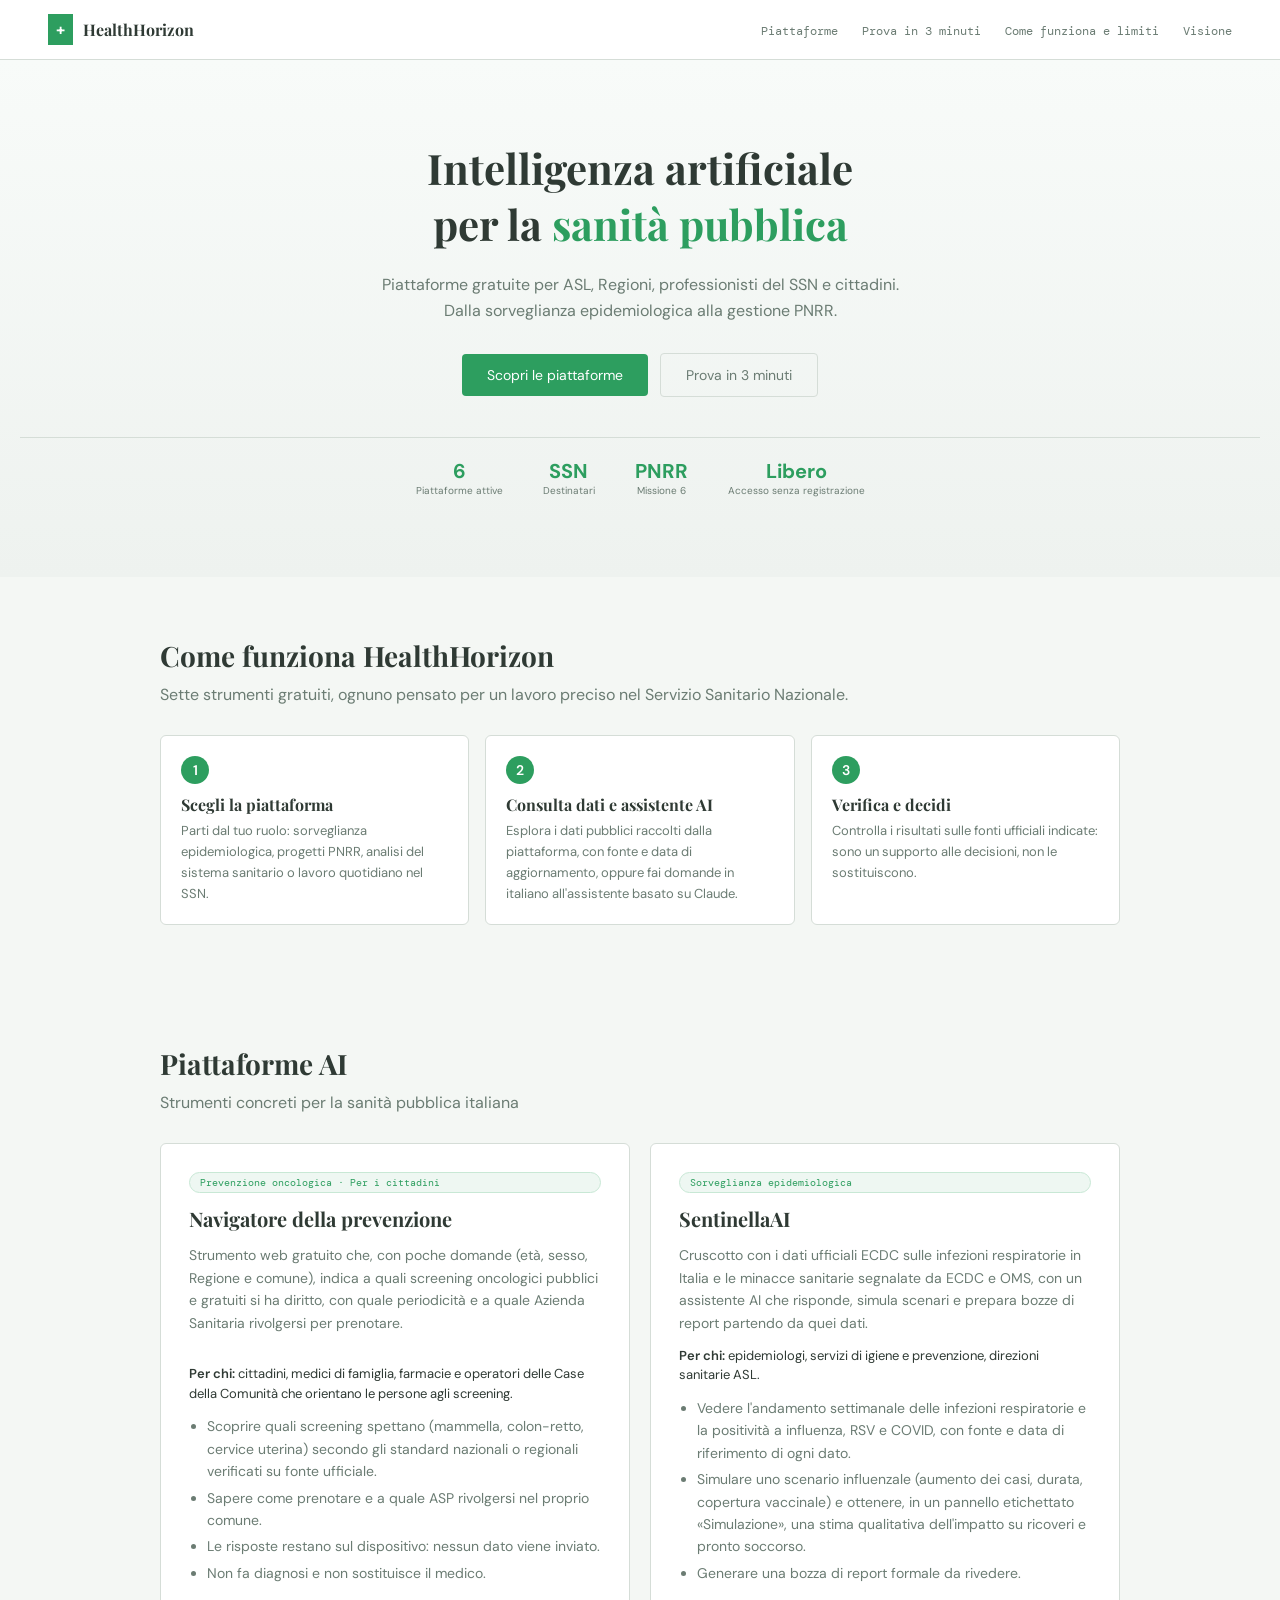
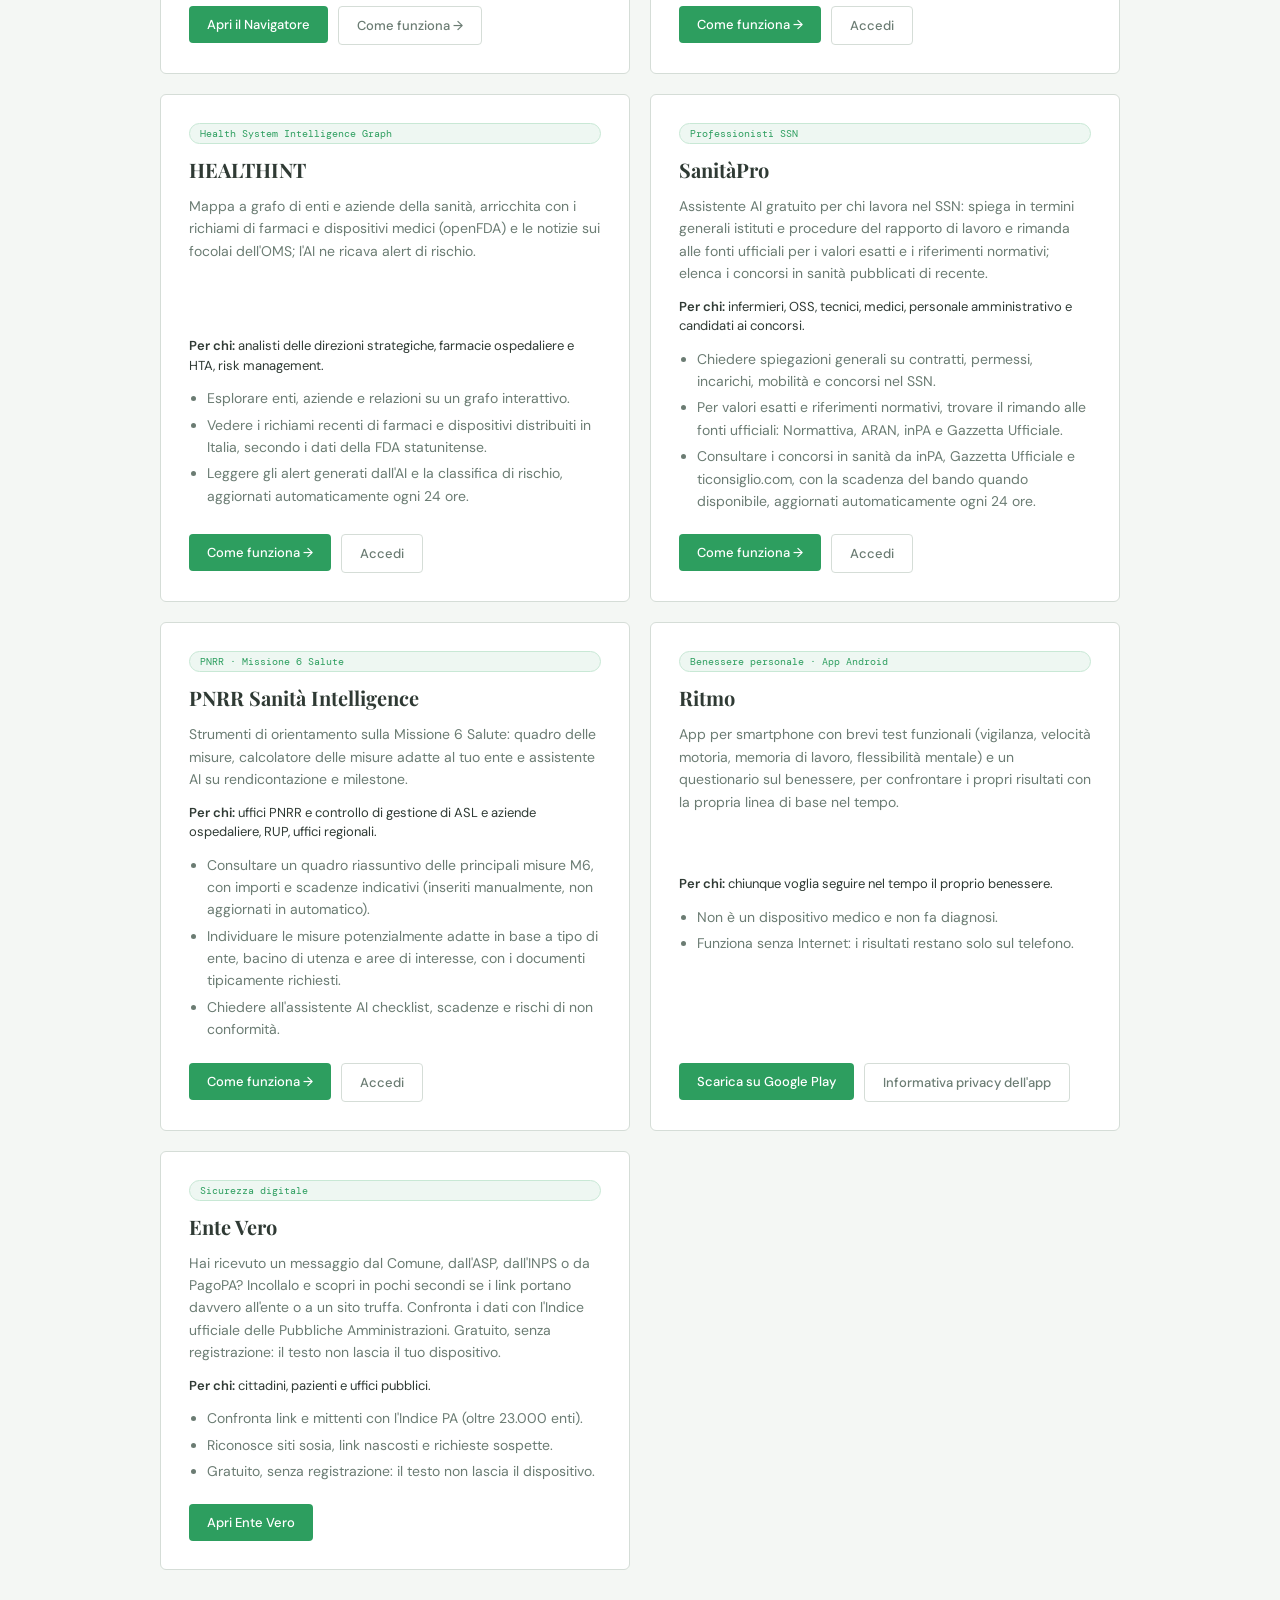
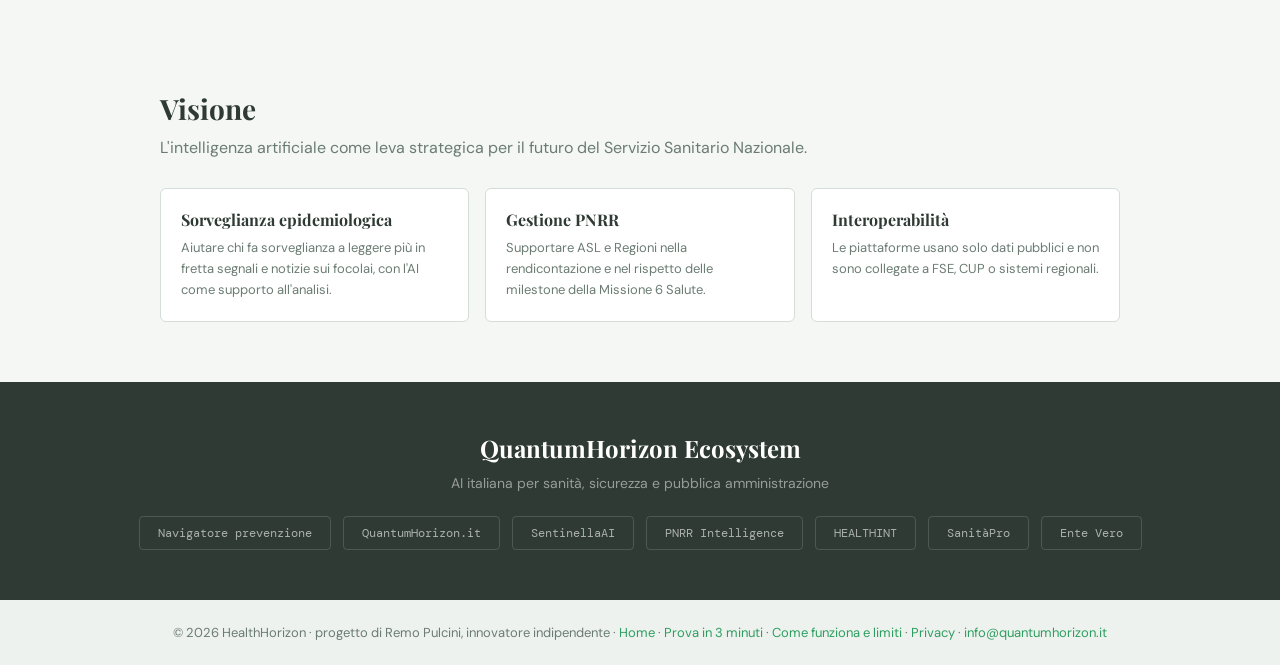
<file: index.html>
<!DOCTYPE html>
<html lang="it">
<head>
<meta charset="UTF-8">
<meta name="viewport" content="width=device-width, initial-scale=1.0">
<title>HealthHorizon — AI per la Sanità Digitale Italiana</title>

<link href="https://fonts.googleapis.com/css2?family=Playfair+Display:wght@400;700;900&family=DM+Sans:wght@300;400;500;600&family=DM+Mono:wght@400;500&display=swap" rel="stylesheet">

<style>
*{margin:0;padding:0;box-sizing:border-box;}

:root{
--paper:#f4f7f4;
--cream:#eef2ef;
--ink:#2f3a34;
--mid:#6b7c73;
--border:#d5ddd7;
--white:#ffffff;
--green:#1a6b3a;
--green2:#2d9e5f;
--teal:#0d7d6b;
}

body{
background:var(--paper);
color:var(--ink);
font-family:'DM Sans',sans-serif;
}

/* NAV */
nav{
background:#ffffff;
padding:0 3rem;
height:60px;
display:flex;
align-items:center;
justify-content:space-between;
border-bottom:1px solid var(--border);
position:sticky;
top:0;
z-index:100;
}

.nav-logo{display:flex;align-items:center;gap:10px;}
.nav-cross{
background:var(--green2);
color:#fff;
padding:5px 8px;
font-weight:700;
}

.nav-name{
font-family:'Playfair Display',serif;
font-weight:700;
}

.nav-links a{
margin-left:20px;
text-decoration:none;
font-family:'DM Mono',monospace;
font-size:12px;
color:var(--mid);
}
.nav-links a:hover{color:var(--ink);}

/* HERO */
.hero{
background:linear-gradient(180deg,#f8fbf9 0%,#eef2ef 100%);
padding:80px 20px;
text-align:center;
}

.hero h1{
font-family:'Playfair Display',serif;
font-size:42px;
margin-bottom:20px;
}

.hero h1 em{
color:var(--green2);
font-style:normal;
}

.hero-sub{
color:var(--mid);
max-width:700px;
margin:auto;
line-height:1.6;
margin-bottom:30px;
}

/* BUTTONS */
.btn{
display:inline-block;
padding:12px 25px;
border-radius:4px;
text-decoration:none;
font-size:14px;
font-family:'DM Sans',sans-serif;
transition:0.2s;
}

.btn-green{
background:var(--green2);
color:#fff;
}
.btn-green:hover{background:var(--green);}

.btn-ghost{
border:1px solid var(--border);
color:var(--mid);
}

.btn-ghost:hover{
color:var(--ink);
border-color:var(--mid);
}

/* STATS */
.hero-stats{
margin-top:40px;
display:flex;
justify-content:center;
gap:40px;
flex-wrap:wrap;
border-top:1px solid var(--border);
padding-top:20px;
}

.stat-n{
font-size:20px;
color:var(--green2);
font-weight:700;
}

.stat-l{
font-size:10px;
color:var(--mid);
}

/* SECTIONS */
.section{
padding:60px 20px;
max-width:1000px;
margin:auto;
}

.sec-title{
font-family:'Playfair Display',serif;
font-size:28px;
margin-bottom:10px;
}

.sec-sub{
color:var(--mid);
margin-bottom:30px;
}

/* CARDS */
.apps-grid{
display:grid;
grid-template-columns:1fr 1fr;
gap:20px;
}

@media(max-width:640px){
.apps-grid{grid-template-columns:1fr;}
.hero h1{font-size:28px;}
nav{padding:8px 1rem;height:auto;flex-wrap:wrap;gap:6px;}
.nav-links{width:100%;display:flex;flex-wrap:wrap;gap:6px 16px;padding-bottom:4px;}
.nav-links a{margin-left:0;white-space:nowrap;}
}

.card{
background:#fff;
border:1px solid var(--border);
padding:28px;
border-radius:6px;
transition:0.3s;
display:flex;
flex-direction:column;
gap:12px;
}

.card:hover{
transform:translateY(-3px);
box-shadow:0 5px 20px rgba(0,0,0,0.08);
}

.card h3{
font-family:'Playfair Display',serif;
font-size:20px;
color:var(--ink);
}

.card p{
color:var(--mid);
font-size:14px;
line-height:1.6;
flex:1;
}

.card-tag{
display:inline-block;
font-family:'DM Mono',monospace;
font-size:10px;
color:var(--green2);
background:#eef7f2;
border:1px solid #c8e8d5;
padding:3px 10px;
border-radius:20px;
}

.card-link{
display:inline-flex;
align-items:center;
gap:6px;
margin-top:6px;
padding:10px 18px;
background:var(--green2);
color:#fff;
border-radius:4px;
text-decoration:none;
font-size:13px;
font-weight:500;
transition:0.2s;
align-self:flex-start;
}
.card-link:hover{background:var(--green);}

.card-link-ghost{
display:inline-flex;
align-items:center;
gap:6px;
margin-top:6px;
padding:10px 18px;
background:transparent;
color:var(--mid);
border:1px solid var(--border);
border-radius:4px;
text-decoration:none;
font-size:13px;
font-weight:500;
transition:0.2s;
align-self:flex-start;
}
.card-link-ghost:hover{color:var(--ink);border-color:var(--mid);}

.coming-soon{
display:inline-block;
font-family:'DM Mono',monospace;
font-size:10px;
color:var(--mid);
background:var(--cream);
border:1px solid var(--border);
padding:3px 10px;
border-radius:20px;
}

.card-for{
font-size:13px;
color:var(--ink);
line-height:1.5;
}
.card-for strong{font-weight:600;}

.card ul{
margin:0 0 0 18px;
color:var(--mid);
font-size:14px;
line-height:1.6;
flex:1;
}
.card ul li{margin-bottom:4px;}

.card-actions{
display:flex;
flex-wrap:wrap;
gap:10px;
align-items:center;
}

/* COME FUNZIONA */
.steps{
display:grid;
grid-template-columns:repeat(3,1fr);
gap:16px;
counter-reset:step;
}
@media(max-width:640px){.steps{grid-template-columns:1fr;}}
.step{
background:#fff;
border:1px solid var(--border);
border-radius:6px;
padding:20px;
position:relative;
}
.step::before{
counter-increment:step;
content:counter(step);
display:inline-flex;
align-items:center;
justify-content:center;
width:28px;height:28px;
border-radius:50%;
background:var(--green2);
color:#fff;
font-weight:600;
font-size:14px;
margin-bottom:10px;
}
.step h4{
font-family:'Playfair Display',serif;
font-size:16px;
margin-bottom:6px;
color:var(--ink);
}
.step p{font-size:13px;color:var(--mid);line-height:1.6;}

/* VISIONE */
.visione-grid{
display:grid;
grid-template-columns:1fr 1fr 1fr;
gap:16px;
margin-top:30px;
}

@media(max-width:640px){.visione-grid{grid-template-columns:1fr;}}

.visione-item{
background:#fff;
border:1px solid var(--border);
border-radius:6px;
padding:20px;
}

.visione-item h4{
font-family:'Playfair Display',serif;
font-size:16px;
margin-bottom:8px;
color:var(--ink);
}

.visione-item p{
font-size:13px;
color:var(--mid);
line-height:1.6;
}

/* ECOSYSTEM */
.ecosystem{
background:var(--ink);
padding:50px 20px;
text-align:center;
}

.ecosystem h3{
font-family:'Playfair Display',serif;
font-size:24px;
color:#fff;
margin-bottom:10px;
}

.ecosystem p{
color:rgba(255,255,255,0.5);
font-size:14px;
margin-bottom:24px;
}

.ecosystem-links{
display:flex;
justify-content:center;
gap:12px;
flex-wrap:wrap;
}

.eco-link{
text-decoration:none;
font-family:'DM Mono',monospace;
font-size:12px;
color:rgba(255,255,255,0.6);
border:1px solid rgba(255,255,255,0.15);
padding:8px 18px;
border-radius:4px;
transition:0.2s;
}
.eco-link:hover{color:#fff;border-color:rgba(255,255,255,0.4);}

/* FOOTER */
footer{
background:#eef2ef;
padding:24px 20px;
text-align:center;
color:var(--mid);
font-size:13px;
}

footer a{color:var(--green2);text-decoration:none;}
footer a:hover{text-decoration:underline;}
</style>

</head>

<body>

<nav>
  <div class="nav-logo">
    <div class="nav-cross">+</div>
    <div class="nav-name">HealthHorizon</div>
  </div>
  <div class="nav-links">
    <a href="#apps">Piattaforme</a>
    <a href="prova.html">Prova in 3 minuti</a>
    <a href="come-funziona.html">Come funziona e limiti</a>
    <a href="#visione">Visione</a>
  </div>
</nav>

<!-- HERO -->
<div class="hero">
  <h1>Intelligenza artificiale<br>per la <em>sanità pubblica</em></h1>
  <p class="hero-sub">
    Piattaforme gratuite per ASL, Regioni, professionisti del SSN e cittadini.<br>
    Dalla sorveglianza epidemiologica alla gestione PNRR.
  </p>
  <a href="#apps" class="btn btn-green">Scopri le piattaforme</a>&nbsp;&nbsp;
  <a href="prova.html" class="btn btn-ghost">Prova in 3 minuti</a>

  <div class="hero-stats">
    <div><div class="stat-n">6</div><div class="stat-l">Piattaforme attive</div></div>
    <div><div class="stat-n">SSN</div><div class="stat-l">Destinatari</div></div>
    <div><div class="stat-n">PNRR</div><div class="stat-l">Missione 6</div></div>
    <div><div class="stat-n">Libero</div><div class="stat-l">Accesso senza registrazione</div></div>
  </div>
</div>

<!-- COME FUNZIONA -->
<section class="section" id="come-funziona">
  <h2 class="sec-title">Come funziona HealthHorizon</h2>
  <p class="sec-sub">Sette strumenti gratuiti, ognuno pensato per un lavoro preciso nel Servizio Sanitario Nazionale.</p>
  <div class="steps">
    <div class="step">
      <h4>Scegli la piattaforma</h4>
      <p>Parti dal tuo ruolo: sorveglianza epidemiologica, progetti PNRR, analisi del sistema sanitario o lavoro quotidiano nel SSN.</p>
    </div>
    <div class="step">
      <h4>Consulta dati e assistente AI</h4>
      <p>Esplora i dati pubblici raccolti dalla piattaforma, con fonte e data di aggiornamento, oppure fai domande in italiano all'assistente basato su Claude.</p>
    </div>
    <div class="step">
      <h4>Verifica e decidi</h4>
      <p>Controlla i risultati sulle fonti ufficiali indicate: sono un supporto alle decisioni, non le sostituiscono.</p>
    </div>
  </div>
</section>

<!-- APPS -->
<section class="section" id="apps">
  <h2 class="sec-title">Piattaforme AI</h2>
  <p class="sec-sub">Strumenti concreti per la sanità pubblica italiana</p>

  <div class="apps-grid">

    <div class="card">
      <span class="card-tag">Prevenzione oncologica · Per i cittadini</span>
      <h3>Navigatore della prevenzione</h3>
      <p>Strumento web gratuito che, con poche domande (età, sesso, Regione e comune), indica a quali screening oncologici pubblici e gratuiti si ha diritto, con quale periodicità e a quale Azienda Sanitaria rivolgersi per prenotare.</p>
      <div class="card-for"><strong>Per chi:</strong> cittadini, medici di famiglia, farmacie e operatori delle Case della Comunità che orientano le persone agli screening.</div>
      <ul>
        <li>Scoprire quali screening spettano (mammella, colon-retto, cervice uterina) secondo gli standard nazionali o regionali verificati su fonte ufficiale.</li>
        <li>Sapere come prenotare e a quale ASP rivolgersi nel proprio comune.</li>
        <li>Le risposte restano sul dispositivo: nessun dato viene inviato.</li>
        <li>Non fa diagnosi e non sostituisce il medico.</li>
      </ul>
      <div class="card-actions">
        <a href="https://tuttiscreening.it/" target="_blank" rel="noopener" class="card-link">Apri il Navigatore</a>
        <a href="https://tuttiscreening.it/come-funziona.html" target="_blank" rel="noopener" class="card-link-ghost">Come funziona →</a>
      </div>
    </div>

    <div class="card">
      <span class="card-tag">Sorveglianza epidemiologica</span>
      <h3>SentinellaAI</h3>
      <p>Cruscotto con i dati ufficiali ECDC sulle infezioni respiratorie in Italia e le minacce sanitarie segnalate da ECDC e OMS, con un assistente AI che risponde, simula scenari e prepara bozze di report partendo da quei dati.</p>
      <div class="card-for"><strong>Per chi:</strong> epidemiologi, servizi di igiene e prevenzione, direzioni sanitarie ASL.</div>
      <ul>
        <li>Vedere l'andamento settimanale delle infezioni respiratorie e la positività a influenza, RSV e COVID, con fonte e data di riferimento di ogni dato.</li>
        <li>Simulare uno scenario influenzale (aumento dei casi, durata, copertura vaccinale) e ottenere, in un pannello etichettato «Simulazione», una stima qualitativa dell'impatto su ricoveri e pronto soccorso.</li>
        <li>Generare una bozza di report formale da rivedere.</li>
      </ul>
      <div class="card-actions">
        <a href="sentinellaai.html" class="card-link">Come funziona →</a>
        <a href="https://sentinellaai.onrender.com" target="_blank" rel="noopener" class="card-link-ghost">Accedi</a>
      </div>
    </div>

    <div class="card">
      <span class="card-tag">Health System Intelligence Graph</span>
      <h3>HEALTHINT</h3>
      <p>Mappa a grafo di enti e aziende della sanità, arricchita con i richiami di farmaci e dispositivi medici (openFDA) e le notizie sui focolai dell'OMS; l'AI ne ricava alert di rischio.</p>
      <div class="card-for"><strong>Per chi:</strong> analisti delle direzioni strategiche, farmacie ospedaliere e HTA, risk management.</div>
      <ul>
        <li>Esplorare enti, aziende e relazioni su un grafo interattivo.</li>
        <li>Vedere i richiami recenti di farmaci e dispositivi distribuiti in Italia, secondo i dati della FDA statunitense.</li>
        <li>Leggere gli alert generati dall'AI e la classifica di rischio, aggiornati automaticamente ogni 24 ore.</li>
      </ul>
      <div class="card-actions">
        <a href="healthint.html" class="card-link">Come funziona →</a>
        <a href="https://healthint-frontend.onrender.com" target="_blank" rel="noopener" class="card-link-ghost">Accedi</a>
      </div>
    </div>

    <div class="card">
      <span class="card-tag">Professionisti SSN</span>
      <h3>SanitàPro</h3>
      <p>Assistente AI gratuito per chi lavora nel SSN: spiega in termini generali istituti e procedure del rapporto di lavoro e rimanda alle fonti ufficiali per i valori esatti e i riferimenti normativi; elenca i concorsi in sanità pubblicati di recente.</p>
      <div class="card-for"><strong>Per chi:</strong> infermieri, OSS, tecnici, medici, personale amministrativo e candidati ai concorsi.</div>
      <ul>
        <li>Chiedere spiegazioni generali su contratti, permessi, incarichi, mobilità e concorsi nel SSN.</li>
        <li>Per valori esatti e riferimenti normativi, trovare il rimando alle fonti ufficiali: Normattiva, ARAN, inPA e Gazzetta Ufficiale.</li>
        <li>Consultare i concorsi in sanità da inPA, Gazzetta Ufficiale e ticonsiglio.com, con la scadenza del bando quando disponibile, aggiornati automaticamente ogni 24 ore.</li>
      </ul>
      <div class="card-actions">
        <a href="sanitapro.html" class="card-link">Come funziona →</a>
        <a href="https://www.lavorossn.it" target="_blank" rel="noopener" class="card-link-ghost">Accedi</a>
      </div>
    </div>

    <div class="card">
      <span class="card-tag">PNRR · Missione 6 Salute</span>
      <h3>PNRR Sanità Intelligence</h3>
      <p>Strumenti di orientamento sulla Missione 6 Salute: quadro delle misure, calcolatore delle misure adatte al tuo ente e assistente AI su rendicontazione e milestone.</p>
      <div class="card-for"><strong>Per chi:</strong> uffici PNRR e controllo di gestione di ASL e aziende ospedaliere, RUP, uffici regionali.</div>
      <ul>
        <li>Consultare un quadro riassuntivo delle principali misure M6, con importi e scadenze indicativi (inseriti manualmente, non aggiornati in automatico).</li>
        <li>Individuare le misure potenzialmente adatte in base a tipo di ente, bacino di utenza e aree di interesse, con i documenti tipicamente richiesti.</li>
        <li>Chiedere all'assistente AI checklist, scadenze e rischi di non conformità.</li>
      </ul>
      <div class="card-actions">
        <a href="pnrr-intelligence.html" class="card-link">Come funziona →</a>
        <a href="pnrr.html" class="card-link-ghost">Accedi</a>
      </div>
    </div>

    <div class="card">
      <span class="card-tag">Benessere personale · App Android</span>
      <h3>Ritmo</h3>
      <p>App per smartphone con brevi test funzionali (vigilanza, velocità motoria, memoria di lavoro, flessibilità mentale) e un questionario sul benessere, per confrontare i propri risultati con la propria linea di base nel tempo.</p>
      <div class="card-for"><strong>Per chi:</strong> chiunque voglia seguire nel tempo il proprio benessere.</div>
      <ul>
        <li>Non è un dispositivo medico e non fa diagnosi.</li>
        <li>Funziona senza Internet: i risultati restano solo sul telefono.</li>
      </ul>
      <div class="card-actions">
        <a href="https://play.google.com/store/apps/details?id=com.quantumcyberlabs.ritmo" target="_blank" rel="noopener" class="card-link">Scarica su Google Play</a>
        <a href="ritmo/privacy/" class="card-link-ghost">Informativa privacy dell'app</a>
      </div>
    </div>

    <div class="card">
      <span class="card-tag">Sicurezza digitale</span>
      <h3>Ente Vero</h3>
      <p>Hai ricevuto un messaggio dal Comune, dall'ASP, dall'INPS o da PagoPA? Incollalo e scopri in pochi secondi se i link portano davvero all'ente o a un sito truffa. Confronta i dati con l'Indice ufficiale delle Pubbliche Amministrazioni. Gratuito, senza registrazione: il testo non lascia il tuo dispositivo.</p>
      <div class="card-for"><strong>Per chi:</strong> cittadini, pazienti e uffici pubblici.</div>
      <ul>
        <li>Confronta link e mittenti con l'Indice PA (oltre 23.000 enti).</li>
        <li>Riconosce siti sosia, link nascosti e richieste sospette.</li>
        <li>Gratuito, senza registrazione: il testo non lascia il dispositivo.</li>
      </ul>
      <div class="card-actions">
        <a href="/ente-vero/" class="card-link">Apri Ente Vero</a>
      </div>
    </div>

  </div>
</section>

<!-- VISIONE -->
<section class="section" id="visione">
  <h2 class="sec-title">Visione</h2>
  <p class="sec-sub">L'intelligenza artificiale come leva strategica per il futuro del Servizio Sanitario Nazionale.</p>

  <div class="visione-grid">
    <div class="visione-item">
      <h4>Sorveglianza epidemiologica</h4>
      <p>Aiutare chi fa sorveglianza a leggere più in fretta segnali e notizie sui focolai, con l'AI come supporto all'analisi.</p>
    </div>
    <div class="visione-item">
      <h4>Gestione PNRR</h4>
      <p>Supportare ASL e Regioni nella rendicontazione e nel rispetto delle milestone della Missione 6 Salute.</p>
    </div>
    <div class="visione-item">
      <h4>Interoperabilità</h4>
      <p>Le piattaforme usano solo dati pubblici e non sono collegate a FSE, CUP o sistemi regionali.</p>
    </div>
  </div>
</section>

<!-- ECOSYSTEM -->
<div class="ecosystem">
  <h3>QuantumHorizon Ecosystem</h3>
  <p>AI italiana per sanità, sicurezza e pubblica amministrazione</p>
  <div class="ecosystem-links">
    <a href="https://tuttiscreening.it/" target="_blank" rel="noopener" class="eco-link">Navigatore prevenzione</a>
    <a href="https://quantumhorizon.it" target="_blank" class="eco-link">QuantumHorizon.it</a>
    <a href="https://sentinellaai.onrender.com" target="_blank" class="eco-link">SentinellaAI</a>
    <a href="pnrr.html" class="eco-link">PNRR Intelligence</a>
    <a href="https://healthint-frontend.onrender.com" target="_blank" class="eco-link">HEALTHINT</a>
    <a href="https://www.lavorossn.it" target="_blank" class="eco-link">SanitàPro</a>
    <a href="/ente-vero/" class="eco-link">Ente Vero</a>
  </div>
</div>

<footer>
  © 2026 HealthHorizon · progetto di Remo Pulcini, innovatore indipendente ·
  <a href="index.html">Home</a> ·
  <a href="prova.html">Prova in 3 minuti</a> ·
  <a href="come-funziona.html">Come funziona e limiti</a> ·
  <a href="privacy.html">Privacy</a> ·
  <a href="mailto:info@quantumhorizon.it">info@quantumhorizon.it</a>
</footer>

</body>
</html>
</file>
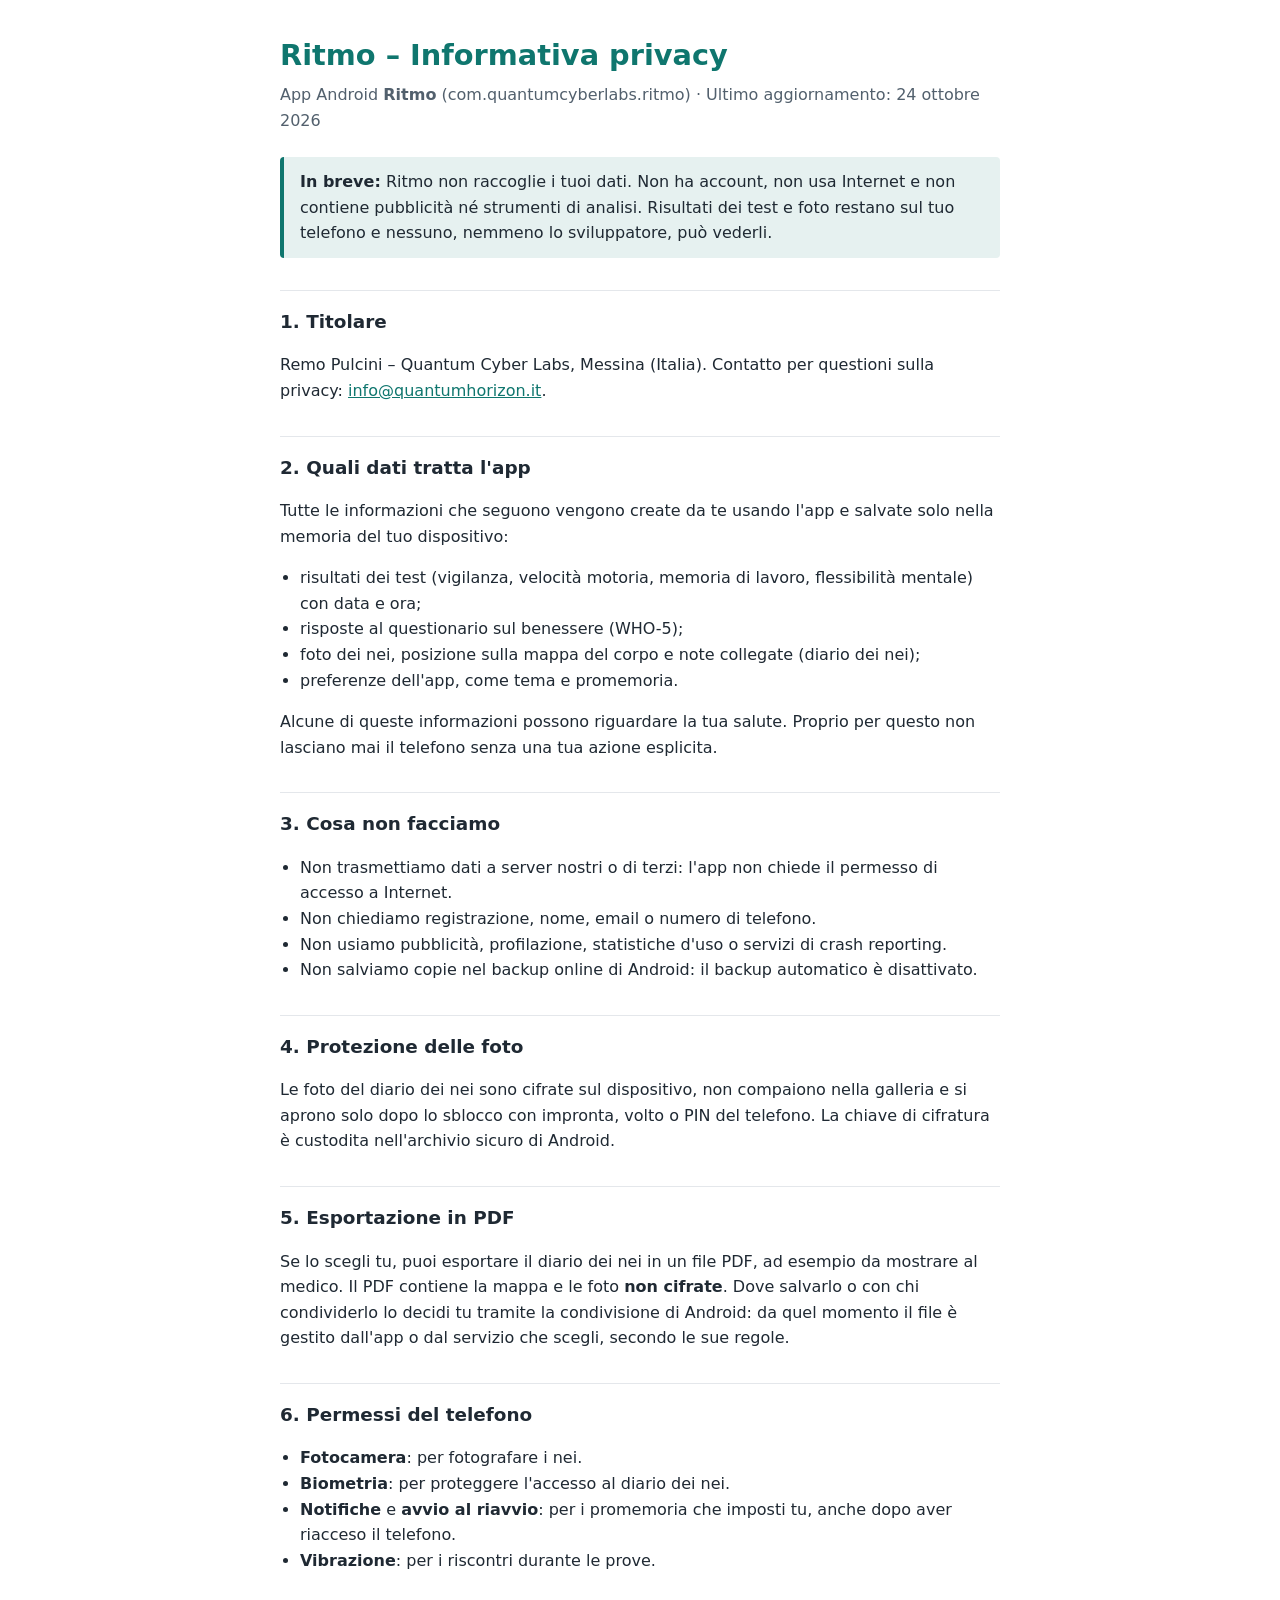
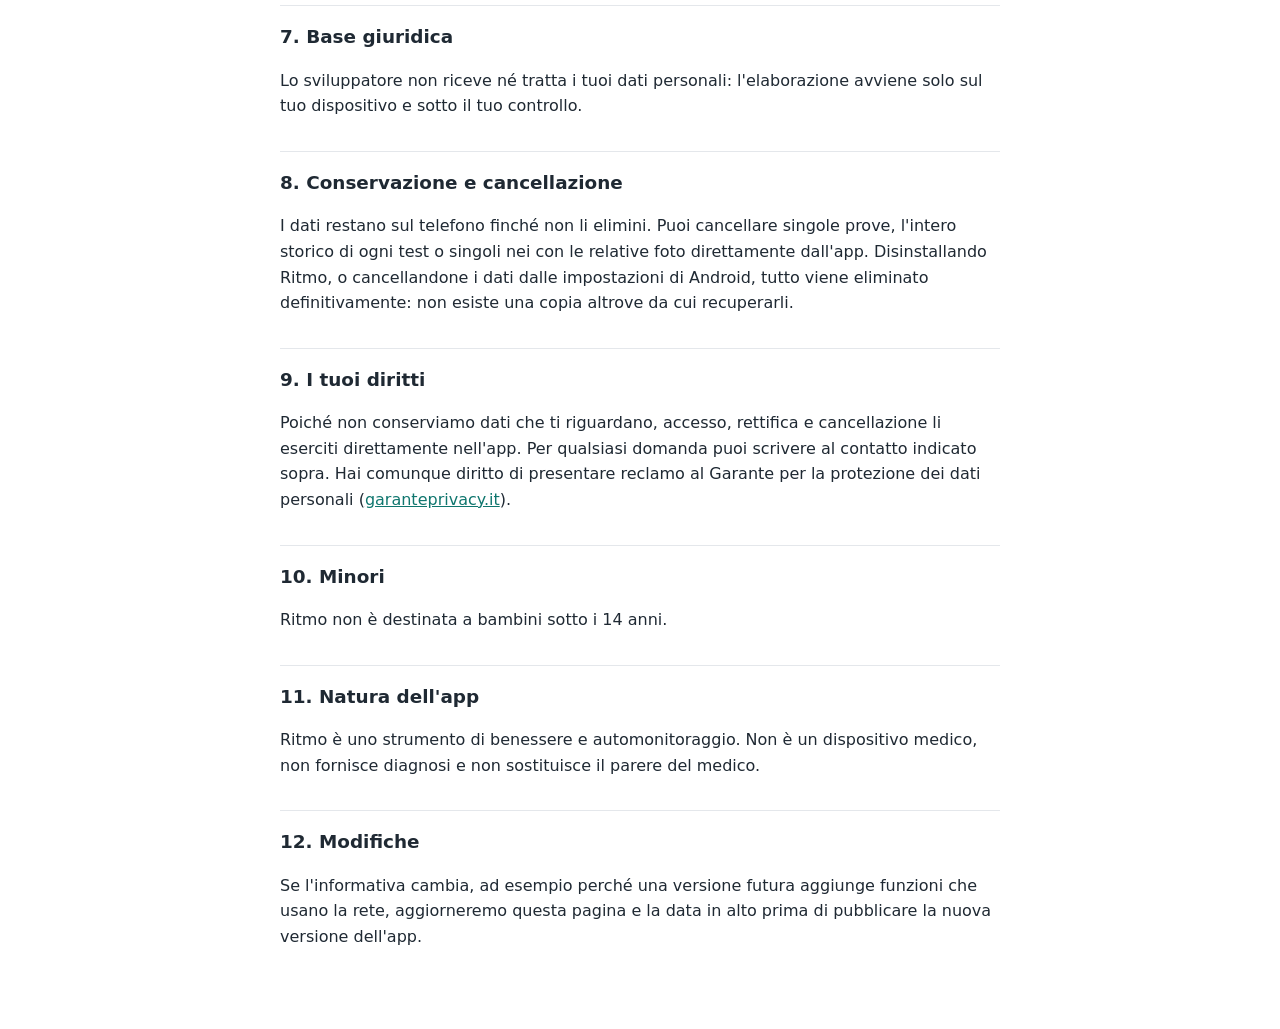
<file: ritmo/privacy/index.html>
<!doctype html>
<html lang="it">
<head>
<meta charset="utf-8">
<meta name="viewport" content="width=device-width, initial-scale=1">
<title>Ritmo – Informativa privacy</title>
<meta name="description" content="Informativa sulla privacy dell'app Ritmo: tutti i dati restano sul telefono.">
<style>
  :root { --bg:#ffffff; --fg:#1f2933; --muted:#52606d; --accent:#0F766E; --line:#e4e7eb; }
  @media (prefers-color-scheme: dark) {
    :root { --bg:#111827; --fg:#e5e7eb; --muted:#9ca3af; --accent:#5eead4; --line:#374151; }
  }
  body { margin:0; background:var(--bg); color:var(--fg);
         font:16px/1.6 system-ui, -apple-system, "Segoe UI", Roboto, sans-serif; }
  main { max-width:720px; margin:0 auto; padding:32px 16px 64px; }
  h1 { color:var(--accent); font-size:1.8rem; margin:0 0 4px; }
  h2 { font-size:1.15rem; margin:32px 0 8px; padding-top:16px; border-top:1px solid var(--line); }
  .meta { color:var(--muted); margin:0 0 24px; }
  .box { background:color-mix(in srgb, var(--accent) 10%, transparent);
         border-left:4px solid var(--accent); padding:12px 16px; border-radius:4px; }
  a { color:var(--accent); }
  ul { padding-left:20px; }
</style>
</head>
<body>
<main>
<h1>Ritmo – Informativa privacy</h1>
<p class="meta">App Android <strong>Ritmo</strong> (com.quantumcyberlabs.ritmo) · Ultimo aggiornamento: 24 ottobre 2026</p>

<p class="box"><strong>In breve:</strong> Ritmo non raccoglie i tuoi dati. Non ha account, non usa Internet e non contiene pubblicità né strumenti di analisi. Risultati dei test e foto restano sul tuo telefono e nessuno, nemmeno lo sviluppatore, può vederli.</p>

<h2>1. Titolare</h2>
<p>Remo Pulcini – Quantum Cyber Labs, Messina (Italia). Contatto per questioni sulla privacy: <a href="mailto:info@quantumhorizon.it">info@quantumhorizon.it</a>.</p>

<h2>2. Quali dati tratta l'app</h2>
<p>Tutte le informazioni che seguono vengono create da te usando l'app e salvate solo nella memoria del tuo dispositivo:</p>
<ul>
  <li>risultati dei test (vigilanza, velocità motoria, memoria di lavoro, flessibilità mentale) con data e ora;</li>
  <li>risposte al questionario sul benessere (WHO-5);</li>
  <li>foto dei nei, posizione sulla mappa del corpo e note collegate (diario dei nei);</li>
  <li>preferenze dell'app, come tema e promemoria.</li>
</ul>
<p>Alcune di queste informazioni possono riguardare la tua salute. Proprio per questo non lasciano mai il telefono senza una tua azione esplicita.</p>

<h2>3. Cosa non facciamo</h2>
<ul>
  <li>Non trasmettiamo dati a server nostri o di terzi: l'app non chiede il permesso di accesso a Internet.</li>
  <li>Non chiediamo registrazione, nome, email o numero di telefono.</li>
  <li>Non usiamo pubblicità, profilazione, statistiche d'uso o servizi di crash reporting.</li>
  <li>Non salviamo copie nel backup online di Android: il backup automatico è disattivato.</li>
</ul>

<h2>4. Protezione delle foto</h2>
<p>Le foto del diario dei nei sono cifrate sul dispositivo, non compaiono nella galleria e si aprono solo dopo lo sblocco con impronta, volto o PIN del telefono. La chiave di cifratura è custodita nell'archivio sicuro di Android.</p>

<h2>5. Esportazione in PDF</h2>
<p>Se lo scegli tu, puoi esportare il diario dei nei in un file PDF, ad esempio da mostrare al medico. Il PDF contiene la mappa e le foto <strong>non cifrate</strong>. Dove salvarlo o con chi condividerlo lo decidi tu tramite la condivisione di Android: da quel momento il file è gestito dall'app o dal servizio che scegli, secondo le sue regole.</p>

<h2>6. Permessi del telefono</h2>
<ul>
  <li><strong>Fotocamera</strong>: per fotografare i nei.</li>
  <li><strong>Biometria</strong>: per proteggere l'accesso al diario dei nei.</li>
  <li><strong>Notifiche</strong> e <strong>avvio al riavvio</strong>: per i promemoria che imposti tu, anche dopo aver riacceso il telefono.</li>
  <li><strong>Vibrazione</strong>: per i riscontri durante le prove.</li>
</ul>

<h2>7. Base giuridica</h2>
<p>Lo sviluppatore non riceve né tratta i tuoi dati personali: l'elaborazione avviene solo sul tuo dispositivo e sotto il tuo controllo.</p>

<h2>8. Conservazione e cancellazione</h2>
<p>I dati restano sul telefono finché non li elimini. Puoi cancellare singole prove, l'intero storico di ogni test o singoli nei con le relative foto direttamente dall'app. Disinstallando Ritmo, o cancellandone i dati dalle impostazioni di Android, tutto viene eliminato definitivamente: non esiste una copia altrove da cui recuperarli.</p>

<h2>9. I tuoi diritti</h2>
<p>Poiché non conserviamo dati che ti riguardano, accesso, rettifica e cancellazione li eserciti direttamente nell'app. Per qualsiasi domanda puoi scrivere al contatto indicato sopra. Hai comunque diritto di presentare reclamo al Garante per la protezione dei dati personali (<a href="https://www.garanteprivacy.it">garanteprivacy.it</a>).</p>

<h2>10. Minori</h2>
<p>Ritmo non è destinata a bambini sotto i 14 anni.</p>

<h2>11. Natura dell'app</h2>
<p>Ritmo è uno strumento di benessere e automonitoraggio. Non è un dispositivo medico, non fornisce diagnosi e non sostituisce il parere del medico.</p>

<h2>12. Modifiche</h2>
<p>Se l'informativa cambia, ad esempio perché una versione futura aggiunge funzioni che usano la rete, aggiorneremo questa pagina e la data in alto prima di pubblicare la nuova versione dell'app.</p>
</main>
</body>
</html>
</file>
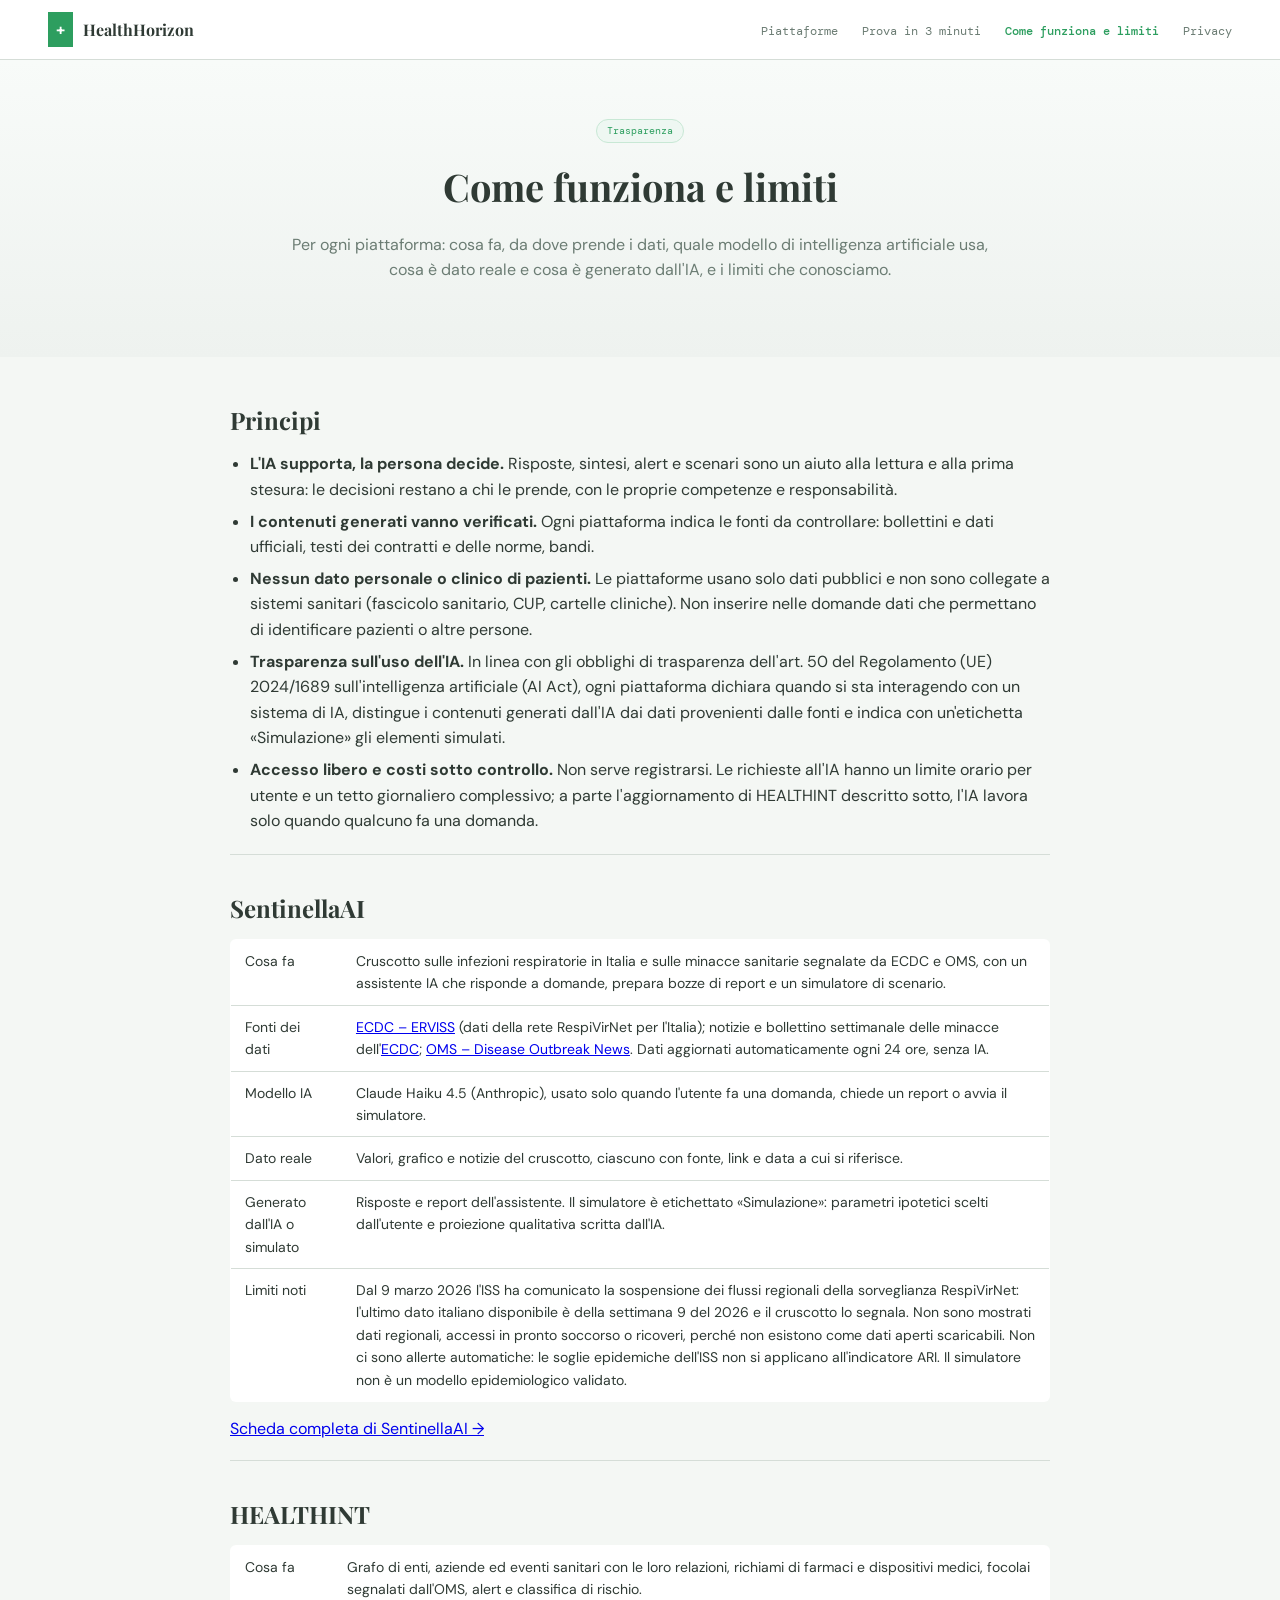
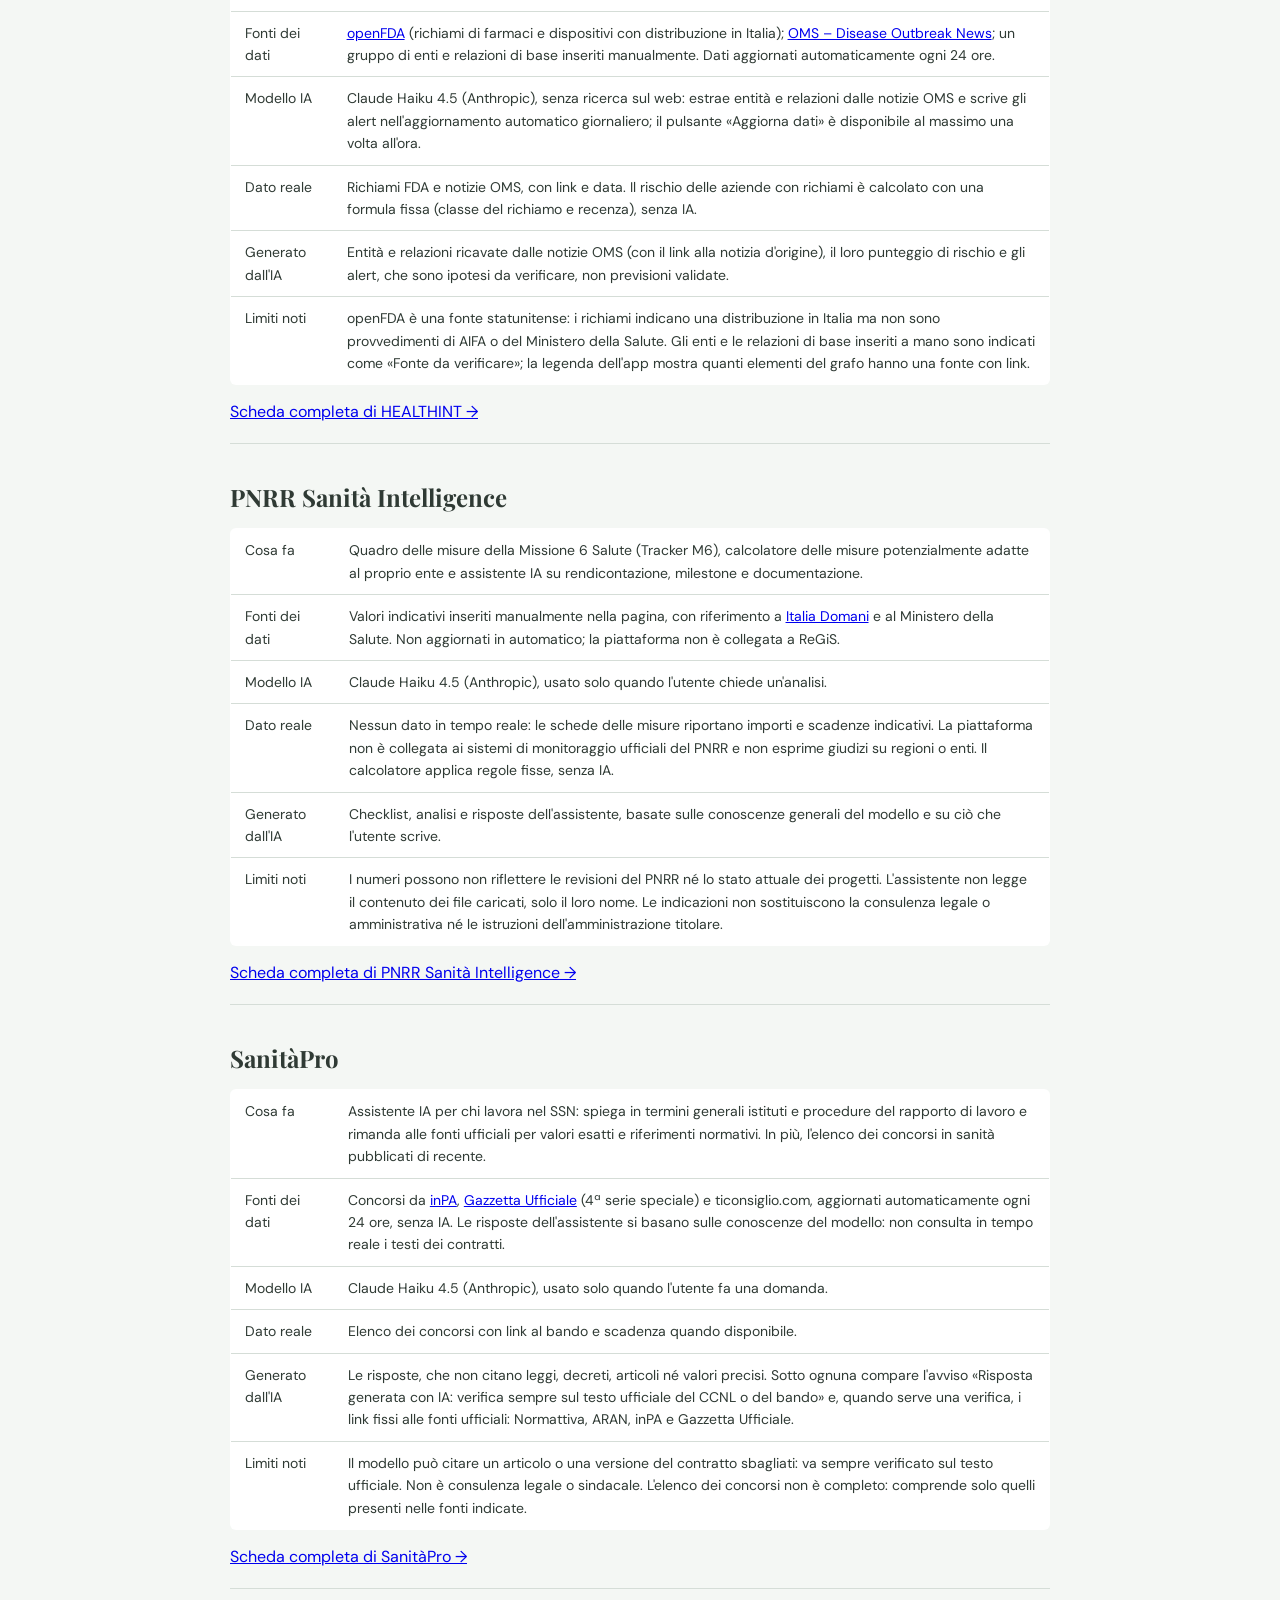
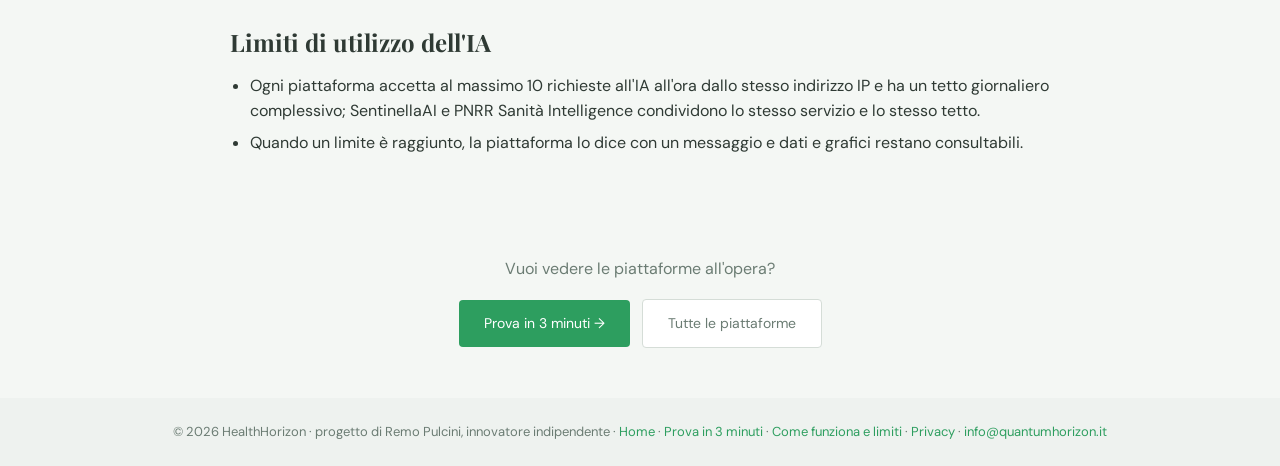
<file: come-funziona.html>
<!DOCTYPE html>
<html lang="it">
<head>
<meta charset="UTF-8">
<meta name="viewport" content="width=device-width, initial-scale=1.0">
<title>Come funziona e limiti | HealthHorizon</title>
<meta name="description" content="Come funzionano le piattaforme HealthHorizon: fonti dei dati, modelli di intelligenza artificiale, cosa è dato reale e cosa è generato dall'IA, limiti noti e principi di trasparenza.">
<link href="https://fonts.googleapis.com/css2?family=Playfair+Display:wght@400;700;900&family=DM+Sans:wght@300;400;500;600&family=DM+Mono:wght@400;500&display=swap" rel="stylesheet">
<link rel="stylesheet" href="piattaforme.css">
</head>
<body>
<nav>
  <a class="nav-logo" href="index.html">
    <div class="nav-cross">+</div>
    <div class="nav-name">HealthHorizon</div>
  </a>
  <div class="nav-links">
    <a href="index.html#apps">Piattaforme</a>
    <a href="prova.html">Prova in 3 minuti</a>
    <a href="come-funziona.html" aria-current="page">Come funziona e limiti</a>
    <a href="privacy.html">Privacy</a>
  </div>
</nav>

<header class="page-hero">
  <span class="tag">Trasparenza</span>
  <h1>Come funziona e limiti</h1>
  <p class="lead">Per ogni piattaforma: cosa fa, da dove prende i dati, quale modello di intelligenza artificiale usa, cosa è dato reale e cosa è generato dall'IA, e i limiti che conosciamo.</p>
</header>

<main>

<section class="block">
  <h2>Principi</h2>
  <ul>
    <li><strong>L'IA supporta, la persona decide.</strong> Risposte, sintesi, alert e scenari sono un aiuto alla lettura e alla prima stesura: le decisioni restano a chi le prende, con le proprie competenze e responsabilità.</li>
    <li><strong>I contenuti generati vanno verificati.</strong> Ogni piattaforma indica le fonti da controllare: bollettini e dati ufficiali, testi dei contratti e delle norme, bandi.</li>
    <li><strong>Nessun dato personale o clinico di pazienti.</strong> Le piattaforme usano solo dati pubblici e non sono collegate a sistemi sanitari (fascicolo sanitario, CUP, cartelle cliniche). Non inserire nelle domande dati che permettano di identificare pazienti o altre persone.</li>
    <li><strong>Trasparenza sull'uso dell'IA.</strong> In linea con gli obblighi di trasparenza dell'art. 50 del Regolamento (UE) 2024/1689 sull'intelligenza artificiale (AI Act), ogni piattaforma dichiara quando si sta interagendo con un sistema di IA, distingue i contenuti generati dall'IA dai dati provenienti dalle fonti e indica con un'etichetta «Simulazione» gli elementi simulati.</li>
    <li><strong>Accesso libero e costi sotto controllo.</strong> Non serve registrarsi. Le richieste all'IA hanno un limite orario per utente e un tetto giornaliero complessivo; a parte l'aggiornamento di HEALTHINT descritto sotto, l'IA lavora solo quando qualcuno fa una domanda.</li>
  </ul>
</section>

<section class="block" id="sentinellaai">
  <h2>SentinellaAI</h2>
  <table class="sources">
    <tbody>
      <tr><td>Cosa fa</td><td>Cruscotto sulle infezioni respiratorie in Italia e sulle minacce sanitarie segnalate da ECDC e OMS, con un assistente IA che risponde a domande, prepara bozze di report e un simulatore di scenario.</td></tr>
      <tr><td>Fonti dei dati</td><td><a href="https://github.com/EU-ECDC/Respiratory_viruses_weekly_data" target="_blank" rel="noopener">ECDC – ERVISS</a> (dati della rete RespiVirNet per l'Italia); notizie e bollettino settimanale delle minacce dell'<a href="https://www.ecdc.europa.eu" target="_blank" rel="noopener">ECDC</a>; <a href="https://www.who.int/emergencies/disease-outbreak-news" target="_blank" rel="noopener">OMS – Disease Outbreak News</a>. Dati aggiornati automaticamente ogni 24 ore, senza IA.</td></tr>
      <tr><td>Modello IA</td><td>Claude Haiku 4.5 (Anthropic), usato solo quando l'utente fa una domanda, chiede un report o avvia il simulatore.</td></tr>
      <tr><td>Dato reale</td><td>Valori, grafico e notizie del cruscotto, ciascuno con fonte, link e data a cui si riferisce.</td></tr>
      <tr><td>Generato dall'IA o simulato</td><td>Risposte e report dell'assistente. Il simulatore è etichettato «Simulazione»: parametri ipotetici scelti dall'utente e proiezione qualitativa scritta dall'IA.</td></tr>
      <tr><td>Limiti noti</td><td>Dal 9 marzo 2026 l'ISS ha comunicato la sospensione dei flussi regionali della sorveglianza RespiVirNet: l'ultimo dato italiano disponibile è della settimana 9 del 2026 e il cruscotto lo segnala. Non sono mostrati dati regionali, accessi in pronto soccorso o ricoveri, perché non esistono come dati aperti scaricabili. Non ci sono allerte automatiche: le soglie epidemiche dell'ISS non si applicano all'indicatore ARI. Il simulatore non è un modello epidemiologico validato.</td></tr>
    </tbody>
  </table>
  <p><a href="sentinellaai.html">Scheda completa di SentinellaAI →</a></p>
</section>

<section class="block" id="healthint">
  <h2>HEALTHINT</h2>
  <table class="sources">
    <tbody>
      <tr><td>Cosa fa</td><td>Grafo di enti, aziende ed eventi sanitari con le loro relazioni, richiami di farmaci e dispositivi medici, focolai segnalati dall'OMS, alert e classifica di rischio.</td></tr>
      <tr><td>Fonti dei dati</td><td><a href="https://open.fda.gov/apis/drug/enforcement/" target="_blank" rel="noopener">openFDA</a> (richiami di farmaci e dispositivi con distribuzione in Italia); <a href="https://www.who.int/emergencies/disease-outbreak-news" target="_blank" rel="noopener">OMS – Disease Outbreak News</a>; un gruppo di enti e relazioni di base inseriti manualmente. Dati aggiornati automaticamente ogni 24 ore.</td></tr>
      <tr><td>Modello IA</td><td>Claude Haiku 4.5 (Anthropic), senza ricerca sul web: estrae entità e relazioni dalle notizie OMS e scrive gli alert nell'aggiornamento automatico giornaliero; il pulsante «Aggiorna dati» è disponibile al massimo una volta all'ora.</td></tr>
      <tr><td>Dato reale</td><td>Richiami FDA e notizie OMS, con link e data. Il rischio delle aziende con richiami è calcolato con una formula fissa (classe del richiamo e recenza), senza IA.</td></tr>
      <tr><td>Generato dall'IA</td><td>Entità e relazioni ricavate dalle notizie OMS (con il link alla notizia d'origine), il loro punteggio di rischio e gli alert, che sono ipotesi da verificare, non previsioni validate.</td></tr>
      <tr><td>Limiti noti</td><td>openFDA è una fonte statunitense: i richiami indicano una distribuzione in Italia ma non sono provvedimenti di AIFA o del Ministero della Salute. Gli enti e le relazioni di base inseriti a mano sono indicati come «Fonte da verificare»; la legenda dell'app mostra quanti elementi del grafo hanno una fonte con link.</td></tr>
    </tbody>
  </table>
  <p><a href="healthint.html">Scheda completa di HEALTHINT →</a></p>
</section>

<section class="block" id="pnrr">
  <h2>PNRR Sanità Intelligence</h2>
  <table class="sources">
    <tbody>
      <tr><td>Cosa fa</td><td>Quadro delle misure della Missione 6 Salute (Tracker M6), calcolatore delle misure potenzialmente adatte al proprio ente e assistente IA su rendicontazione, milestone e documentazione.</td></tr>
      <tr><td>Fonti dei dati</td><td>Valori indicativi inseriti manualmente nella pagina, con riferimento a <a href="https://www.italiadomani.gov.it" target="_blank" rel="noopener">Italia Domani</a> e al Ministero della Salute. Non aggiornati in automatico; la piattaforma non è collegata a ReGiS.</td></tr>
      <tr><td>Modello IA</td><td>Claude Haiku 4.5 (Anthropic), usato solo quando l'utente chiede un'analisi.</td></tr>
      <tr><td>Dato reale</td><td>Nessun dato in tempo reale: le schede delle misure riportano importi e scadenze indicativi. La piattaforma non è collegata ai sistemi di monitoraggio ufficiali del PNRR e non esprime giudizi su regioni o enti. Il calcolatore applica regole fisse, senza IA.</td></tr>
      <tr><td>Generato dall'IA</td><td>Checklist, analisi e risposte dell'assistente, basate sulle conoscenze generali del modello e su ciò che l'utente scrive.</td></tr>
      <tr><td>Limiti noti</td><td>I numeri possono non riflettere le revisioni del PNRR né lo stato attuale dei progetti. L'assistente non legge il contenuto dei file caricati, solo il loro nome. Le indicazioni non sostituiscono la consulenza legale o amministrativa né le istruzioni dell'amministrazione titolare.</td></tr>
    </tbody>
  </table>
  <p><a href="pnrr-intelligence.html">Scheda completa di PNRR Sanità Intelligence →</a></p>
</section>

<section class="block" id="sanitapro">
  <h2>SanitàPro</h2>
  <table class="sources">
    <tbody>
      <tr><td>Cosa fa</td><td>Assistente IA per chi lavora nel SSN: spiega in termini generali istituti e procedure del rapporto di lavoro e rimanda alle fonti ufficiali per valori esatti e riferimenti normativi. In più, l'elenco dei concorsi in sanità pubblicati di recente.</td></tr>
      <tr><td>Fonti dei dati</td><td>Concorsi da <a href="https://www.inpa.gov.it" target="_blank" rel="noopener">inPA</a>, <a href="https://www.gazzettaufficiale.it" target="_blank" rel="noopener">Gazzetta Ufficiale</a> (4ª serie speciale) e ticonsiglio.com, aggiornati automaticamente ogni 24 ore, senza IA. Le risposte dell'assistente si basano sulle conoscenze del modello: non consulta in tempo reale i testi dei contratti.</td></tr>
      <tr><td>Modello IA</td><td>Claude Haiku 4.5 (Anthropic), usato solo quando l'utente fa una domanda.</td></tr>
      <tr><td>Dato reale</td><td>Elenco dei concorsi con link al bando e scadenza quando disponibile.</td></tr>
      <tr><td>Generato dall'IA</td><td>Le risposte, che non citano leggi, decreti, articoli né valori precisi. Sotto ognuna compare l'avviso «Risposta generata con IA: verifica sempre sul testo ufficiale del CCNL o del bando» e, quando serve una verifica, i link fissi alle fonti ufficiali: Normattiva, ARAN, inPA e Gazzetta Ufficiale.</td></tr>
      <tr><td>Limiti noti</td><td>Il modello può citare un articolo o una versione del contratto sbagliati: va sempre verificato sul testo ufficiale. Non è consulenza legale o sindacale. L'elenco dei concorsi non è completo: comprende solo quelli presenti nelle fonti indicate.</td></tr>
    </tbody>
  </table>
  <p><a href="sanitapro.html">Scheda completa di SanitàPro →</a></p>
</section>

<section class="block" id="limiti-uso">
  <h2>Limiti di utilizzo dell'IA</h2>
  <ul>
    <li>Ogni piattaforma accetta al massimo 10 richieste all'IA all'ora dallo stesso indirizzo IP e ha un tetto giornaliero complessivo; SentinellaAI e PNRR Sanità Intelligence condividono lo stesso servizio e lo stesso tetto.</li>
    <li>Quando un limite è raggiunto, la piattaforma lo dice con un messaggio e dati e grafici restano consultabili.</li>
  </ul>
</section>

</main>

<div class="cta">
  <p>Vuoi vedere le piattaforme all'opera?</p>
  <a href="prova.html" class="btn btn-green">Prova in 3 minuti →</a>
  &nbsp;
  <a href="index.html#apps" class="btn btn-ghost">Tutte le piattaforme</a>
</div>

<footer>
  © 2026 HealthHorizon · progetto di Remo Pulcini, innovatore indipendente ·
  <a href="index.html">Home</a> ·
  <a href="prova.html">Prova in 3 minuti</a> ·
  <a href="come-funziona.html">Come funziona e limiti</a> ·
  <a href="privacy.html">Privacy</a> ·
  <a href="mailto:info@quantumhorizon.it">info@quantumhorizon.it</a>
</footer>

</body>
</html>
</file>
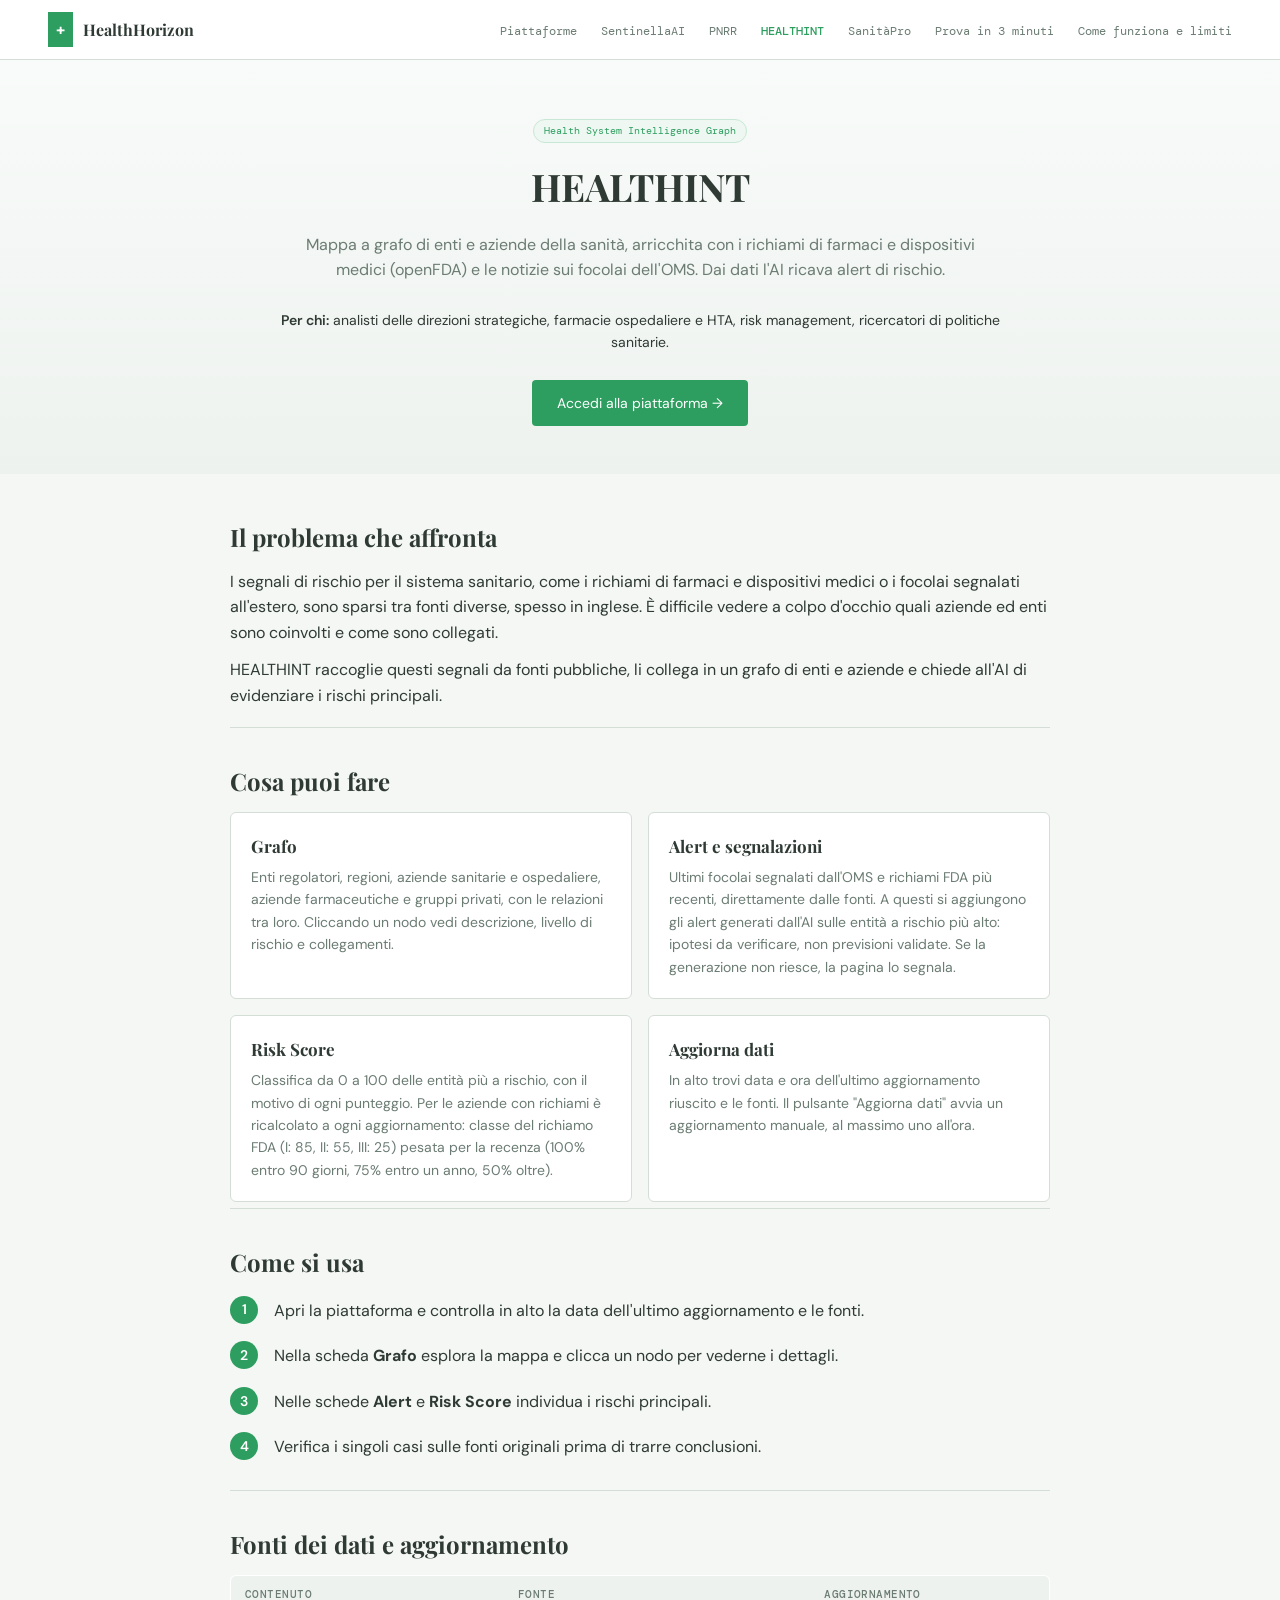
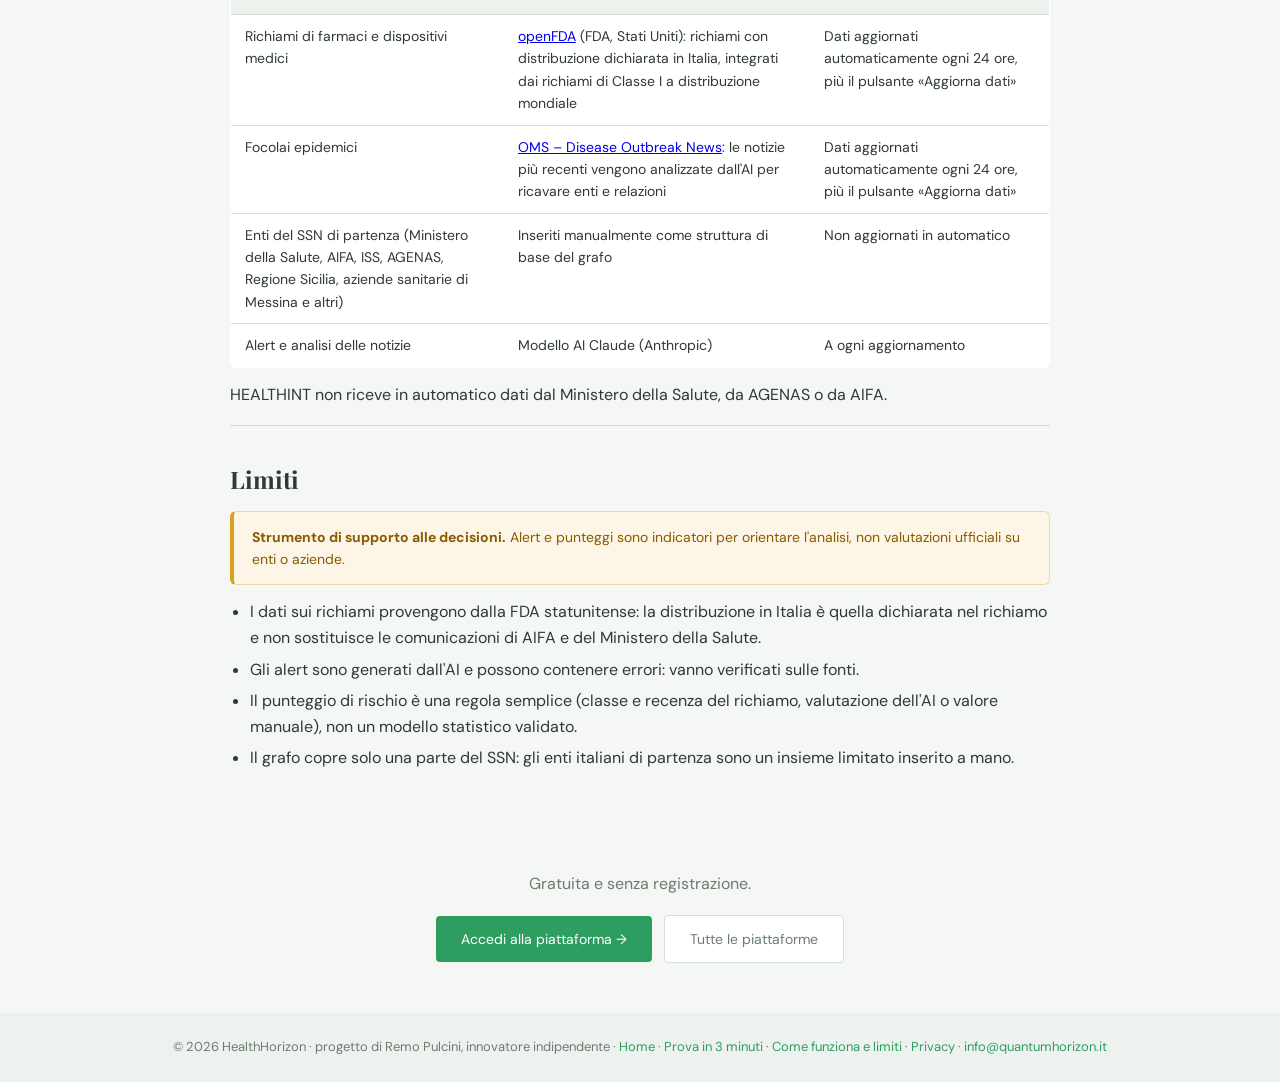
<file: healthint.html>
<!DOCTYPE html>
<html lang="it">
<head>
<meta charset="UTF-8">
<meta name="viewport" content="width=device-width, initial-scale=1.0">
<title>HEALTHINT — Come funziona | HealthHorizon</title>
<meta name="description" content="Mappa a grafo di enti e aziende della sanità, arricchita con i richiami di farmaci e dispositivi medici (openFDA) e le notizie sui focolai dell&#x27;OMS. Dai dati l&#x27;AI ricava alert di rischio.">

<link href="https://fonts.googleapis.com/css2?family=Playfair+Display:wght@400;700;900&family=DM+Sans:wght@300;400;500;600&family=DM+Mono:wght@400;500&display=swap" rel="stylesheet">
<link rel="stylesheet" href="piattaforme.css">
</head>

<body>

<nav>
  <a class="nav-logo" href="index.html">
    <div class="nav-cross">+</div>
    <div class="nav-name">HealthHorizon</div>
  </a>
  <div class="nav-links">
    <a href="index.html#apps">Piattaforme</a>
    <a href="sentinellaai.html">SentinellaAI</a>
    <a href="pnrr-intelligence.html">PNRR</a>
    <a href="healthint.html" aria-current="page">HEALTHINT</a>
    <a href="sanitapro.html">SanitàPro</a>
    <a href="prova.html">Prova in 3 minuti</a>
    <a href="come-funziona.html">Come funziona e limiti</a>
  </div>
</nav>

<header class="page-hero">
  <span class="tag">Health System Intelligence Graph</span>
  <h1>HEALTHINT</h1>
  <p class="lead">Mappa a grafo di enti e aziende della sanità, arricchita con i richiami di farmaci e dispositivi medici (openFDA) e le notizie sui focolai dell'OMS. Dai dati l'AI ricava alert di rischio.</p>
  <p class="for-whom"><strong>Per chi:</strong> analisti delle direzioni strategiche, farmacie ospedaliere e HTA, risk management, ricercatori di politiche sanitarie.</p>
  <a href="https://healthint-frontend.onrender.com" class="btn btn-green" target="_blank" rel="noopener">Accedi alla piattaforma →</a>
</header>

<main>

<section class="block">
  <h2>Il problema che affronta</h2>
  <p>I segnali di rischio per il sistema sanitario, come i richiami di farmaci e dispositivi medici o i focolai segnalati all'estero, sono sparsi tra fonti diverse, spesso in inglese. È difficile vedere a colpo d'occhio quali aziende ed enti sono coinvolti e come sono collegati.</p><p>HEALTHINT raccoglie questi segnali da fonti pubbliche, li collega in un grafo di enti e aziende e chiede all'AI di evidenziare i rischi principali.</p>
</section>

<section class="block">
  <h2>Cosa puoi fare</h2>
  <div class="features">
    <div class="feature">
      <h3>Grafo</h3>
      <p>Enti regolatori, regioni, aziende sanitarie e ospedaliere, aziende farmaceutiche e gruppi privati, con le relazioni tra loro. Cliccando un nodo vedi descrizione, livello di rischio e collegamenti.</p>
    </div>
    <div class="feature">
      <h3>Alert e segnalazioni</h3>
      <p>Ultimi focolai segnalati dall'OMS e richiami FDA più recenti, direttamente dalle fonti. A questi si aggiungono gli alert generati dall'AI sulle entità a rischio più alto: ipotesi da verificare, non previsioni validate. Se la generazione non riesce, la pagina lo segnala.</p>
    </div>
    <div class="feature">
      <h3>Risk Score</h3>
      <p>Classifica da 0 a 100 delle entità più a rischio, con il motivo di ogni punteggio. Per le aziende con richiami è ricalcolato a ogni aggiornamento: classe del richiamo FDA (I: 85, II: 55, III: 25) pesata per la recenza (100% entro 90 giorni, 75% entro un anno, 50% oltre).</p>
    </div>
    <div class="feature">
      <h3>Aggiorna dati</h3>
      <p>In alto trovi data e ora dell'ultimo aggiornamento riuscito e le fonti. Il pulsante "Aggiorna dati" avvia un aggiornamento manuale, al massimo uno all'ora.</p>
    </div>
  </div>
</section>

<section class="block">
  <h2>Come si usa</h2>
  <ol class="steps">
    <li>Apri la piattaforma e controlla in alto la data dell'ultimo aggiornamento e le fonti.</li>
    <li>Nella scheda <strong>Grafo</strong> esplora la mappa e clicca un nodo per vederne i dettagli.</li>
    <li>Nelle schede <strong>Alert</strong> e <strong>Risk Score</strong> individua i rischi principali.</li>
    <li>Verifica i singoli casi sulle fonti originali prima di trarre conclusioni.</li>
  </ol>
</section>

<section class="block">
  <h2>Fonti dei dati e aggiornamento</h2>
  <table class="sources">
    <thead><tr><th>Contenuto</th><th>Fonte</th><th>Aggiornamento</th></tr></thead>
    <tbody>
      <tr><td>Richiami di farmaci e dispositivi medici</td><td><a href="https://open.fda.gov" target="_blank" rel="noopener">openFDA</a> (FDA, Stati Uniti): richiami con distribuzione dichiarata in Italia, integrati dai richiami di Classe I a distribuzione mondiale</td><td>Dati aggiornati automaticamente ogni 24 ore, più il pulsante «Aggiorna dati»</td></tr>
      <tr><td>Focolai epidemici</td><td><a href="https://www.who.int/emergencies/disease-outbreak-news" target="_blank" rel="noopener">OMS – Disease Outbreak News</a>: le notizie più recenti vengono analizzate dall'AI per ricavare enti e relazioni</td><td>Dati aggiornati automaticamente ogni 24 ore, più il pulsante «Aggiorna dati»</td></tr>
      <tr><td>Enti del SSN di partenza (Ministero della Salute, AIFA, ISS, AGENAS, Regione Sicilia, aziende sanitarie di Messina e altri)</td><td>Inseriti manualmente come struttura di base del grafo</td><td>Non aggiornati in automatico</td></tr>
      <tr><td>Alert e analisi delle notizie</td><td>Modello AI Claude (Anthropic)</td><td>A ogni aggiornamento</td></tr>
    </tbody>
  </table>
  <p>HEALTHINT non riceve in automatico dati dal Ministero della Salute, da AGENAS o da AIFA.</p>
</section>

<section class="block">
  <h2>Limiti</h2>
  <div class="notice"><strong>Strumento di supporto alle decisioni.</strong> Alert e punteggi sono indicatori per orientare l'analisi, non valutazioni ufficiali su enti o aziende.</div>
  <ul>
    <li>I dati sui richiami provengono dalla FDA statunitense: la distribuzione in Italia è quella dichiarata nel richiamo e non sostituisce le comunicazioni di AIFA e del Ministero della Salute.</li>
    <li>Gli alert sono generati dall'AI e possono contenere errori: vanno verificati sulle fonti.</li>
    <li>Il punteggio di rischio è una regola semplice (classe e recenza del richiamo, valutazione dell'AI o valore manuale), non un modello statistico validato.</li>
    <li>Il grafo copre solo una parte del SSN: gli enti italiani di partenza sono un insieme limitato inserito a mano.</li>
  </ul>
</section>

</main>

<div class="cta">
  <p>Gratuita e senza registrazione.</p>
  <a href="https://healthint-frontend.onrender.com" class="btn btn-green" target="_blank" rel="noopener">Accedi alla piattaforma →</a>
  &nbsp;
  <a href="index.html#apps" class="btn btn-ghost">Tutte le piattaforme</a>
</div>

<footer>
  © 2026 HealthHorizon · progetto di Remo Pulcini, innovatore indipendente ·
  <a href="index.html">Home</a> ·
  <a href="prova.html">Prova in 3 minuti</a> ·
  <a href="come-funziona.html">Come funziona e limiti</a> ·
  <a href="privacy.html">Privacy</a> ·
  <a href="mailto:info@quantumhorizon.it">info@quantumhorizon.it</a>
</footer>

</body>
</html>
</file>
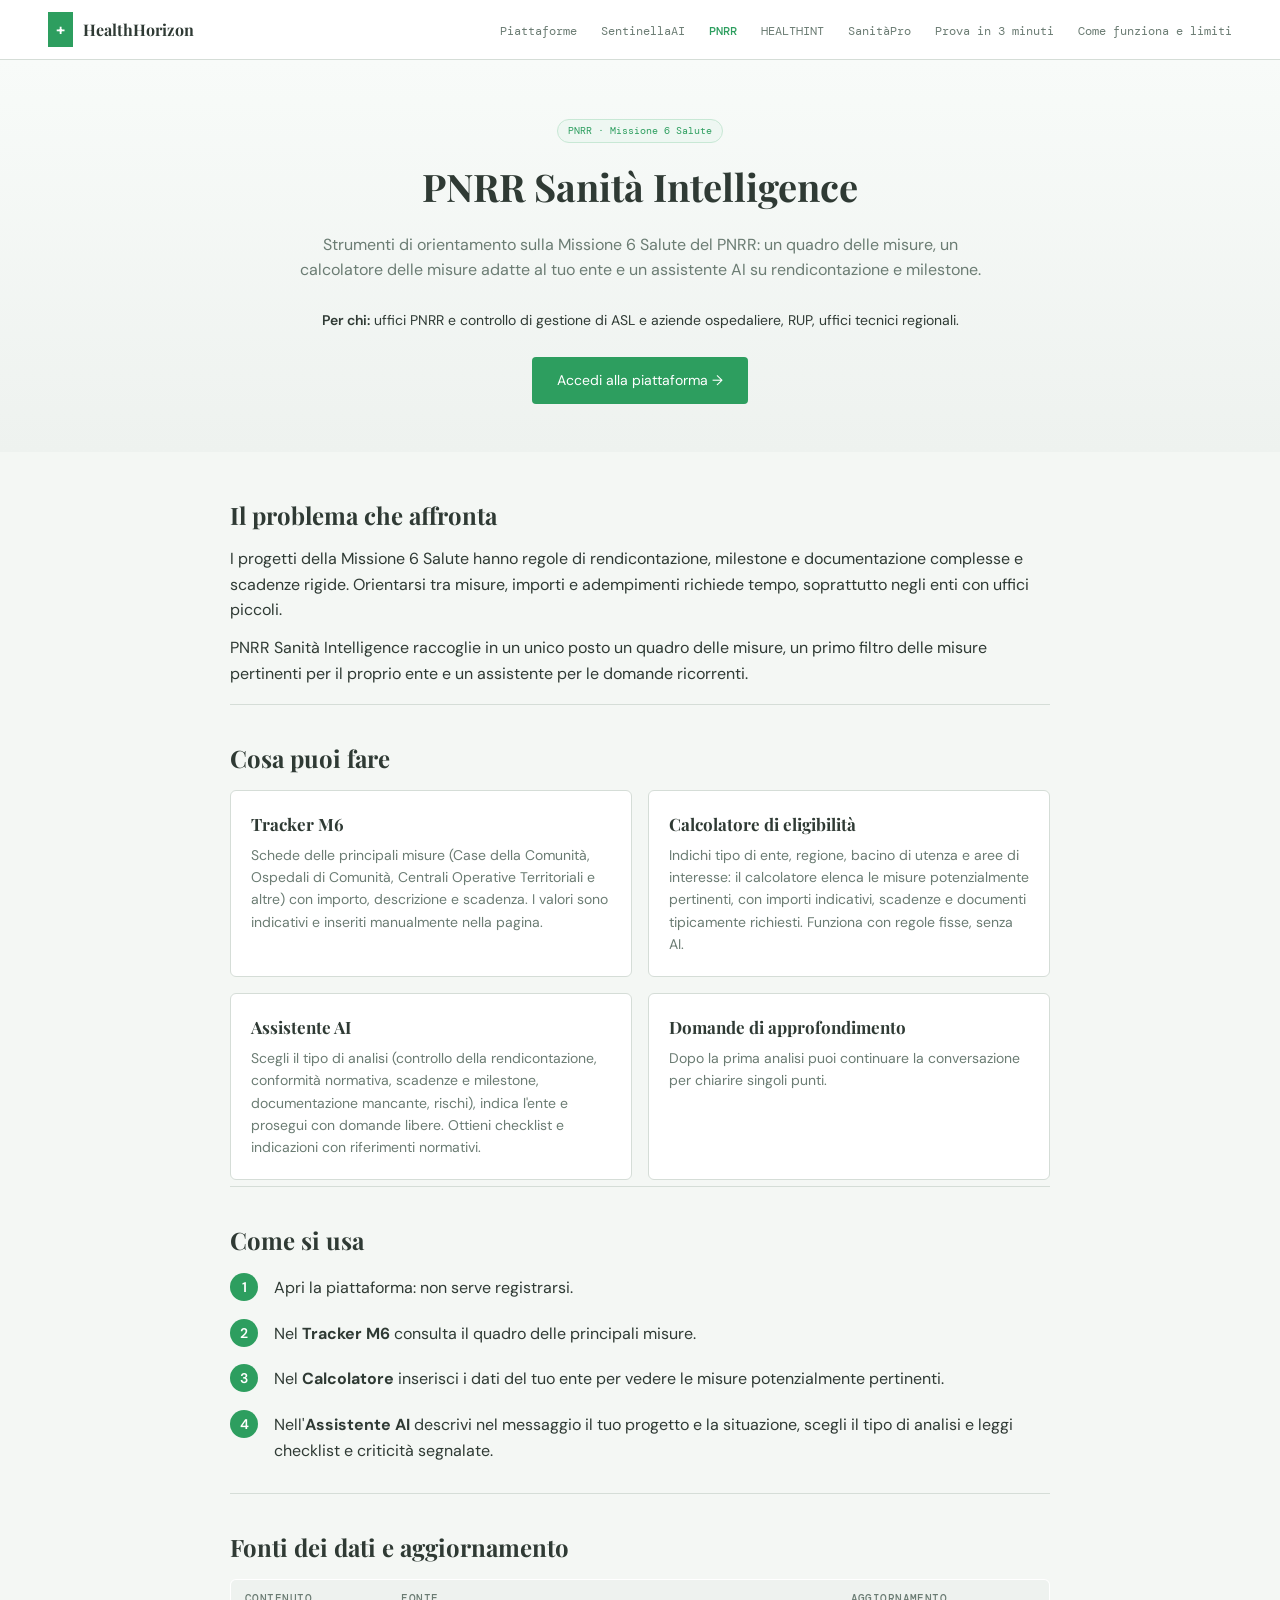
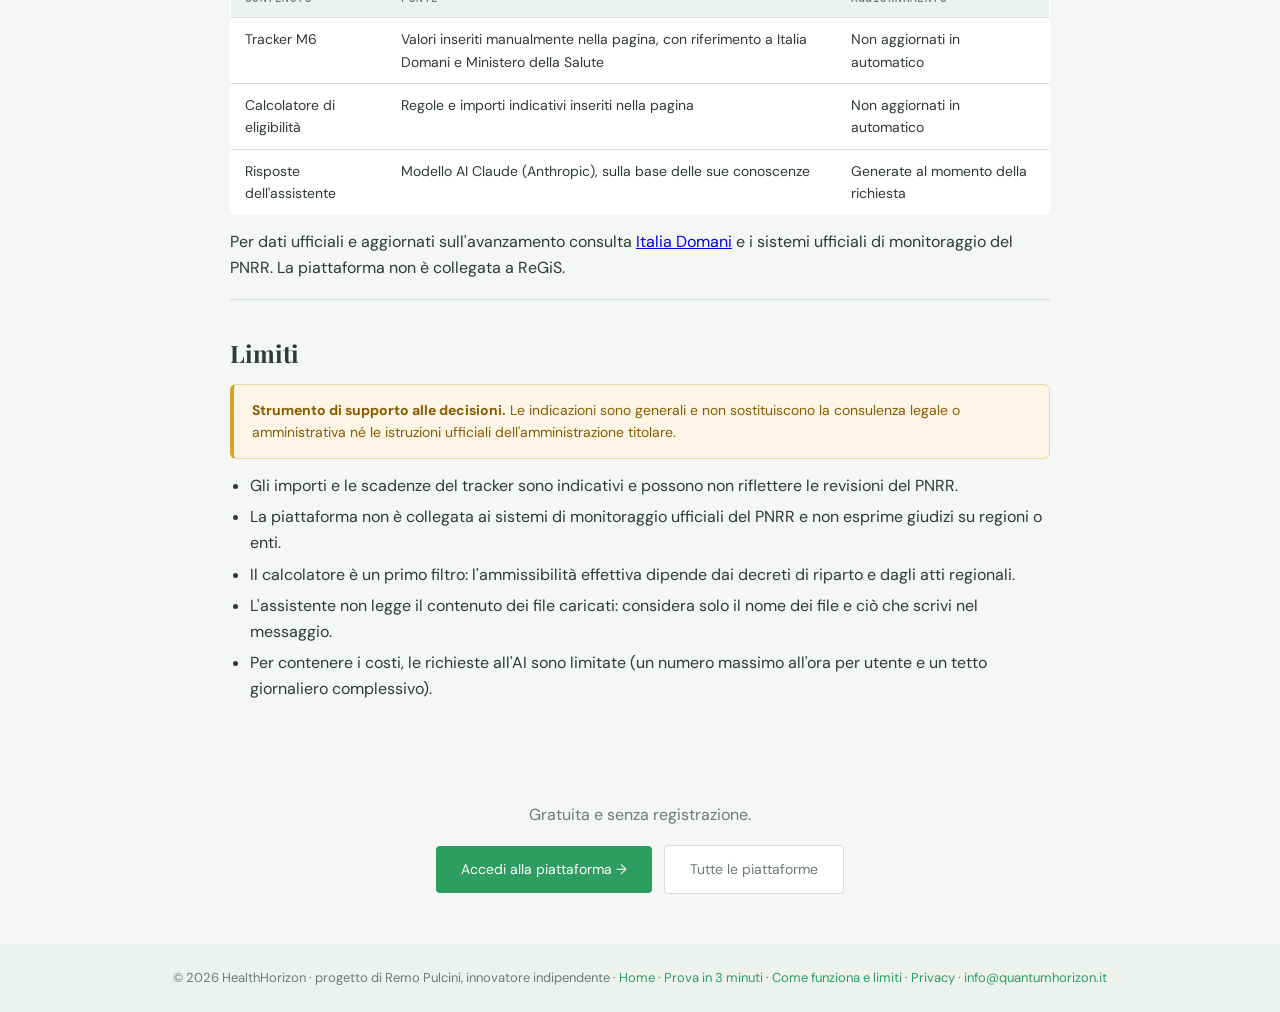
<file: pnrr-intelligence.html>
<!DOCTYPE html>
<html lang="it">
<head>
<meta charset="UTF-8">
<meta name="viewport" content="width=device-width, initial-scale=1.0">
<title>PNRR Sanità Intelligence — Come funziona | HealthHorizon</title>
<meta name="description" content="Strumenti di orientamento sulla Missione 6 Salute del PNRR: un quadro delle misure, un calcolatore delle misure adatte al tuo ente e un assistente AI su rendicontazione e milestone.">

<link href="https://fonts.googleapis.com/css2?family=Playfair+Display:wght@400;700;900&family=DM+Sans:wght@300;400;500;600&family=DM+Mono:wght@400;500&display=swap" rel="stylesheet">
<link rel="stylesheet" href="piattaforme.css">
</head>

<body>

<nav>
  <a class="nav-logo" href="index.html">
    <div class="nav-cross">+</div>
    <div class="nav-name">HealthHorizon</div>
  </a>
  <div class="nav-links">
    <a href="index.html#apps">Piattaforme</a>
    <a href="sentinellaai.html">SentinellaAI</a>
    <a href="pnrr-intelligence.html" aria-current="page">PNRR</a>
    <a href="healthint.html">HEALTHINT</a>
    <a href="sanitapro.html">SanitàPro</a>
    <a href="prova.html">Prova in 3 minuti</a>
    <a href="come-funziona.html">Come funziona e limiti</a>
  </div>
</nav>

<header class="page-hero">
  <span class="tag">PNRR · Missione 6 Salute</span>
  <h1>PNRR Sanità Intelligence</h1>
  <p class="lead">Strumenti di orientamento sulla Missione 6 Salute del PNRR: un quadro delle misure, un calcolatore delle misure adatte al tuo ente e un assistente AI su rendicontazione e milestone.</p>
  <p class="for-whom"><strong>Per chi:</strong> uffici PNRR e controllo di gestione di ASL e aziende ospedaliere, RUP, uffici tecnici regionali.</p>
  <a href="pnrr.html" class="btn btn-green">Accedi alla piattaforma →</a>
</header>

<main>

<section class="block">
  <h2>Il problema che affronta</h2>
  <p>I progetti della Missione 6 Salute hanno regole di rendicontazione, milestone e documentazione complesse e scadenze rigide. Orientarsi tra misure, importi e adempimenti richiede tempo, soprattutto negli enti con uffici piccoli.</p><p>PNRR Sanità Intelligence raccoglie in un unico posto un quadro delle misure, un primo filtro delle misure pertinenti per il proprio ente e un assistente per le domande ricorrenti.</p>
</section>

<section class="block">
  <h2>Cosa puoi fare</h2>
  <div class="features">
    <div class="feature">
      <h3>Tracker M6</h3>
      <p>Schede delle principali misure (Case della Comunità, Ospedali di Comunità, Centrali Operative Territoriali e altre) con importo, descrizione e scadenza. I valori sono indicativi e inseriti manualmente nella pagina.</p>
    </div>
    <div class="feature">
      <h3>Calcolatore di eligibilità</h3>
      <p>Indichi tipo di ente, regione, bacino di utenza e aree di interesse: il calcolatore elenca le misure potenzialmente pertinenti, con importi indicativi, scadenze e documenti tipicamente richiesti. Funziona con regole fisse, senza AI.</p>
    </div>
    <div class="feature">
      <h3>Assistente AI</h3>
      <p>Scegli il tipo di analisi (controllo della rendicontazione, conformità normativa, scadenze e milestone, documentazione mancante, rischi), indica l'ente e prosegui con domande libere. Ottieni checklist e indicazioni con riferimenti normativi.</p>
    </div>
    <div class="feature">
      <h3>Domande di approfondimento</h3>
      <p>Dopo la prima analisi puoi continuare la conversazione per chiarire singoli punti.</p>
    </div>
  </div>
</section>

<section class="block">
  <h2>Come si usa</h2>
  <ol class="steps">
    <li>Apri la piattaforma: non serve registrarsi.</li>
    <li>Nel <strong>Tracker M6</strong> consulta il quadro delle principali misure.</li>
    <li>Nel <strong>Calcolatore</strong> inserisci i dati del tuo ente per vedere le misure potenzialmente pertinenti.</li>
    <li>Nell'<strong>Assistente AI</strong> descrivi nel messaggio il tuo progetto e la situazione, scegli il tipo di analisi e leggi checklist e criticità segnalate.</li>
  </ol>
</section>

<section class="block">
  <h2>Fonti dei dati e aggiornamento</h2>
  <table class="sources">
    <thead><tr><th>Contenuto</th><th>Fonte</th><th>Aggiornamento</th></tr></thead>
    <tbody>
      <tr><td>Tracker M6</td><td>Valori inseriti manualmente nella pagina, con riferimento a Italia Domani e Ministero della Salute</td><td>Non aggiornati in automatico</td></tr>
      <tr><td>Calcolatore di eligibilità</td><td>Regole e importi indicativi inseriti nella pagina</td><td>Non aggiornati in automatico</td></tr>
      <tr><td>Risposte dell'assistente</td><td>Modello AI Claude (Anthropic), sulla base delle sue conoscenze</td><td>Generate al momento della richiesta</td></tr>
    </tbody>
  </table>
  <p>Per dati ufficiali e aggiornati sull'avanzamento consulta <a href="https://www.italiadomani.gov.it" target="_blank" rel="noopener">Italia Domani</a> e i sistemi ufficiali di monitoraggio del PNRR. La piattaforma non è collegata a ReGiS.</p>
</section>

<section class="block">
  <h2>Limiti</h2>
  <div class="notice"><strong>Strumento di supporto alle decisioni.</strong> Le indicazioni sono generali e non sostituiscono la consulenza legale o amministrativa né le istruzioni ufficiali dell'amministrazione titolare.</div>
  <ul>
    <li>Gli importi e le scadenze del tracker sono indicativi e possono non riflettere le revisioni del PNRR.</li>
    <li>La piattaforma non è collegata ai sistemi di monitoraggio ufficiali del PNRR e non esprime giudizi su regioni o enti.</li>
    <li>Il calcolatore è un primo filtro: l'ammissibilità effettiva dipende dai decreti di riparto e dagli atti regionali.</li>
    <li>L'assistente non legge il contenuto dei file caricati: considera solo il nome dei file e ciò che scrivi nel messaggio.</li>
    <li>Per contenere i costi, le richieste all'AI sono limitate (un numero massimo all'ora per utente e un tetto giornaliero complessivo).</li>
  </ul>
</section>

</main>

<div class="cta">
  <p>Gratuita e senza registrazione.</p>
  <a href="pnrr.html" class="btn btn-green">Accedi alla piattaforma →</a>
  &nbsp;
  <a href="index.html#apps" class="btn btn-ghost">Tutte le piattaforme</a>
</div>

<footer>
  © 2026 HealthHorizon · progetto di Remo Pulcini, innovatore indipendente ·
  <a href="index.html">Home</a> ·
  <a href="prova.html">Prova in 3 minuti</a> ·
  <a href="come-funziona.html">Come funziona e limiti</a> ·
  <a href="privacy.html">Privacy</a> ·
  <a href="mailto:info@quantumhorizon.it">info@quantumhorizon.it</a>
</footer>

</body>
</html>
</file>
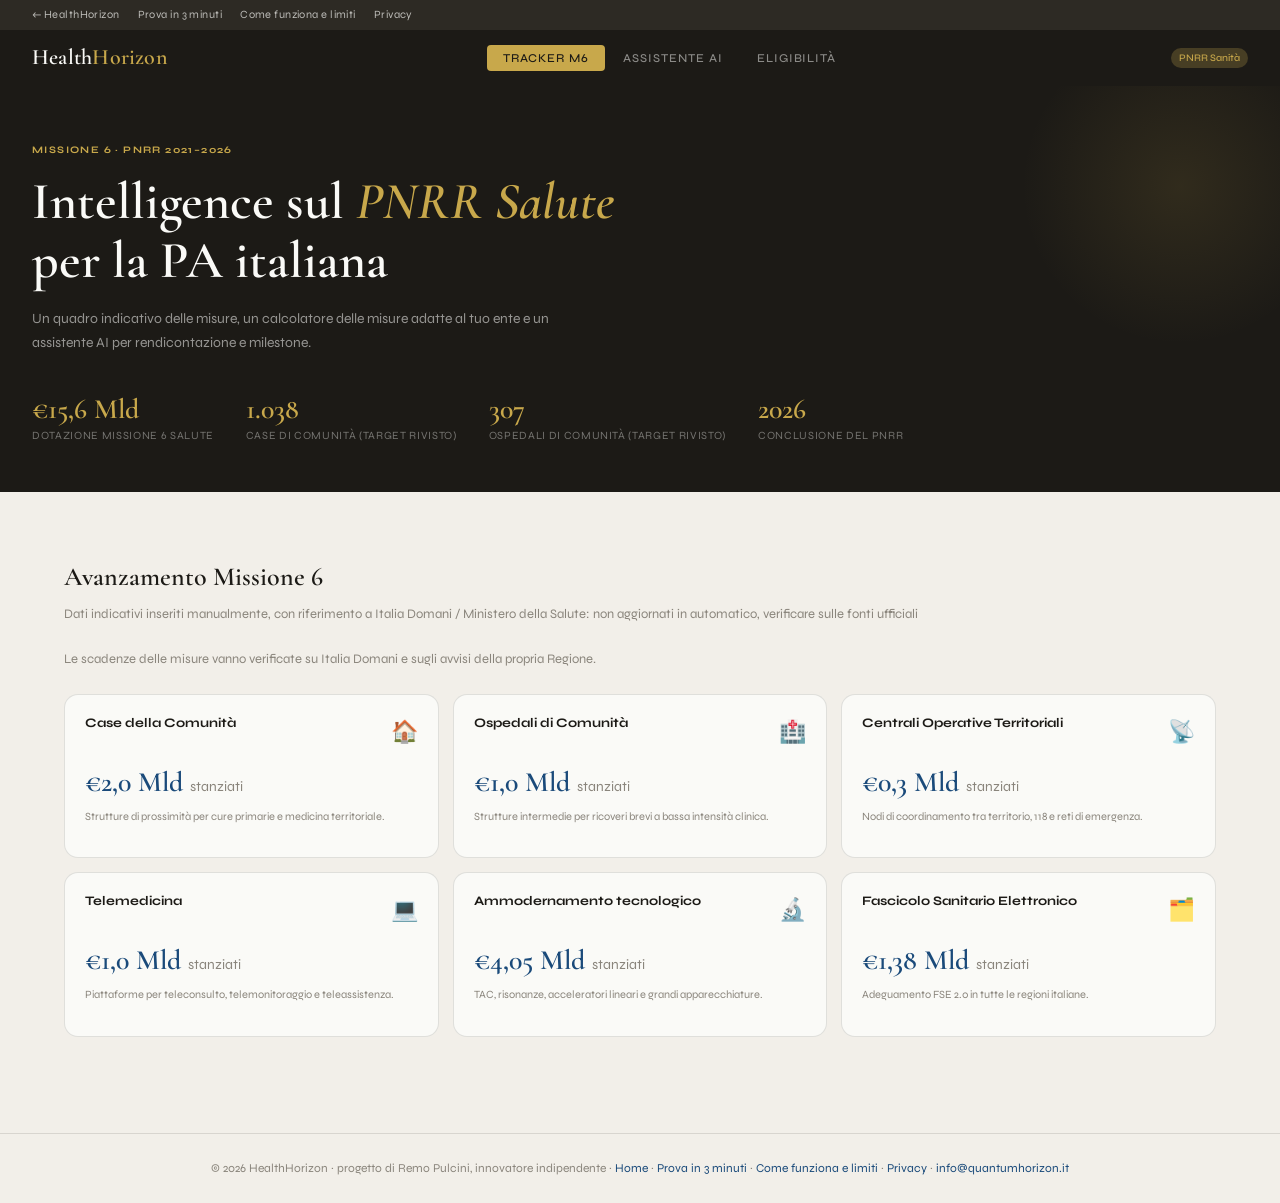
<file: pnrr.html>
<!DOCTYPE html>
<html lang="it">
<head>
<meta charset="UTF-8">
<meta name="viewport" content="width=device-width, initial-scale=1.0">
<title>HealthHorizon — PNRR Sanità Intelligence</title>
<link rel="preconnect" href="https://fonts.googleapis.com">
<link href="https://fonts.googleapis.com/css2?family=Cormorant+Garamond:ital,wght@0,400;0,600;1,400&family=Syne:wght@400;500;700&display=swap" rel="stylesheet">
<style>
:root {
  --bg: #F2EFE9;
  --bg2: #E8E4DC;
  --white: #FAFAF7;
  --ink: #1C1A16;
  --ink2: #4A4640;
  --ink3: #8A857C;
  --gold: #B8860B;
  --gold-light: #F5EDD0;
  --blue: #1A4A7A;
  --blue-light: #E0EAF5;
  --green: #1A5C35;
  --green-light: #DCF0E5;
  --red: #8B1A1A;
  --red-light: #F5DCDC;
  --border: rgba(28,26,22,0.12);
  --border2: rgba(28,26,22,0.07);
  --radius: 8px;
  --radius-lg: 14px;
}

*, *::before, *::after { box-sizing: border-box; margin: 0; padding: 0; }

body {
  font-family: 'Syne', sans-serif;
  background: var(--bg);
  color: var(--ink);
  min-height: 100vh;
  font-size: 14px;
  line-height: 1.6;
}

/* ── NAV ── */
nav {
  background: var(--ink);
  padding: 0 2rem;
  display: flex;
  align-items: center;
  justify-content: space-between;
  height: 56px;
  position: sticky;
  top: 0;
  z-index: 900;
}

.nav-logo {
  font-family: 'Cormorant Garamond', serif;
  font-size: 22px;
  font-weight: 600;
  color: var(--white);
  letter-spacing: 0.01em;
}

.nav-logo span { color: #C8A84B; }
a.nav-logo { text-decoration: none; }

.nav-tabs {
  display: flex;
  gap: 2px;
}

.nav-tab {
  background: none;
  border: none;
  color: rgba(250,250,247,0.5);
  font-family: 'Syne', sans-serif;
  font-size: 12px;
  font-weight: 500;
  letter-spacing: 0.08em;
  text-transform: uppercase;
  padding: 6px 16px;
  border-radius: 4px;
  cursor: pointer;
  transition: all 0.18s;
}

.nav-tab:hover { color: var(--white); background: rgba(255,255,255,0.07); }
.nav-tab.active { color: var(--ink); background: #C8A84B; }

.nav-badge {
  font-size: 10px;
  background: rgba(200,168,75,0.25);
  color: #C8A84B;
  padding: 2px 8px;
  border-radius: 20px;
  font-weight: 500;
}

/* ── BARRA DEL PORTALE HEALTHHORIZON ── */
.hh-bar {
  background: #2d2a24;
  padding: 6px 2rem;
  display: flex;
  flex-wrap: wrap;
  gap: 4px 18px;
  font-size: 11px;
  letter-spacing: 0.04em;
}
.hh-bar a { color: rgba(250,250,247,0.7); text-decoration: none; }
.hh-bar a:hover { color: var(--white); }

/* Nota al posto della tabella delle regioni */
.regioni-nota {
  margin-top: 2rem;
  padding: 1rem 1.25rem;
  background: var(--white);
  border: 1px solid var(--border);
  border-left: 3px solid #C8A84B;
  border-radius: var(--radius);
  font-size: 14px;
  color: var(--ink2);
}

/* Piè di pagina comune del portale */
.hh-footer {
  margin-top: 2rem;
  padding: 1.5rem 2rem;
  text-align: center;
  font-size: 12px;
  color: var(--ink3);
  border-top: 1px solid var(--border);
  line-height: 1.8;
}
.hh-footer a { color: var(--blue); text-decoration: none; }

@media (max-width: 640px) {
  .hh-bar { padding: 6px 1rem; }
  nav { height: auto; flex-wrap: wrap; gap: 6px; padding: 8px 1rem; }
  .nav-tabs { flex-wrap: wrap; }
  .nav-tab { padding: 6px 10px; }
}

/* ── HERO ── */
.hero {
  background: var(--ink);
  padding: 3.5rem 2rem 3rem;
  position: relative;
  overflow: hidden;
}

.hero::before {
  content: '';
  position: absolute;
  top: -60px; right: -60px;
  width: 320px; height: 320px;
  background: radial-gradient(circle, rgba(200,168,75,0.12) 0%, transparent 70%);
  pointer-events: none;
}

.hero-eyebrow {
  font-size: 10px;
  font-weight: 700;
  letter-spacing: 0.14em;
  text-transform: uppercase;
  color: #C8A84B;
  margin-bottom: 14px;
}

.hero-title {
  font-family: 'Cormorant Garamond', serif;
  font-size: clamp(32px, 5vw, 52px);
  font-weight: 600;
  color: var(--white);
  line-height: 1.15;
  max-width: 680px;
  margin-bottom: 16px;
}

.hero-title em { font-style: italic; color: #C8A84B; }

.hero-sub {
  font-size: 14px;
  color: rgba(250,250,247,0.55);
  max-width: 520px;
  line-height: 1.7;
  margin-bottom: 2.5rem;
}

.hero-kpis {
  display: flex;
  gap: 2rem;
  flex-wrap: wrap;
}

.kpi {
  display: flex;
  flex-direction: column;
}

.kpi-num {
  font-family: 'Cormorant Garamond', serif;
  font-size: 28px;
  font-weight: 600;
  color: #C8A84B;
  line-height: 1;
}

.kpi-label {
  font-size: 11px;
  color: rgba(250,250,247,0.4);
  margin-top: 4px;
  text-transform: uppercase;
  letter-spacing: 0.06em;
}

/* ── PANELS ── */
.panel { display: none; padding: 2rem; }
.panel.active { display: block; }

/* ── MODULE 1: TRACKER ── */
.tracker-grid {
  display: grid;
  grid-template-columns: 1fr 1fr 1fr;
  gap: 14px;
  margin-bottom: 2rem;
}

@media (max-width: 900px) { .tracker-grid { grid-template-columns: 1fr 1fr; } }
@media (max-width: 600px) { .tracker-grid { grid-template-columns: 1fr; } }

.section-title {
  font-family: 'Cormorant Garamond', serif;
  font-size: 26px;
  font-weight: 600;
  color: var(--ink);
  margin-bottom: 6px;
}

.section-sub {
  font-size: 13px;
  color: var(--ink3);
  margin-bottom: 1.5rem;
}

.misura-card {
  background: var(--white);
  border: 1px solid var(--border);
  border-radius: var(--radius-lg);
  padding: 1.25rem;
  transition: box-shadow 0.15s, transform 0.15s;
  cursor: default;
}

.misura-card:hover {
  box-shadow: 0 4px 20px rgba(28,26,22,0.09);
  transform: translateY(-2px);
}

.misura-top {
  display: flex;
  align-items: flex-start;
  justify-content: space-between;
  margin-bottom: 10px;
  gap: 8px;
}

.misura-nome {
  font-size: 13px;
  font-weight: 700;
  color: var(--ink);
  line-height: 1.3;
}

.misura-icon {
  font-size: 22px;
  flex-shrink: 0;
}

.misura-importo {
  font-family: 'Cormorant Garamond', serif;
  font-size: 28px;
  font-weight: 600;
  color: var(--blue);
  margin-bottom: 4px;
}

.misura-importo span { font-size: 14px; color: var(--ink3); font-family: 'Syne', sans-serif; font-weight: 400; }

.misura-desc { font-size: 11px; color: var(--ink3); line-height: 1.5; margin-bottom: 12px; }

.progress-wrap { margin-top: 10px; }

.progress-label {
  display: flex;
  justify-content: space-between;
  font-size: 10px;
  color: var(--ink3);
  margin-bottom: 5px;
  text-transform: uppercase;
  letter-spacing: 0.06em;
}

.progress-bar {
  height: 5px;
  background: var(--bg2);
  border-radius: 3px;
  overflow: hidden;
}

.progress-fill {
  height: 100%;
  border-radius: 3px;
  transition: width 1.2s cubic-bezier(0.4,0,0.2,1);
}

.fill-blue { background: var(--blue); }
.fill-green { background: var(--green); }
.fill-gold { background: var(--gold); }
.fill-red { background: var(--red); }

.stato-badge {
  display: inline-block;
  font-size: 9px;
  font-weight: 700;
  letter-spacing: 0.08em;
  text-transform: uppercase;
  padding: 3px 9px;
  border-radius: 20px;
  margin-top: 10px;
}

.stato-avanzato { background: var(--green-light); color: var(--green); }
.stato-corso { background: var(--blue-light); color: var(--blue); }
.stato-rischio { background: var(--red-light); color: var(--red); }
.stato-pianificato { background: var(--gold-light); color: var(--gold); }

/* Tabella regioni */
.regioni-section { margin-top: 2rem; }

.regioni-header {
  display: flex;
  align-items: center;
  justify-content: space-between;
  margin-bottom: 1rem;
}

.filter-tabs {
  display: flex;
  gap: 4px;
  background: var(--bg2);
  padding: 3px;
  border-radius: 6px;
}

.filter-tab {
  background: none;
  border: none;
  font-family: 'Syne', sans-serif;
  font-size: 11px;
  font-weight: 500;
  padding: 5px 12px;
  border-radius: 4px;
  cursor: pointer;
  color: var(--ink3);
  transition: all 0.15s;
}

.filter-tab.active { background: var(--white); color: var(--ink); box-shadow: 0 1px 4px rgba(0,0,0,0.08); }

.regioni-table {
  width: 100%;
  border-collapse: collapse;
  background: var(--white);
  border-radius: var(--radius-lg);
  overflow: hidden;
  border: 1px solid var(--border);
}

.regioni-table th {
  font-size: 10px;
  font-weight: 700;
  letter-spacing: 0.08em;
  text-transform: uppercase;
  color: var(--ink3);
  padding: 12px 16px;
  text-align: left;
  background: var(--bg);
  border-bottom: 1px solid var(--border);
}

.regioni-table td {
  padding: 12px 16px;
  font-size: 13px;
  border-bottom: 1px solid var(--border2);
  color: var(--ink2);
}

.regioni-table tr:last-child td { border-bottom: none; }
.regioni-table tr:hover td { background: var(--bg); }

.td-regione { font-weight: 600; color: var(--ink) !important; }

.mini-bar {
  display: flex;
  align-items: center;
  gap: 8px;
}

.mini-bar-track {
  flex: 1;
  height: 4px;
  background: var(--bg2);
  border-radius: 2px;
  overflow: hidden;
}

.mini-bar-fill { height: 100%; border-radius: 2px; background: var(--blue); }

/* ── MODULE 2: AI ASSISTANT ── */
.assistant-layout {
  display: grid;
  grid-template-columns: 340px 1fr;
  gap: 20px;
  min-height: 600px;
}

@media (max-width: 800px) { .assistant-layout { grid-template-columns: 1fr; } }

.upload-panel {
  background: var(--white);
  border: 1px solid var(--border);
  border-radius: var(--radius-lg);
  padding: 1.5rem;
  height: fit-content;
}

.upload-panel h3 {
  font-size: 14px;
  font-weight: 700;
  margin-bottom: 1rem;
  color: var(--ink);
}

.drop-zone {
  border: 2px dashed var(--border);
  border-radius: var(--radius);
  padding: 2rem 1rem;
  text-align: center;
  cursor: pointer;
  transition: all 0.2s;
  margin-bottom: 1rem;
}

.drop-zone:hover, .drop-zone.dragover {
  border-color: var(--blue);
  background: var(--blue-light);
}

.drop-icon { font-size: 32px; margin-bottom: 8px; }
.drop-text { font-size: 12px; color: var(--ink3); line-height: 1.6; }
.drop-text strong { color: var(--blue); cursor: pointer; }

#file-input { display: none; }

.file-list { display: flex; flex-direction: column; gap: 6px; margin-bottom: 1rem; }

.file-item {
  display: flex;
  align-items: center;
  gap: 8px;
  padding: 8px 10px;
  background: var(--bg);
  border-radius: 6px;
  font-size: 11px;
  color: var(--ink2);
}

.file-item-icon { font-size: 16px; flex-shrink: 0; }
.file-item-name { flex: 1; overflow: hidden; text-overflow: ellipsis; white-space: nowrap; }
.file-item-remove { cursor: pointer; color: var(--ink3); font-size: 14px; flex-shrink: 0; }
.file-item-remove:hover { color: var(--red); }

.context-select {
  width: 100%;
  padding: 9px 12px;
  border: 1px solid var(--border);
  border-radius: var(--radius);
  background: var(--bg);
  font-family: 'Syne', sans-serif;
  font-size: 12px;
  color: var(--ink);
  outline: none;
  cursor: pointer;
  margin-bottom: 10px;
}

.context-select:focus { border-color: var(--blue); }

.btn-analyze {
  width: 100%;
  padding: 12px;
  background: var(--ink);
  color: var(--white);
  border: none;
  border-radius: var(--radius);
  font-family: 'Syne', sans-serif;
  font-size: 13px;
  font-weight: 700;
  cursor: pointer;
  letter-spacing: 0.04em;
  transition: background 0.15s;
}

.btn-analyze:hover { background: var(--blue); }
.btn-analyze:disabled { background: var(--ink3); cursor: not-allowed; }

.analysis-panel {
  background: var(--white);
  border: 1px solid var(--border);
  border-radius: var(--radius-lg);
  display: flex;
  flex-direction: column;
}

.analysis-header {
  padding: 1.25rem 1.5rem;
  border-bottom: 1px solid var(--border);
  display: flex;
  align-items: center;
  justify-content: space-between;
}

.analysis-title { font-size: 14px; font-weight: 700; color: var(--ink); }
.analysis-status { font-size: 11px; color: var(--ink3); }

.analysis-body {
  padding: 1.5rem;
  flex: 1;
  overflow-y: auto;
  max-height: 520px;
}

.analysis-placeholder {
  display: flex;
  flex-direction: column;
  align-items: center;
  justify-content: center;
  height: 300px;
  text-align: center;
  color: var(--ink3);
}

.placeholder-icon { font-size: 48px; margin-bottom: 16px; opacity: 0.4; }
.placeholder-text { font-size: 13px; line-height: 1.7; max-width: 300px; }

.ai-response {
  font-size: 13px;
  line-height: 1.8;
  color: var(--ink2);
}

.ai-response h3 {
  font-family: 'Cormorant Garamond', serif;
  font-size: 19px;
  font-weight: 600;
  color: var(--ink);
  margin: 1.2rem 0 0.5rem;
}

.ai-response h3:first-child { margin-top: 0; }

.ai-response ul { padding-left: 1.2rem; margin: 0.5rem 0; }
.ai-response li { margin-bottom: 4px; }

.ai-response .alert-box {
  border-left: 3px solid var(--red);
  background: var(--red-light);
  padding: 10px 14px;
  border-radius: 0 6px 6px 0;
  margin: 12px 0;
  font-size: 12px;
  color: var(--red);
}

.ai-response .ok-box {
  border-left: 3px solid var(--green);
  background: var(--green-light);
  padding: 10px 14px;
  border-radius: 0 6px 6px 0;
  margin: 12px 0;
  font-size: 12px;
  color: var(--green);
}

.ai-response .warn-box {
  border-left: 3px solid var(--gold);
  background: var(--gold-light);
  padding: 10px 14px;
  border-radius: 0 6px 6px 0;
  margin: 12px 0;
  font-size: 12px;
  color: var(--gold);
}

.typing-cursor {
  display: inline-block;
  width: 2px;
  height: 14px;
  background: var(--blue);
  animation: blink 0.8s infinite;
  vertical-align: text-bottom;
  margin-left: 2px;
}

@keyframes blink { 0%,100%{opacity:1} 50%{opacity:0} }

.chat-input-area {
  padding: 1rem 1.5rem;
  border-top: 1px solid var(--border);
  display: flex;
  gap: 10px;
}

.chat-input {
  flex: 1;
  padding: 10px 14px;
  border: 1px solid var(--border);
  border-radius: var(--radius);
  font-family: 'Syne', sans-serif;
  font-size: 13px;
  background: var(--bg);
  color: var(--ink);
  outline: none;
  resize: none;
  min-height: 42px;
  max-height: 120px;
}

.chat-input:focus { border-color: var(--blue); background: var(--white); }

.btn-send {
  padding: 10px 18px;
  background: var(--blue);
  color: var(--white);
  border: none;
  border-radius: var(--radius);
  font-family: 'Syne', sans-serif;
  font-size: 12px;
  font-weight: 700;
  cursor: pointer;
  transition: background 0.15s;
  white-space: nowrap;
}

.btn-send:hover { background: var(--ink); }
.btn-send:disabled { background: var(--ink3); cursor: not-allowed; }

.quick-prompts {
  display: flex;
  flex-wrap: wrap;
  gap: 6px;
  padding: 0 1.5rem 1rem;
}

.quick-btn {
  font-size: 11px;
  padding: 5px 12px;
  border: 1px solid var(--border);
  border-radius: 20px;
  background: var(--bg);
  color: var(--ink2);
  cursor: pointer;
  transition: all 0.15s;
  font-family: 'Syne', sans-serif;
}

.quick-btn:hover { border-color: var(--blue); color: var(--blue); background: var(--blue-light); }

/* ── MODULE 3: ELIGIBILITÀ ── */
.eligibilita-layout {
  display: grid;
  grid-template-columns: 360px 1fr;
  gap: 20px;
}

@media (max-width: 800px) { .eligibilita-layout { grid-template-columns: 1fr; } }

.form-panel {
  background: var(--white);
  border: 1px solid var(--border);
  border-radius: var(--radius-lg);
  padding: 1.5rem;
  height: fit-content;
}

.form-panel h3 { font-size: 14px; font-weight: 700; margin-bottom: 1.25rem; color: var(--ink); }

.form-group { margin-bottom: 1rem; }

.form-label {
  display: block;
  font-size: 10px;
  font-weight: 700;
  text-transform: uppercase;
  letter-spacing: 0.08em;
  color: var(--ink3);
  margin-bottom: 5px;
}

.form-input, .form-select {
  width: 100%;
  padding: 9px 12px;
  border: 1px solid var(--border);
  border-radius: var(--radius);
  background: var(--bg);
  font-family: 'Syne', sans-serif;
  font-size: 12px;
  color: var(--ink);
  outline: none;
  transition: border-color 0.15s;
}

.form-input:focus, .form-select:focus { border-color: var(--blue); background: var(--white); }

.checkbox-group { display: flex; flex-direction: column; gap: 6px; }

.checkbox-item {
  display: flex;
  align-items: center;
  gap: 8px;
  cursor: pointer;
  font-size: 12px;
  color: var(--ink2);
}

.checkbox-item input { cursor: pointer; accent-color: var(--blue); }

.btn-calcola {
  width: 100%;
  padding: 13px;
  background: var(--gold);
  color: var(--white);
  border: none;
  border-radius: var(--radius);
  font-family: 'Syne', sans-serif;
  font-size: 13px;
  font-weight: 700;
  cursor: pointer;
  letter-spacing: 0.04em;
  transition: background 0.15s;
  margin-top: 0.5rem;
}

.btn-calcola:hover { background: #9A7009; }

.risultati-panel {
  background: var(--white);
  border: 1px solid var(--border);
  border-radius: var(--radius-lg);
  padding: 1.5rem;
  min-height: 400px;
}

.risultati-placeholder {
  display: flex;
  flex-direction: column;
  align-items: center;
  justify-content: center;
  height: 300px;
  color: var(--ink3);
  text-align: center;
}

.misura-result {
  border: 1px solid var(--border);
  border-radius: var(--radius);
  padding: 1rem 1.25rem;
  margin-bottom: 12px;
  transition: border-color 0.15s;
}

.misura-result:hover { border-color: var(--blue); }

.misura-result-top {
  display: flex;
  align-items: flex-start;
  justify-content: space-between;
  gap: 12px;
  margin-bottom: 8px;
}

.misura-result-nome { font-size: 13px; font-weight: 700; color: var(--ink); }

.importo-badge {
  font-family: 'Cormorant Garamond', serif;
  font-size: 18px;
  font-weight: 600;
  color: var(--blue);
  white-space: nowrap;
}

.misura-result-desc { font-size: 11px; color: var(--ink3); line-height: 1.6; margin-bottom: 8px; }

.misura-result-tags { display: flex; flex-wrap: wrap; gap: 4px; }

.tag {
  font-size: 10px;
  padding: 2px 9px;
  border-radius: 20px;
  border: 1px solid var(--border);
  color: var(--ink3);
}

.scadenza-tag { border-color: #f0c040; color: var(--gold); background: var(--gold-light); }
.doc-tag { border-color: var(--border); }

.risultati-summary {
  background: var(--blue);
  border-radius: var(--radius);
  padding: 1rem 1.25rem;
  margin-bottom: 1.5rem;
  display: flex;
  gap: 2rem;
  flex-wrap: wrap;
}

.rs-item { display: flex; flex-direction: column; }
.rs-num { font-family: 'Cormorant Garamond', serif; font-size: 26px; font-weight: 600; color: var(--white); line-height: 1; }
.rs-label { font-size: 10px; color: rgba(250,250,247,0.5); margin-top: 3px; text-transform: uppercase; letter-spacing: 0.06em; }

/* ── UTILITIES ── */
.spinner {
  width: 28px; height: 28px;
  border: 2px solid var(--border);
  border-top-color: var(--blue);
  border-radius: 50%;
  animation: spin 0.7s linear infinite;
  margin: 0 auto 12px;
}
@keyframes spin { to { transform: rotate(360deg); } }

.loading-state { text-align: center; padding: 3rem; color: var(--ink3); font-size: 13px; }

.divider {
  height: 1px;
  background: var(--border);
  margin: 1.5rem 0;
}

@keyframes fadeIn { from { opacity:0; transform: translateY(8px); } to { opacity:1; transform: translateY(0); } }
.fade-in { animation: fadeIn 0.3s ease forwards; }
</style>
</head>
<body>

<div class="hh-bar">
  <a href="index.html">← HealthHorizon</a>
  <a href="prova.html">Prova in 3 minuti</a>
  <a href="come-funziona.html">Come funziona e limiti</a>
  <a href="privacy.html">Privacy</a>
</div>

<nav>
  <a class="nav-logo" href="https://healthhorizon.it">Health<span>Horizon</span></a>
  <div class="nav-tabs">
    <button class="nav-tab active" onclick="showPanel('tracker')">Tracker M6</button>
    <button class="nav-tab" onclick="showPanel('assistant')">Assistente AI</button>
    <button class="nav-tab" onclick="showPanel('eligibilita')">Eligibilità</button>
  </div>
  <div class="nav-badge">PNRR Sanità</div>
</nav>

<div class="hero">
  <div class="hero-eyebrow">Missione 6 · PNRR 2021–2026</div>
  <div class="hero-title">Intelligence sul <em>PNRR Salute</em><br>per la PA italiana</div>
  <div class="hero-sub">Un quadro indicativo delle misure, un calcolatore delle misure adatte al tuo ente e un assistente AI per rendicontazione e milestone.</div>
  <div class="hero-kpis">
    <div class="kpi"><div class="kpi-num">€15,6 Mld</div><div class="kpi-label">Dotazione Missione 6 Salute</div></div>
    <div class="kpi"><div class="kpi-num">1.038</div><div class="kpi-label">Case di Comunità (target rivisto)</div></div>
    <div class="kpi"><div class="kpi-num">307</div><div class="kpi-label">Ospedali di Comunità (target rivisto)</div></div>
    <div class="kpi"><div class="kpi-num">2026</div><div class="kpi-label">Conclusione del PNRR</div></div>
  </div>
</div>

<!-- ══════════════════════════════════════════════════
     PANEL 1: TRACKER
═══════════════════════════════════════════════════ -->
<div class="panel active" id="panel-tracker">
<div style="padding:2rem 2rem 0">
  <div class="section-title">Avanzamento Missione 6</div>
  <div class="section-sub">Dati indicativi inseriti manualmente, con riferimento a Italia Domani / Ministero della Salute: non aggiornati in automatico, verificare sulle fonti ufficiali</div>
  <div class="section-sub">Le scadenze delle misure vanno verificate su Italia Domani e sugli avvisi della propria Regione.</div>
</div>

<div style="padding:0 2rem">
<div class="tracker-grid" id="misure-grid">
  <!-- populated by JS -->
</div>
</div>
</div>

<!-- ══════════════════════════════════════════════════
     PANEL 2: ASSISTENTE AI
═══════════════════════════════════════════════════ -->
<div class="panel" id="panel-assistant">

<div id="assistant-content">
<div style="padding:2rem 2rem 1rem">
  <div class="section-title">Assistente AI — Rendicontazione PNRR</div>
  <div class="section-sub">Scegli il tipo di analisi e descrivi il progetto: l'AI segnala criticità tipiche e suggerisce azioni correttive.</div>
</div>
<div style="padding:0 2rem 2rem">
<div class="assistant-layout">

  <div class="upload-panel">
    <h3>Documenti di progetto</h3>
    <div class="drop-zone" id="drop-zone" onclick="document.getElementById('file-input').click()">
      <div class="drop-icon">📄</div>
      <div class="drop-text">
        <strong>Carica documenti</strong><br>
        PDF, DOCX, TXT<br>
        SAL, relazioni, CUP, delibere
      </div>
    </div>
    <input type="file" id="file-input" multiple accept=".pdf,.docx,.txt">
    <div class="file-list" id="file-list"></div>

    <label class="form-label">Tipo di analisi</label>
    <select class="context-select" id="analysis-type">
      <option value="rendicontazione">Controllo rendicontazione</option>
      <option value="conformita">Verifica conformità normativa</option>
      <option value="milestone">Rendicontazione e milestone</option>
      <option value="documentazione">Checklist documentazione mancante</option>
      <option value="rischi">Identificazione rischi di progetto</option>
    </select>

    <label class="form-label" style="margin-top:8px">Ente / ASL</label>
    <input type="text" class="form-input" id="ente-input" placeholder="es. ASL TO3 — Piemonte" style="margin-bottom:12px">

    <button class="btn-analyze" id="btn-analyze" onclick="startAnalysis()">
      Analizza con AI →
    </button>

    <div class="divider"></div>

    <div style="font-size:11px;color:var(--ink3);line-height:1.7">
      <strong style="color:var(--ink2);font-size:12px">Come funziona</strong><br>
      Descrivi il progetto nel messaggio: l'AI non legge il contenuto dei file caricati, ne considera solo il nome. Nessun dato viene salvato. L'analisi è puramente di supporto — non sostituisce consulenza legale o amministrativa.
    </div>
  </div>

  <div class="analysis-panel">
    <div class="analysis-header">
      <div class="analysis-title">Analisi AI</div>
      <div class="analysis-status" id="analysis-status">In attesa di documenti</div>
    </div>

    <div class="quick-prompts" id="quick-prompts">
      <button class="quick-btn" onclick="sendQuick('Quali documenti mancano per la rendicontazione del SAL?')">Documenti mancanti</button>
      <button class="quick-btn" onclick="sendQuick('Elenca i rischi principali di non conformità')">Rischi conformità</button>
      <button class="quick-btn" onclick="sendQuick('Genera una checklist operativa per completare la rendicontazione')">Checklist operativa</button>
    </div>

    <div class="analysis-body" id="analysis-body">
      <div class="analysis-placeholder">
        <div class="placeholder-icon">🤖</div>
        <div class="placeholder-text">Carica uno o più documenti di progetto PNRR e seleziona il tipo di analisi. L'AI identificherà criticità, lacune documentali e rischi di non conformità.</div>
      </div>
    </div>

    <div class="chat-input-area">
      <textarea class="chat-input" id="chat-input" placeholder="Fai una domanda specifica sul tuo progetto PNRR…" rows="1" onkeydown="handleKey(event)"></textarea>
      <button class="btn-send" id="btn-send" onclick="sendMessage()">Invia</button>
    </div>
  </div>

</div>
</div>
</div>
</div>
</div>

<!-- ══════════════════════════════════════════════════
     PANEL 3: ELIGIBILITÀ
═══════════════════════════════════════════════════ -->
<div class="panel" id="panel-eligibilita">
<div style="padding:2rem 2rem 1rem">
  <div class="section-title">Calcolatore Eligibilità PNRR</div>
  <div class="section-sub">Inserisci i parametri del tuo ente. Il sistema identifica le misure PNRR disponibili con importi indicativi, inseriti manualmente e non aggiornati in automatico. Le scadenze delle misure vanno verificate su Italia Domani e sugli avvisi della propria Regione.</div>
</div>
<div style="padding:0 2rem 2rem">
<div class="eligibilita-layout">

  <div class="form-panel">
    <h3>Parametri dell'ente</h3>

    <div class="form-group">
      <label class="form-label">Tipo di ente</label>
      <select class="form-select" id="tipo-ente">
        <option value="">Seleziona…</option>
        <option value="asl">ASL / ATS</option>
        <option value="azienda-ospedaliera">Azienda Ospedaliera</option>
        <option value="irccs">IRCCS</option>
        <option value="comune">Comune</option>
        <option value="regione">Regione</option>
        <option value="privato-accreditato">Privato accreditato SSN</option>
      </select>
    </div>

    <div class="form-group">
      <label class="form-label">Regione</label>
      <select class="form-select" id="regione-ente">
        <option value="">Seleziona…</option>
        <option>Abruzzo</option><option>Basilicata</option><option>Calabria</option>
        <option>Campania</option><option>Emilia-Romagna</option><option>Friuli-Venezia Giulia</option>
        <option>Lazio</option><option>Liguria</option><option>Lombardia</option>
        <option>Marche</option><option>Molise</option><option>Piemonte</option>
        <option>Puglia</option><option>Sardegna</option><option>Sicilia</option>
        <option>Toscana</option><option>Trentino-Alto Adige</option><option>Umbria</option>
        <option>Valle d'Aosta</option><option>Veneto</option>
      </select>
    </div>

    <div class="form-group">
      <label class="form-label">Bacino di utenza (abitanti)</label>
      <select class="form-select" id="bacino">
        <option value="">Seleziona…</option>
        <option value="sotto15k">Sotto 15.000</option>
        <option value="15k-50k">15.000 – 50.000</option>
        <option value="50k-150k">50.000 – 150.000</option>
        <option value="150k-500k">150.000 – 500.000</option>
        <option value="sopra500k">Oltre 500.000</option>
      </select>
    </div>

    <div class="form-group">
      <label class="form-label">Posti letto (se ospedale)</label>
      <input type="number" class="form-input" id="posti-letto" placeholder="es. 450" min="0">
    </div>

    <div class="form-group">
      <label class="form-label">Aree di interesse</label>
      <div class="checkbox-group">
        <label class="checkbox-item"><input type="checkbox" value="case_comunita" checked> Case della Comunità</label>
        <label class="checkbox-item"><input type="checkbox" value="ospedali_comunita" checked> Ospedali di Comunità</label>
        <label class="checkbox-item"><input type="checkbox" value="cot" checked> Centrali Operative Territoriali</label>
        <label class="checkbox-item"><input type="checkbox" value="telemedicina"> Telemedicina</label>
        <label class="checkbox-item"><input type="checkbox" value="tecnologie"> Ammodernamento tecnologico</label>
        <label class="checkbox-item"><input type="checkbox" value="digitale"> Digitalizzazione (FSE)</label>
      </div>
    </div>

    <button class="btn-calcola" onclick="calcolaEligibilita()">Calcola misure disponibili →</button>
  </div>

  <div class="risultati-panel" id="risultati-panel">
    <div class="risultati-placeholder">
      <div style="font-size:48px;opacity:0.3;margin-bottom:16px">📋</div>
      <div style="font-size:13px;color:var(--ink3);line-height:1.7;max-width:280px">
        Compila il modulo con i parametri del tuo ente per vedere le misure PNRR disponibili.
      </div>
    </div>
  </div>

</div>
</div>
</div>

<script>
const API_BASE = 'https://healthhorizon-lw08.onrender.com';

/* ══════════════════════════════
   DATI STATICI MISSIONE 6
══════════════════════════════ */
const MISURE = [
  { icon: '🏠', nome: 'Case della Comunità', importo: '€2,0 Mld',
    desc: 'Strutture di prossimità per cure primarie e medicina territoriale.' },
  { icon: '🏥', nome: 'Ospedali di Comunità', importo: '€1,0 Mld',
    desc: 'Strutture intermedie per ricoveri brevi a bassa intensità clinica.' },
  { icon: '📡', nome: 'Centrali Operative Territoriali', importo: '€0,3 Mld',
    desc: 'Nodi di coordinamento tra territorio, 118 e reti di emergenza.' },
  { icon: '💻', nome: 'Telemedicina', importo: '€1,0 Mld',
    desc: 'Piattaforme per teleconsulto, telemonitoraggio e teleassistenza.' },
  { icon: '🔬', nome: 'Ammodernamento tecnologico', importo: '€4,05 Mld',
    desc: 'TAC, risonanze, acceleratori lineari e grandi apparecchiature.' },
  { icon: '🗂️', nome: 'Fascicolo Sanitario Elettronico', importo: '€1,38 Mld',
    desc: 'Adeguamento FSE 2.0 in tutte le regioni italiane.' }
];



/* ══════════════ PANEL SWITCH ══════════════ */
function showPanel(id) {
  document.querySelectorAll('.panel').forEach(p => p.classList.remove('active'));
  document.querySelectorAll('.nav-tab').forEach(t => t.classList.remove('active'));
  document.getElementById('panel-' + id).classList.add('active');
  event.target.classList.add('active');
}

/* ══════════════ TRACKER ══════════════ */
function renderMisure() {
  const grid = document.getElementById('misure-grid');
  grid.innerHTML = MISURE.map(m => `
    <div class="misura-card fade-in">
      <div class="misura-top">
        <div class="misura-nome">${m.nome}</div>
        <div class="misura-icon">${m.icon}</div>
      </div>
      <div class="misura-importo">${m.importo} <span>stanziati</span></div>
      <div class="misura-desc">${m.desc}</div>
    </div>
  `).join('');
}


/* ══════════════ ASSISTANT ══════════════ */
let uploadedFiles = [];
let conversationHistory = [];
let isLoading = false;

const dropZone = document.getElementById('drop-zone');
dropZone.addEventListener('dragover', e => { e.preventDefault(); dropZone.classList.add('dragover'); });
dropZone.addEventListener('dragleave', () => dropZone.classList.remove('dragover'));
dropZone.addEventListener('drop', e => {
  e.preventDefault();
  dropZone.classList.remove('dragover');
  handleFiles([...e.dataTransfer.files]);
});
document.getElementById('file-input').addEventListener('change', e => handleFiles([...e.target.files]));

function handleFiles(files) {
  files.forEach(f => {
    if (!uploadedFiles.find(u => u.name === f.name)) {
      uploadedFiles.push(f);
    }
  });
  renderFileList();
}

function renderFileList() {
  const list = document.getElementById('file-list');
  list.innerHTML = uploadedFiles.map((f, i) => `
    <div class="file-item">
      <span class="file-item-icon">${f.name.endsWith('.pdf') ? '📄' : '📝'}</span>
      <span class="file-item-name" title="${f.name}">${f.name}</span>
      <span class="file-item-remove" onclick="removeFile(${i})">✕</span>
    </div>
  `).join('');
}

function removeFile(i) {
  uploadedFiles.splice(i, 1);
  renderFileList();
}

async function startAnalysis() {
  const tipo = document.getElementById('analysis-type').value;
  const ente = document.getElementById('ente-input').value;
  const tipoLabel = document.getElementById('analysis-type').options[document.getElementById('analysis-type').selectedIndex].text;

  let prompt = `Sei un esperto di PNRR Missione 6 Salute e di rendicontazione fondi pubblici europei per la PA italiana.\n\n`;
  if (ente) prompt += `Ente analizzato: ${ente}\n\n`;

  if (uploadedFiles.length > 0) {
    prompt += `L'utente ha caricato ${uploadedFiles.length} documento/i: ${uploadedFiles.map(f=>f.name).join(', ')}.\n\n`;
  }

  prompt += `Tipo di analisi richiesta: ${tipoLabel}\n\n`;
  prompt += `Esegui un'analisi professionale e dettagliata. Usa sezioni chiare con titoli. Per le criticità usa il formato: ⚠️ CRITICITÀ: [descrizione]. Per gli elementi positivi usa ✅ OK: [descrizione]. Per le azioni urgenti usa 🔴 URGENTE: [azione]. Concludi con una checklist operativa delle prossime azioni.`;

  conversationHistory = [{ role: 'user', content: prompt }];
  await callAI(false);
}

function sendQuick(text) {
  document.getElementById('chat-input').value = text;
  sendMessage();
}

async function sendMessage() {
  const input = document.getElementById('chat-input');
  const text = input.value.trim();
  if (!text || isLoading) return;

  if (conversationHistory.length === 0) {
    conversationHistory.push({
      role: 'system', content: 'Sei un esperto PNRR Missione 6 Salute. Rispondi in italiano.'
    });
  }

  conversationHistory.push({ role: 'user', content: text });
  input.value = '';
  await callAI(true);
}

function handleKey(e) {
  if (e.key === 'Enter' && !e.shiftKey) { e.preventDefault(); sendMessage(); }
}

// Sotto ogni risposta: avvertenza sui dati dell'app e, quando l'assistente rimanda alla verifica,
// le fonti ufficiali. I link sono scritti qui, mai generati dal modello.
const VERIFY_MARK = 'non dispongo dei documenti ufficiali';
const OFFICIAL_SOURCES = [
  ['https://www.italiadomani.gov.it/', 'Italia Domani', 'portale ufficiale del PNRR'],
  ['https://www.salute.gov.it/', 'Ministero della Salute', 'attuazione della Missione 6'],
  ['https://www.normattiva.it/', 'Normattiva', 'testi normativi'],
  ['https://www.gazzettaufficiale.it/', 'Gazzetta Ufficiale', 'decreti e avvisi pubblicati'],
];
function aiNote(text) {
  const note = document.createElement('div');
  note.style.cssText = 'margin-top:10px;padding:10px 14px;background:var(--bg2);border-radius:8px;font-size:11px;color:var(--ink2);line-height:1.6';
  let html = "<strong>Risposta generata con IA.</strong> Gli importi dell'app sono indicativi, inseriti manualmente e non aggiornati in automatico. Le scadenze delle misure vanno verificate su Italia Domani e sugli avvisi della propria Regione.";
  if ((text || '').includes(VERIFY_MARK)) {
    html += '<div style="margin-top:4px">Fonti ufficiali per la verifica: ' + OFFICIAL_SOURCES.map(([url, name, what]) =>
      '<a href="' + url + '" target="_blank" rel="noopener">' + name + '</a> (' + what + ')').join(' · ') + '</div>';
  }
  note.innerHTML = html;
  return note;
}

async function callAI(appendMode) {
  if (isLoading) return;
  isLoading = true;
  document.getElementById('btn-analyze').disabled = true;
  document.getElementById('btn-send').disabled = true;
  document.getElementById('analysis-status').textContent = 'Analisi in corso…';

  const body = document.getElementById('analysis-body');

  if (!appendMode) {
    body.innerHTML = `<div class="loading-state"><div class="spinner"></div>Analisi documenti PNRR in corso…</div>`;
  } else {
    const userBubble = document.createElement('div');
    userBubble.style.cssText = 'margin:12px 0;padding:10px 14px;background:var(--bg2);border-radius:8px;font-size:13px;color:var(--ink2)';
    userBubble.textContent = conversationHistory[conversationHistory.length-1].content;
    body.appendChild(userBubble);
  }

  try {
    const messages = conversationHistory.filter(m => m.role !== 'system');

    const res = await fetch(API_BASE + '/analyze', {
      method: 'POST',
      headers: { 'Content-Type': 'application/json' },
      body: JSON.stringify({ messages: messages })
    });

    const data = await res.json();
    if (!res.ok) {
      conversationHistory.pop();
      throw new Error(data.detail || 'Risposta non disponibile.');
    }
    const rawText = data.content || 'Risposta non disponibile.';

    conversationHistory.push({ role: 'assistant', content: rawText });

    const formatted = formatAIResponse(rawText);
    const div = document.createElement('div');
    div.className = 'ai-response fade-in';
    div.innerHTML = formatted;

    if (!appendMode) body.innerHTML = '';
    else {
      const sep = document.createElement('div');
      sep.className = 'divider';
      body.appendChild(sep);
    }
    body.appendChild(div);
    body.appendChild(aiNote(rawText));
    body.scrollTop = body.scrollHeight;
    document.getElementById('analysis-status').textContent = 'Analisi completata';

  } catch(e) {
    const errBox = document.createElement('div');
    errBox.style.cssText = 'color:var(--red);font-size:13px;padding:1rem';
    errBox.textContent = (e && e.message && e.message !== 'Failed to fetch') ? e.message : 'Servizio momentaneamente non raggiungibile. Riprova tra qualche istante.';
    if (!appendMode) body.innerHTML = '';
    body.appendChild(errBox);
    document.getElementById('analysis-status').textContent = 'Errore';
  }

  isLoading = false;
  document.getElementById('btn-analyze').disabled = false;
  document.getElementById('btn-send').disabled = false;
}

function formatAIResponse(text) {
  return text
    .replace(/^### (.+)$/gm, '<h3>$1</h3>')
    .replace(/^## (.+)$/gm, '<h3>$1</h3>')
    .replace(/⚠️ (CRITICITÀ|ATTENZIONE|WARNING)[:\s]*(.+)/g, '<div class="warn-box">⚠️ <strong>Criticità:</strong> $2</div>')
    .replace(/🔴 (URGENTE|AZIONE URGENTE)[:\s]*(.+)/g, '<div class="alert-box">🔴 <strong>Urgente:</strong> $2</div>')
    .replace(/✅ (OK|CONFORME|POSITIVO)[:\s]*(.+)/g, '<div class="ok-box">✅ $2</div>')
    .replace(/\*\*(.+?)\*\*/g, '<strong>$1</strong>')
    .replace(/^- (.+)$/gm, '<li>$1</li>')
    .replace(/(<li>.*<\/li>\n?)+/g, '<ul>$&</ul>')
    .replace(/\n\n/g, '</p><p>')
    .replace(/^([^<\n].+)$/gm, (m) => m.startsWith('<') ? m : `<p>${m}</p>`);
}

/* ══════════════ ELIGIBILITÀ ══════════════ */
const MISURE_DB = [
  {
    nome: 'Case della Comunità',
    importo_min: 500000, importo_max: 2000000,
    desc: 'Strutture hub e spoke per l\'erogazione di cure primarie integrate, aperte 12h/7gg.',
    enti: ['asl','comune','regione'],
    bacini: ['15k-50k','50k-150k','150k-500k','sopra500k'],
    interessi: ['case_comunita'],
    docs: ['Progetto esecutivo', 'CUP', 'Accordo con MMG', 'Planimetrie'],
    componente: 'M6C1 — Misura 1.1'
  },
  {
    nome: 'Ospedali di Comunità',
    importo_min: 400000, importo_max: 2000000,
    desc: 'Strutture con 20-40 posti letto per ricoveri a bassa intensità e dimissioni protette.',
    enti: ['asl','azienda-ospedaliera','irccs'],
    bacini: ['50k-150k','150k-500k','sopra500k'],
    interessi: ['ospedali_comunita'],
    docs: ['Progetto strutturale', 'Delibera aziendale', 'Piano gestionale', 'CUP'],
    componente: 'M6C1 — Misura 1.3'
  },
  {
    nome: 'Centrale Operativa Territoriale',
    importo_min: 100000, importo_max: 500000,
    desc: 'Nodo di coordinamento H24 tra MMG, PLS, 118, Pronto Soccorso e servizi sociali.',
    enti: ['asl','regione'],
    bacini: ['15k-50k','50k-150k','150k-500k','sopra500k'],
    interessi: ['cot'],
    docs: ['Piano operativo', 'Accordo interistituzionale', 'Profili professionali'],
    componente: 'M6C1 — Misura 1.2'
  },
  {
    nome: 'Piattaforme Telemedicina',
    importo_min: 200000, importo_max: 3000000,
    desc: 'Implementazione di teleconsulto, telemonitoraggio per cronici e teleassistenza domiciliare.',
    enti: ['asl','azienda-ospedaliera','irccs','regione'],
    bacini: ['50k-150k','150k-500k','sopra500k'],
    interessi: ['telemedicina'],
    docs: ['Capitolato tecnico', 'Piano formazione', 'DPIA privacy', 'Accordo con MMG'],
    componente: 'M6C1 — Misura 1.2.3'
  },
  {
    nome: 'Grandi Apparecchiature (TAC/RM/AL)',
    importo_min: 500000, importo_max: 8000000,
    desc: 'Sostituzione o nuovo acquisto di TAC, risonanze magnetiche, mammografi, acceleratori lineari.',
    enti: ['asl','azienda-ospedaliera','irccs','privato-accreditato'],
    bacini: ['50k-150k','150k-500k','sopra500k'],
    interessi: ['tecnologie'],
    docs: ['Progetto di acquisto', 'Piano installazione', 'Collaudo impianti', 'CUP'],
    componente: 'M6C2 — Misura 1.1'
  },
  {
    nome: 'Fascicolo Sanitario Elettronico 2.0',
    importo_min: 100000, importo_max: 500000,
    desc: 'Adeguamento sistemi informativi aziendali agli standard FSE 2.0 e interoperabilità nazionale.',
    enti: ['asl','azienda-ospedaliera','irccs','regione'],
    bacini: ['15k-50k','50k-150k','150k-500k','sopra500k'],
    interessi: ['digitale'],
    docs: ['Piano di adeguamento IT', 'Accordo regionale', 'Nomina DPO', 'Cronoprogramma'],
    componente: 'M6C2 — Misura 1.3'
  },
  {
    nome: 'Sicurezza e adeguamento strutturale',
    importo_min: 300000, importo_max: 4000000,
    desc: 'Adeguamento antisismico, antincendio e impiantistico delle strutture sanitarie esistenti.',
    enti: ['asl','azienda-ospedaliera','irccs'],
    bacini: ['50k-150k','150k-500k','sopra500k'],
    interessi: ['tecnologie'],
    docs: ['Progetto strutturale', 'VVF', 'Collaudo tecnico-amministrativo', 'CUP'],
    componente: 'M6C2 — Misura 1.2'
  }
];

function calcolaEligibilita() {
  const tipo = document.getElementById('tipo-ente').value;
  const regione = document.getElementById('regione-ente').value;
  const bacino = document.getElementById('bacino').value;
  const interessi = [...document.querySelectorAll('.checkbox-group input:checked')].map(i => i.value);

  if (!tipo || !regione || !bacino) {
    alert('Compila almeno: tipo ente, regione e bacino di utenza.');
    return;
  }

  const misureIdonee = MISURE_DB.filter(m =>
    m.enti.includes(tipo) &&
    m.bacini.includes(bacino) &&
    interessi.some(i => m.interessi.includes(i))
  );

  const panel = document.getElementById('risultati-panel');

  if (!misureIdonee.length) {
    panel.innerHTML = `<div class="risultati-placeholder"><div style="font-size:40px;opacity:0.3">❌</div><div style="font-size:13px;color:var(--ink3);margin-top:12px">Nessuna misura trovata con questi parametri.<br>Prova ad aggiungere altre aree di interesse.</div></div>`;
    return;
  }

  const totMin = misureIdonee.reduce((s, m) => s + m.importo_min, 0);
  const totMax = misureIdonee.reduce((s, m) => s + m.importo_max, 0);

  const fmt = n => '€' + (n >= 1000000 ? (n/1000000).toFixed(1) + ' Mln' : (n/1000).toFixed(0) + 'K');

  panel.innerHTML = `
    <div style="margin-bottom:1.5rem">
      <div style="font-size:10px;font-weight:700;letter-spacing:0.08em;text-transform:uppercase;color:var(--ink3);margin-bottom:8px">
        ${tipo.toUpperCase()} · ${regione} · ${bacino} abitanti
      </div>
      <div class="risultati-summary">
        <div class="rs-item">
          <div class="rs-num">${misureIdonee.length}</div>
          <div class="rs-label">Misure accessibili</div>
        </div>
        <div class="rs-item">
          <div class="rs-num">${fmt(totMin)}</div>
          <div class="rs-label">Finanziamento minimo</div>
        </div>
        <div class="rs-item">
          <div class="rs-num">${fmt(totMax)}</div>
          <div class="rs-label">Finanziamento massimo</div>
        </div>
      </div>
    </div>
    ${misureIdonee.map(m => `
      <div class="misura-result fade-in">
        <div class="misura-result-top">
          <div class="misura-result-nome">${m.nome}</div>
          <div class="importo-badge">${fmt(m.importo_min)}–${fmt(m.importo_max)}</div>
        </div>
        <div style="font-size:10px;color:var(--blue);font-weight:600;margin-bottom:5px">${m.componente}</div>
        <div class="misura-result-desc">${m.desc}</div>
        <div class="misura-result-tags">
          ${m.docs.map(d => `<span class="tag doc-tag">📎 ${d}</span>`).join('')}
        </div>
      </div>
    `).join('')}
    <div style="margin-top:1.5rem;padding:12px 16px;background:var(--gold-light);border-radius:var(--radius);border-left:3px solid var(--gold)">
      <div style="font-size:11px;color:var(--gold);font-weight:600;margin-bottom:4px">⚠️ Nota importante</div>
      <div style="font-size:11px;color:var(--ink2);line-height:1.6">
        I valori indicati sono stime orientative basate sui parametri PNRR pubblici, inserite manualmente e non aggiornate in automatico. Gli importi effettivi dipendono dai piani regionali, dai bandi specifici e dalla disponibilità residua. Verifica sempre sul portale <strong>Italia Domani</strong> e con la tua regione di riferimento. Le scadenze delle misure vanno verificate su Italia Domani e sugli avvisi della propria Regione.
      </div>
    </div>
  `;
}

/* ══════════════ INIT ══════════════ */
renderMisure();
</script>

<footer class="hh-footer">
  © 2026 HealthHorizon · progetto di Remo Pulcini, innovatore indipendente ·
  <a href="index.html">Home</a> ·
  <a href="prova.html">Prova in 3 minuti</a> ·
  <a href="come-funziona.html">Come funziona e limiti</a> ·
  <a href="privacy.html">Privacy</a> ·
  <a href="mailto:info@quantumhorizon.it">info@quantumhorizon.it</a>
</footer>
</body>
</html>
</file>
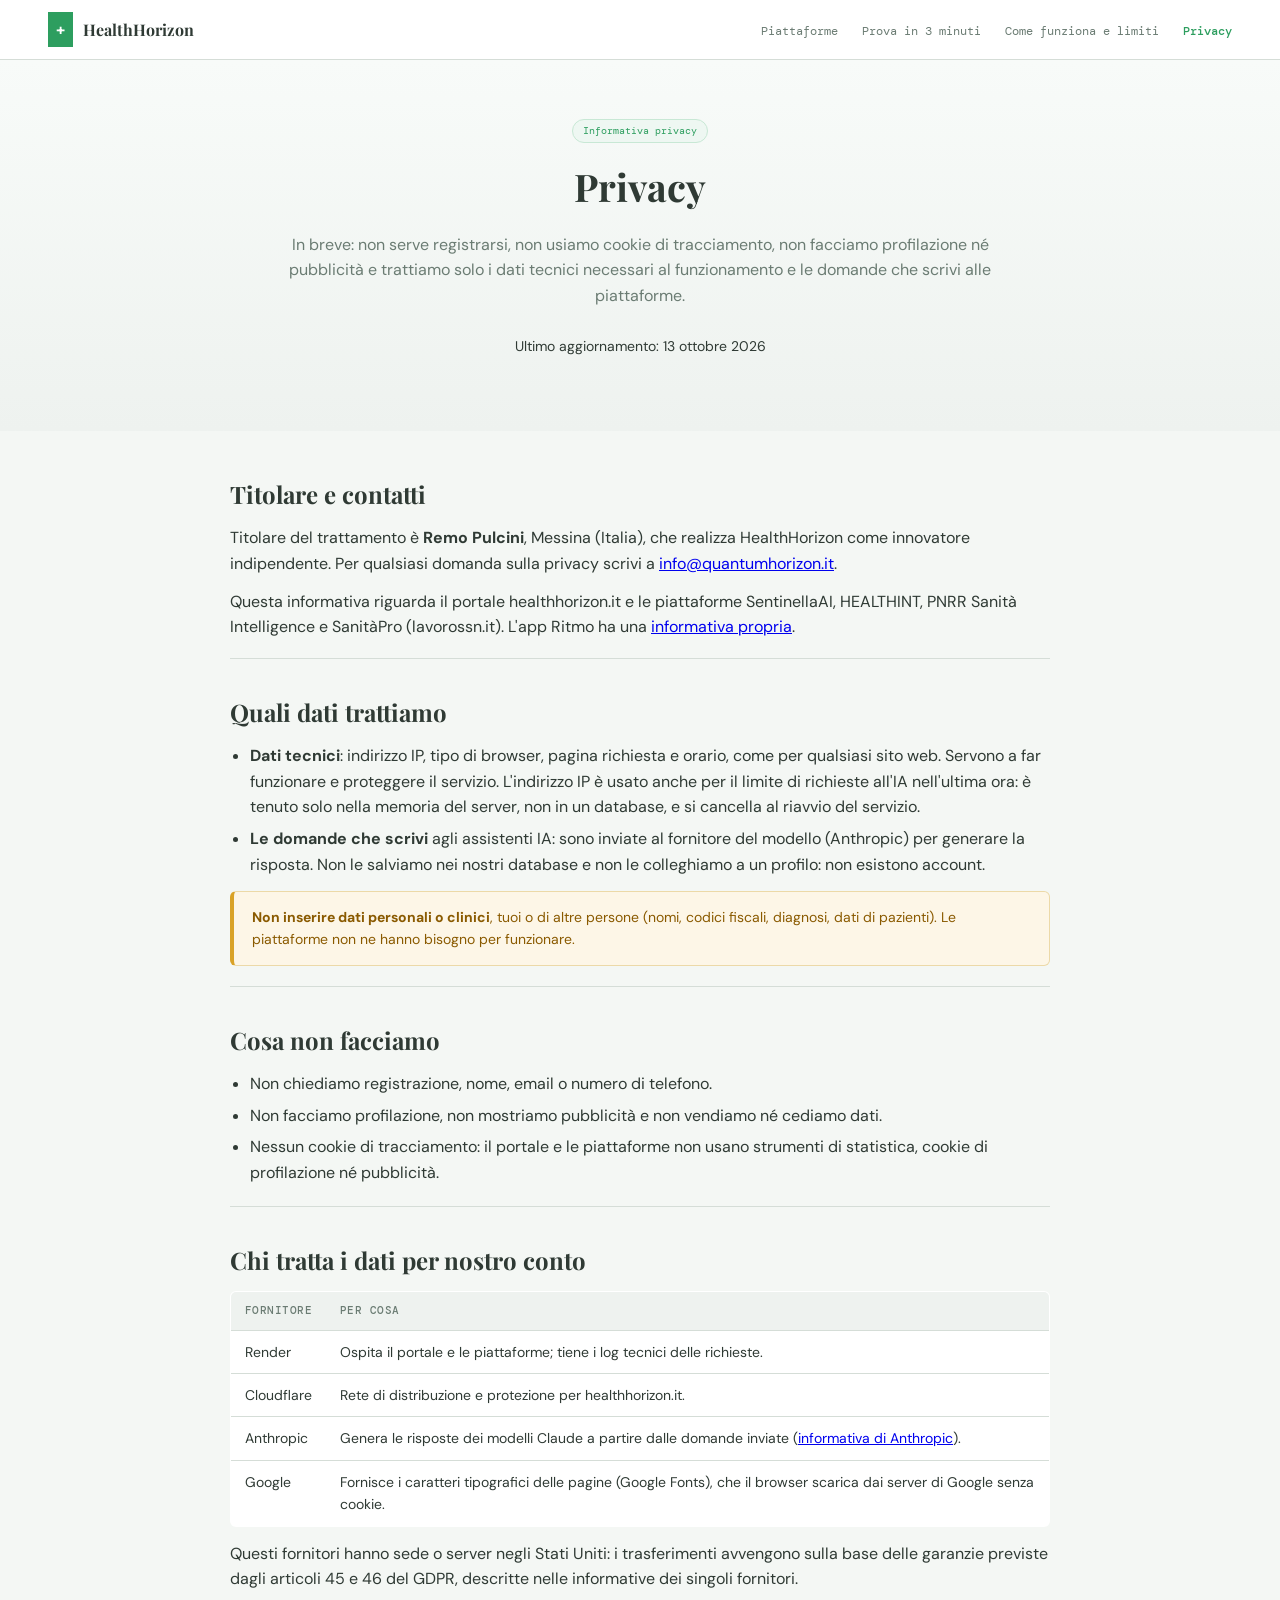
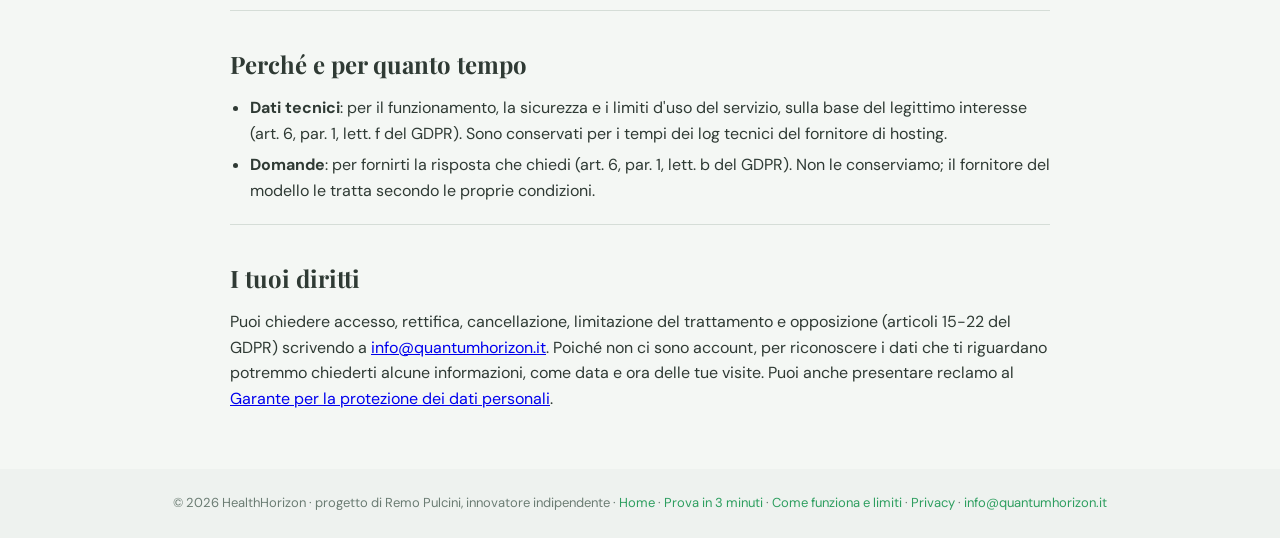
<file: privacy.html>
<!DOCTYPE html>
<html lang="it">
<head>
<meta charset="UTF-8">
<meta name="viewport" content="width=device-width, initial-scale=1.0">
<title>Privacy | HealthHorizon</title>
<meta name="description" content="Informativa privacy di HealthHorizon: quali dati sono trattati, perché, da chi e per quanto tempo.">
<link href="https://fonts.googleapis.com/css2?family=Playfair+Display:wght@400;700;900&family=DM+Sans:wght@300;400;500;600&family=DM+Mono:wght@400;500&display=swap" rel="stylesheet">
<link rel="stylesheet" href="piattaforme.css">
</head>
<body>
<nav>
  <a class="nav-logo" href="index.html">
    <div class="nav-cross">+</div>
    <div class="nav-name">HealthHorizon</div>
  </a>
  <div class="nav-links">
    <a href="index.html#apps">Piattaforme</a>
    <a href="prova.html">Prova in 3 minuti</a>
    <a href="come-funziona.html">Come funziona e limiti</a>
    <a href="privacy.html" aria-current="page">Privacy</a>
  </div>
</nav>

<header class="page-hero">
  <span class="tag">Informativa privacy</span>
  <h1>Privacy</h1>
  <p class="lead">In breve: non serve registrarsi, non usiamo cookie di tracciamento, non facciamo profilazione né pubblicità e trattiamo solo i dati tecnici necessari al funzionamento e le domande che scrivi alle piattaforme.</p>
  <p class="for-whom">Ultimo aggiornamento: 13 ottobre 2026</p>
</header>

<main>

<section class="block">
  <h2>Titolare e contatti</h2>
  <p>Titolare del trattamento è <strong>Remo Pulcini</strong>, Messina (Italia), che realizza HealthHorizon come innovatore indipendente. Per qualsiasi domanda sulla privacy scrivi a <a href="mailto:info@quantumhorizon.it">info@quantumhorizon.it</a>.</p>
  <p>Questa informativa riguarda il portale healthhorizon.it e le piattaforme SentinellaAI, HEALTHINT, PNRR Sanità Intelligence e SanitàPro (lavorossn.it). L'app Ritmo ha una <a href="ritmo/privacy/">informativa propria</a>.</p>
</section>

<section class="block">
  <h2>Quali dati trattiamo</h2>
  <ul>
    <li><strong>Dati tecnici</strong>: indirizzo IP, tipo di browser, pagina richiesta e orario, come per qualsiasi sito web. Servono a far funzionare e proteggere il servizio. L'indirizzo IP è usato anche per il limite di richieste all'IA nell'ultima ora: è tenuto solo nella memoria del server, non in un database, e si cancella al riavvio del servizio.</li>
    <li><strong>Le domande che scrivi</strong> agli assistenti IA: sono inviate al fornitore del modello (Anthropic) per generare la risposta. Non le salviamo nei nostri database e non le colleghiamo a un profilo: non esistono account.</li>
  </ul>
  <div class="notice"><strong>Non inserire dati personali o clinici</strong>, tuoi o di altre persone (nomi, codici fiscali, diagnosi, dati di pazienti). Le piattaforme non ne hanno bisogno per funzionare.</div>
</section>

<section class="block">
  <h2>Cosa non facciamo</h2>
  <ul>
    <li>Non chiediamo registrazione, nome, email o numero di telefono.</li>
    <li>Non facciamo profilazione, non mostriamo pubblicità e non vendiamo né cediamo dati.</li>
    <li>Nessun cookie di tracciamento: il portale e le piattaforme non usano strumenti di statistica, cookie di profilazione né pubblicità.</li>
  </ul>
</section>

<section class="block">
  <h2>Chi tratta i dati per nostro conto</h2>
  <table class="sources">
    <thead><tr><th>Fornitore</th><th>Per cosa</th></tr></thead>
    <tbody>
      <tr><td>Render</td><td>Ospita il portale e le piattaforme; tiene i log tecnici delle richieste.</td></tr>
      <tr><td>Cloudflare</td><td>Rete di distribuzione e protezione per healthhorizon.it.</td></tr>
      <tr><td>Anthropic</td><td>Genera le risposte dei modelli Claude a partire dalle domande inviate (<a href="https://www.anthropic.com/legal/privacy" target="_blank" rel="noopener">informativa di Anthropic</a>).</td></tr>
      <tr><td>Google</td><td>Fornisce i caratteri tipografici delle pagine (Google Fonts), che il browser scarica dai server di Google senza cookie.</td></tr>
    </tbody>
  </table>
  <p>Questi fornitori hanno sede o server negli Stati Uniti: i trasferimenti avvengono sulla base delle garanzie previste dagli articoli 45 e 46 del GDPR, descritte nelle informative dei singoli fornitori.</p>
</section>

<section class="block">
  <h2>Perché e per quanto tempo</h2>
  <ul>
    <li><strong>Dati tecnici</strong>: per il funzionamento, la sicurezza e i limiti d'uso del servizio, sulla base del legittimo interesse (art. 6, par. 1, lett. f del GDPR). Sono conservati per i tempi dei log tecnici del fornitore di hosting.</li>
    <li><strong>Domande</strong>: per fornirti la risposta che chiedi (art. 6, par. 1, lett. b del GDPR). Non le conserviamo; il fornitore del modello le tratta secondo le proprie condizioni.</li>
  </ul>
</section>

<section class="block">
  <h2>I tuoi diritti</h2>
  <p>Puoi chiedere accesso, rettifica, cancellazione, limitazione del trattamento e opposizione (articoli 15-22 del GDPR) scrivendo a <a href="mailto:info@quantumhorizon.it">info@quantumhorizon.it</a>. Poiché non ci sono account, per riconoscere i dati che ti riguardano potremmo chiederti alcune informazioni, come data e ora delle tue visite. Puoi anche presentare reclamo al <a href="https://www.garanteprivacy.it" target="_blank" rel="noopener">Garante per la protezione dei dati personali</a>.</p>
</section>

</main>

<footer>
  © 2026 HealthHorizon · progetto di Remo Pulcini, innovatore indipendente ·
  <a href="index.html">Home</a> ·
  <a href="prova.html">Prova in 3 minuti</a> ·
  <a href="come-funziona.html">Come funziona e limiti</a> ·
  <a href="privacy.html">Privacy</a> ·
  <a href="mailto:info@quantumhorizon.it">info@quantumhorizon.it</a>
</footer>

</body>
</html>
</file>
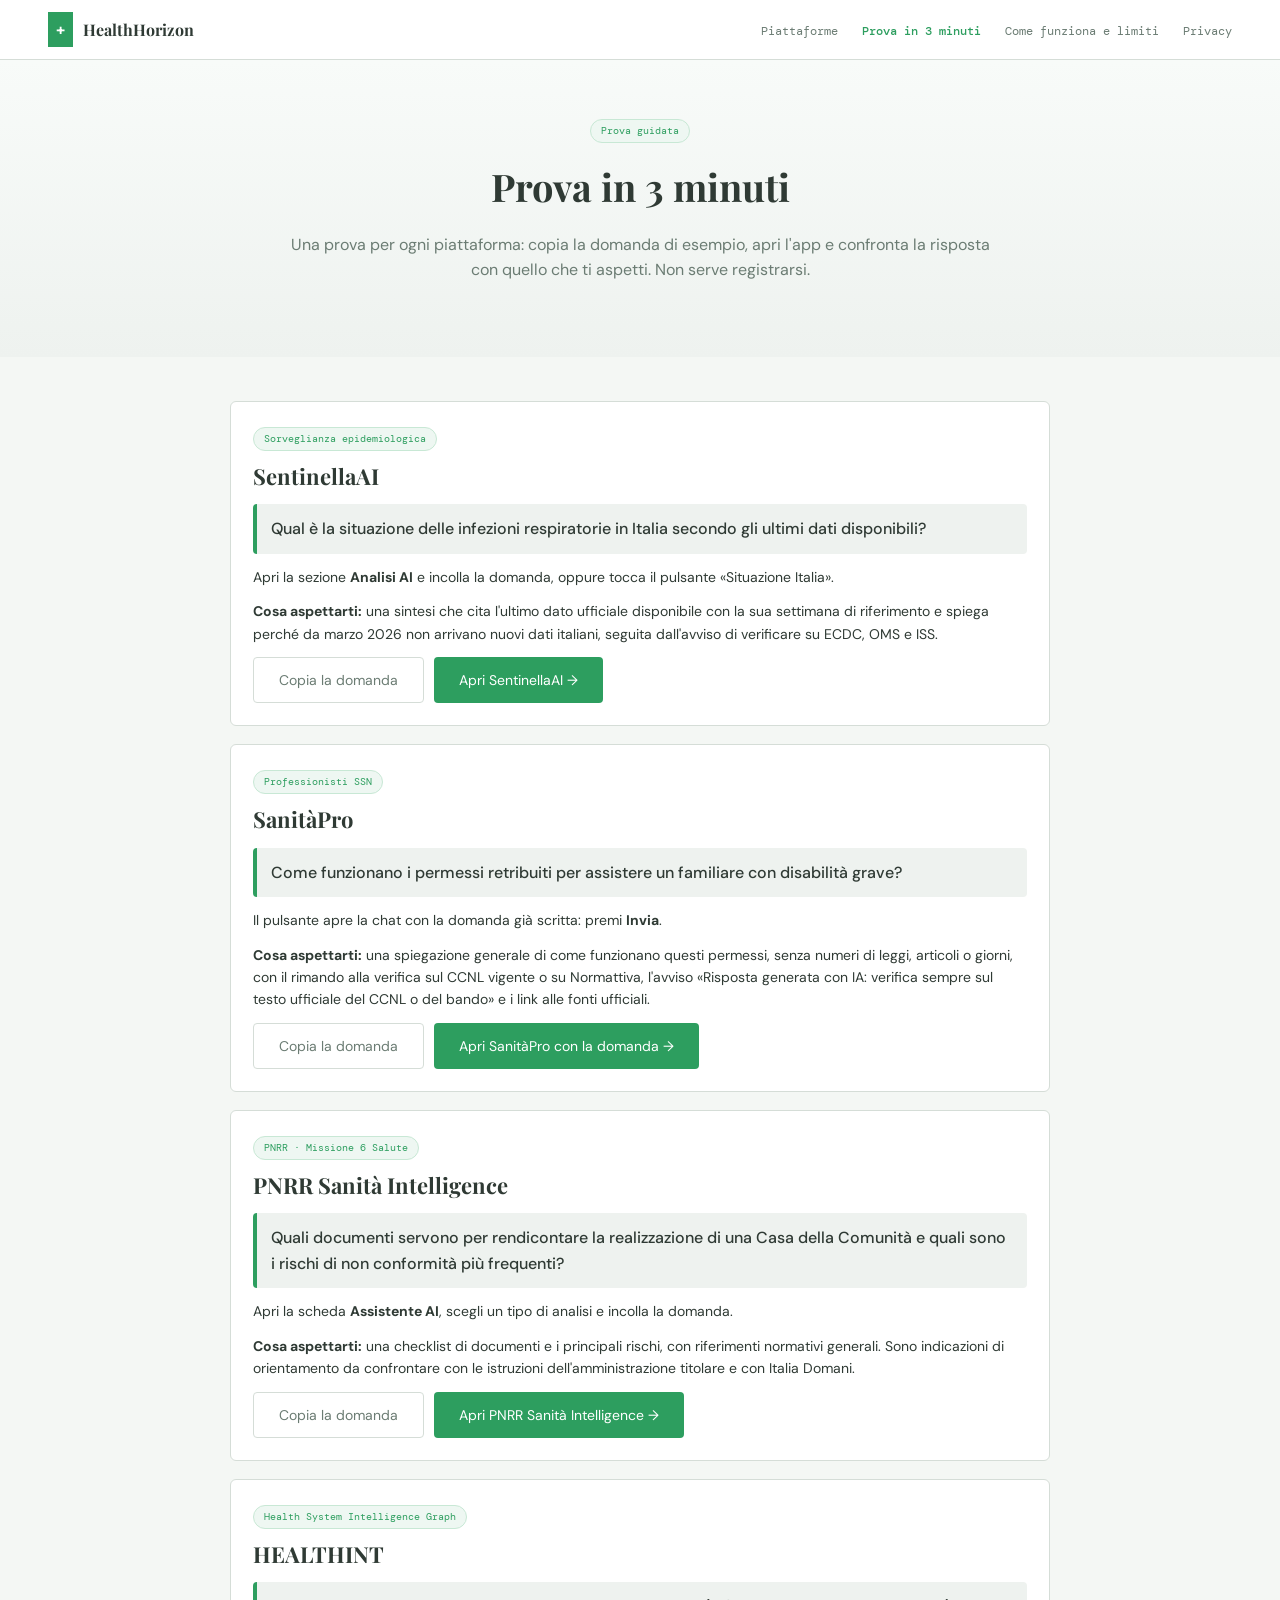
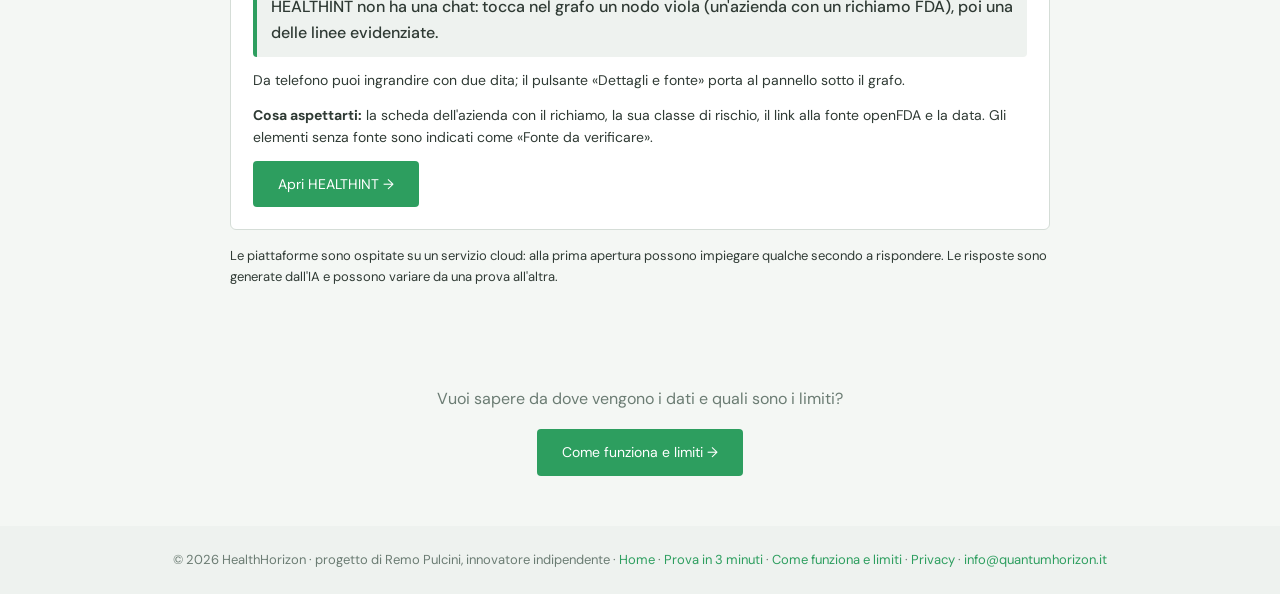
<file: prova.html>
<!DOCTYPE html>
<html lang="it">
<head>
<meta charset="UTF-8">
<meta name="viewport" content="width=device-width, initial-scale=1.0">
<title>Prova in 3 minuti | HealthHorizon</title>
<meta name="description" content="Una prova guidata per ogni piattaforma HealthHorizon: una domanda di esempio, il pulsante per aprire l'app e cosa aspettarsi dalla risposta.">
<link href="https://fonts.googleapis.com/css2?family=Playfair+Display:wght@400;700;900&family=DM+Sans:wght@300;400;500;600&family=DM+Mono:wght@400;500&display=swap" rel="stylesheet">
<link rel="stylesheet" href="piattaforme.css">
</head>
<body>
<nav>
  <a class="nav-logo" href="index.html">
    <div class="nav-cross">+</div>
    <div class="nav-name">HealthHorizon</div>
  </a>
  <div class="nav-links">
    <a href="index.html#apps">Piattaforme</a>
    <a href="prova.html" aria-current="page">Prova in 3 minuti</a>
    <a href="come-funziona.html">Come funziona e limiti</a>
    <a href="privacy.html">Privacy</a>
  </div>
</nav>

<header class="page-hero">
  <span class="tag">Prova guidata</span>
  <h1>Prova in 3 minuti</h1>
  <p class="lead">Una prova per ogni piattaforma: copia la domanda di esempio, apri l'app e confronta la risposta con quello che ti aspetti. Non serve registrarsi.</p>
</header>

<main>

<section class="block">
  <div class="try-list">

    <article class="try">
      <div class="try-head"><span class="tag">Sorveglianza epidemiologica</span><h2>SentinellaAI</h2></div>
      <p class="try-q" id="q-sentinella">Qual è la situazione delle infezioni respiratorie in Italia secondo gli ultimi dati disponibili?</p>
      <p class="try-how">Apri la sezione <strong>Analisi AI</strong> e incolla la domanda, oppure tocca il pulsante «Situazione Italia».</p>
      <p class="try-expect"><strong>Cosa aspettarti:</strong> una sintesi che cita l'ultimo dato ufficiale disponibile con la sua settimana di riferimento e spiega perché da marzo 2026 non arrivano nuovi dati italiani, seguita dall'avviso di verificare su ECDC, OMS e ISS.</p>
      <div class="try-actions">
        <button type="button" class="btn btn-ghost copy-btn" data-copy="q-sentinella">Copia la domanda</button>
        <a href="https://sentinellaai.onrender.com" class="btn btn-green" target="_blank" rel="noopener">Apri SentinellaAI →</a>
      </div>
    </article>

    <article class="try">
      <div class="try-head"><span class="tag">Professionisti SSN</span><h2>SanitàPro</h2></div>
      <p class="try-q" id="q-sanitapro">Come funzionano i permessi retribuiti per assistere un familiare con disabilità grave?</p>
      <p class="try-how">Il pulsante apre la chat con la domanda già scritta: premi <strong>Invia</strong>.</p>
      <p class="try-expect"><strong>Cosa aspettarti:</strong> una spiegazione generale di come funzionano questi permessi, senza numeri di leggi, articoli o giorni, con il rimando alla verifica sul CCNL vigente o su Normattiva, l'avviso «Risposta generata con IA: verifica sempre sul testo ufficiale del CCNL o del bando» e i link alle fonti ufficiali.</p>
      <div class="try-actions">
        <button type="button" class="btn btn-ghost copy-btn" data-copy="q-sanitapro">Copia la domanda</button>
        <a href="https://www.lavorossn.it/app?q=Come%20funzionano%20i%20permessi%20retribuiti%20per%20assistere%20un%20familiare%20con%20disabilit%C3%A0%20grave%3F" class="btn btn-green" target="_blank" rel="noopener">Apri SanitàPro con la domanda →</a>
      </div>
    </article>

    <article class="try">
      <div class="try-head"><span class="tag">PNRR · Missione 6 Salute</span><h2>PNRR Sanità Intelligence</h2></div>
      <p class="try-q" id="q-pnrr">Quali documenti servono per rendicontare la realizzazione di una Casa della Comunità e quali sono i rischi di non conformità più frequenti?</p>
      <p class="try-how">Apri la scheda <strong>Assistente AI</strong>, scegli un tipo di analisi e incolla la domanda.</p>
      <p class="try-expect"><strong>Cosa aspettarti:</strong> una checklist di documenti e i principali rischi, con riferimenti normativi generali. Sono indicazioni di orientamento da confrontare con le istruzioni dell'amministrazione titolare e con Italia Domani.</p>
      <div class="try-actions">
        <button type="button" class="btn btn-ghost copy-btn" data-copy="q-pnrr">Copia la domanda</button>
        <a href="pnrr.html" class="btn btn-green">Apri PNRR Sanità Intelligence →</a>
      </div>
    </article>

    <article class="try">
      <div class="try-head"><span class="tag">Health System Intelligence Graph</span><h2>HEALTHINT</h2></div>
      <p class="try-q">HEALTHINT non ha una chat: tocca nel grafo un nodo viola (un'azienda con un richiamo FDA), poi una delle linee evidenziate.</p>
      <p class="try-how">Da telefono puoi ingrandire con due dita; il pulsante «Dettagli e fonte» porta al pannello sotto il grafo.</p>
      <p class="try-expect"><strong>Cosa aspettarti:</strong> la scheda dell'azienda con il richiamo, la sua classe di rischio, il link alla fonte openFDA e la data. Gli elementi senza fonte sono indicati come «Fonte da verificare».</p>
      <div class="try-actions">
        <a href="https://healthint-frontend.onrender.com" class="btn btn-green" target="_blank" rel="noopener">Apri HEALTHINT →</a>
      </div>
    </article>

  </div>
  <p class="try-note">Le piattaforme sono ospitate su un servizio cloud: alla prima apertura possono impiegare qualche secondo a rispondere. Le risposte sono generate dall'IA e possono variare da una prova all'altra.</p>
</section>

</main>

<div class="cta">
  <p>Vuoi sapere da dove vengono i dati e quali sono i limiti?</p>
  <a href="come-funziona.html" class="btn btn-green">Come funziona e limiti →</a>
</div>

<footer>
  © 2026 HealthHorizon · progetto di Remo Pulcini, innovatore indipendente ·
  <a href="index.html">Home</a> ·
  <a href="prova.html">Prova in 3 minuti</a> ·
  <a href="come-funziona.html">Come funziona e limiti</a> ·
  <a href="privacy.html">Privacy</a> ·
  <a href="mailto:info@quantumhorizon.it">info@quantumhorizon.it</a>
</footer>

<script>
// "Copia la domanda": appunti del sistema, con alternativa per i browser che non li consentono
document.querySelectorAll('.copy-btn').forEach(function (btn) {
  btn.addEventListener('click', function () {
    var text = document.getElementById(btn.dataset.copy).textContent.trim();
    var done = function () { var old = btn.textContent; btn.textContent = 'Copiata ✓'; setTimeout(function () { btn.textContent = old; }, 1800); };
    if (navigator.clipboard && window.isSecureContext) {
      navigator.clipboard.writeText(text).then(done, function () { fallback(text); done(); });
    } else { fallback(text); done(); }
  });
});
function fallback(text) {
  var ta = document.createElement('textarea');
  ta.value = text; ta.setAttribute('readonly', ''); ta.style.position = 'fixed'; ta.style.opacity = '0';
  document.body.appendChild(ta); ta.select();
  try { document.execCommand('copy'); } catch (e) {}
  document.body.removeChild(ta);
}
</script>
</body>
</html>
</file>
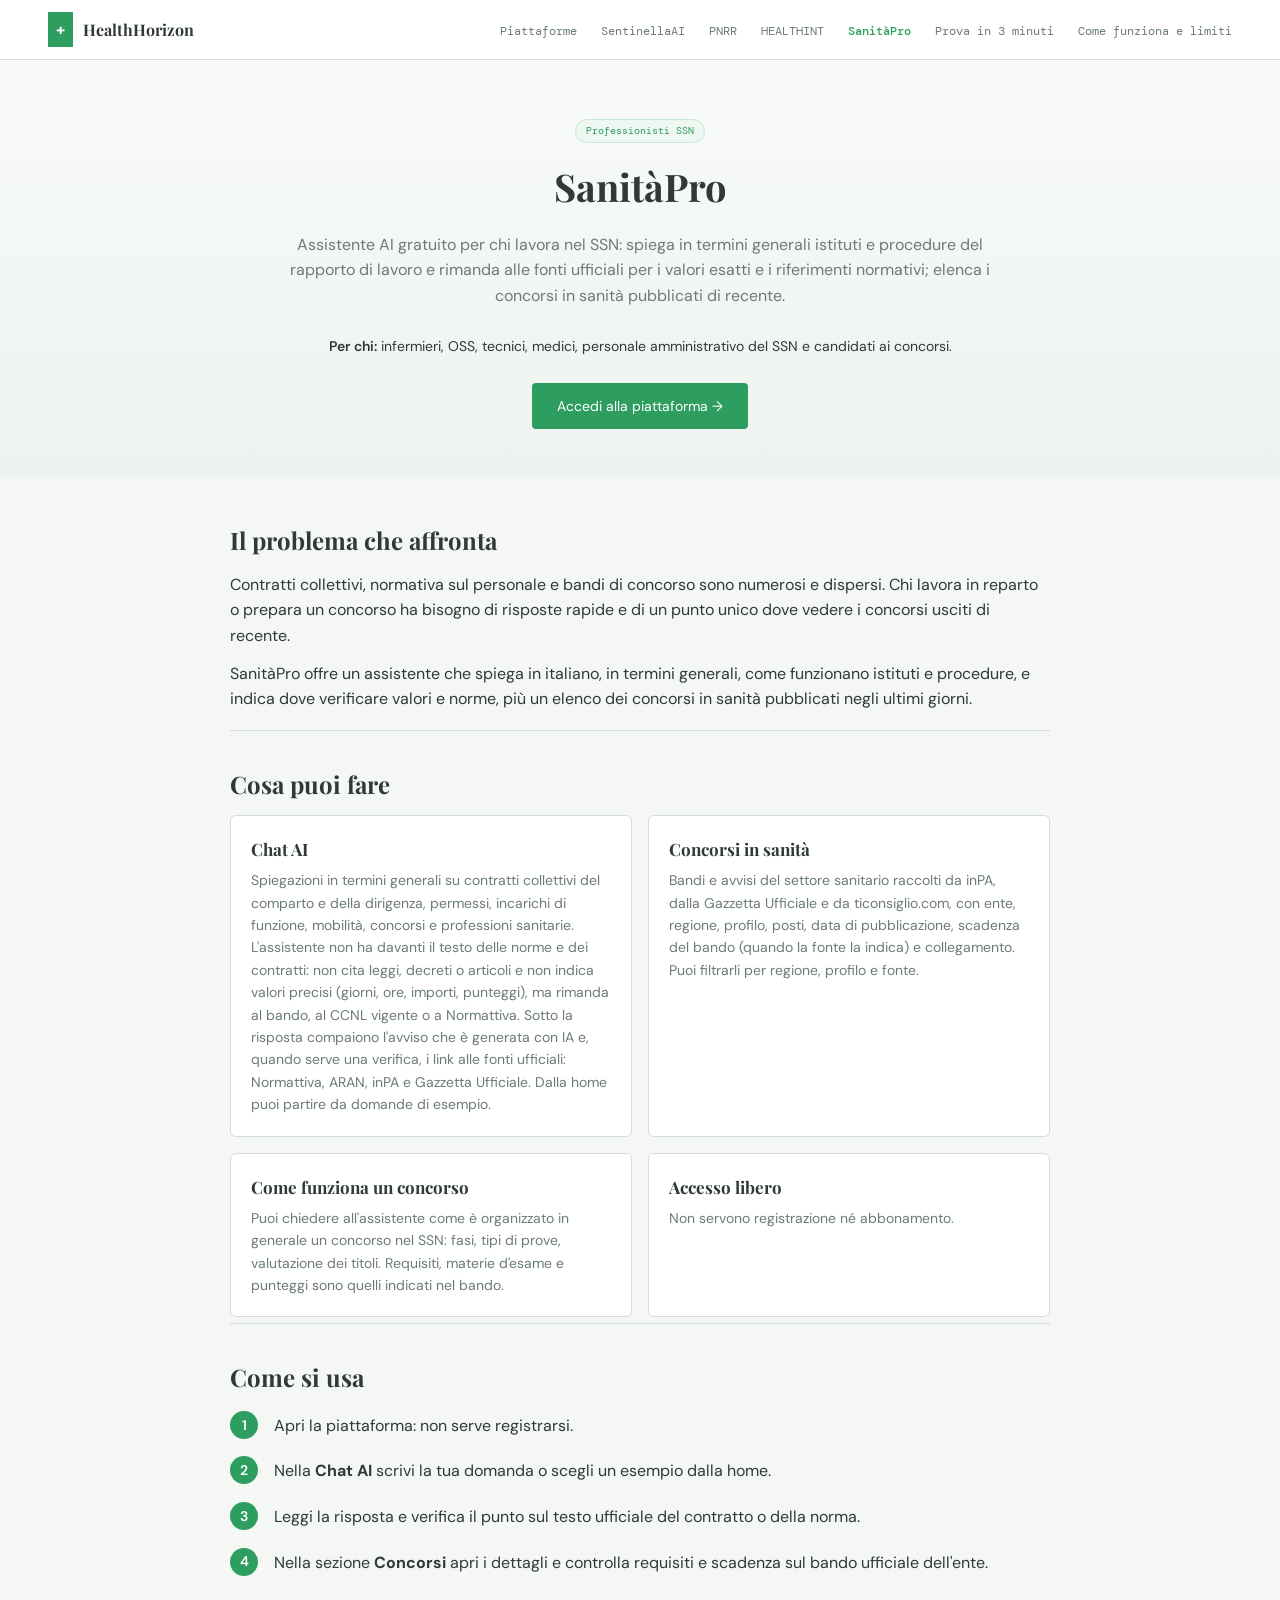
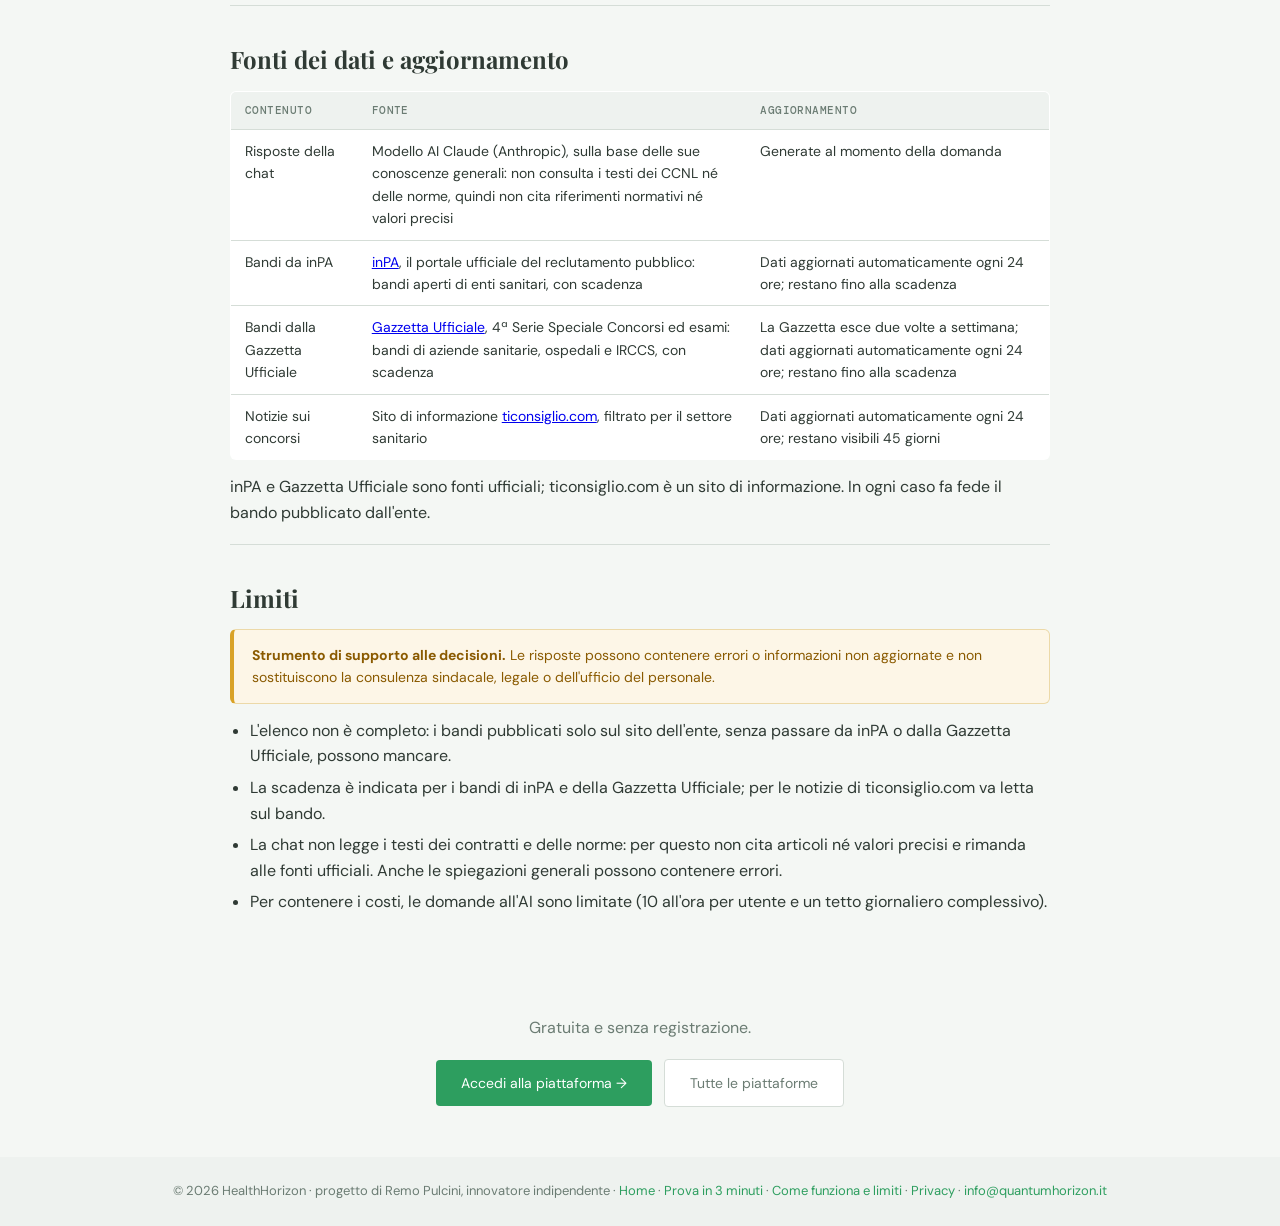
<file: sanitapro.html>
<!DOCTYPE html>
<html lang="it">
<head>
<meta charset="UTF-8">
<meta name="viewport" content="width=device-width, initial-scale=1.0">
<title>SanitàPro — Come funziona | HealthHorizon</title>
<meta name="description" content="Assistente AI gratuito per chi lavora nel SSN: spiega in termini generali istituti e procedure del rapporto di lavoro e rimanda alle fonti ufficiali per i valori esatti e i riferimenti normativi; elenca i concorsi in sanità pubblicati di recente.">

<link href="https://fonts.googleapis.com/css2?family=Playfair+Display:wght@400;700;900&family=DM+Sans:wght@300;400;500;600&family=DM+Mono:wght@400;500&display=swap" rel="stylesheet">
<link rel="stylesheet" href="piattaforme.css">
</head>

<body>

<nav>
  <a class="nav-logo" href="index.html">
    <div class="nav-cross">+</div>
    <div class="nav-name">HealthHorizon</div>
  </a>
  <div class="nav-links">
    <a href="index.html#apps">Piattaforme</a>
    <a href="sentinellaai.html">SentinellaAI</a>
    <a href="pnrr-intelligence.html">PNRR</a>
    <a href="healthint.html">HEALTHINT</a>
    <a href="sanitapro.html" aria-current="page">SanitàPro</a>
    <a href="prova.html">Prova in 3 minuti</a>
    <a href="come-funziona.html">Come funziona e limiti</a>
  </div>
</nav>

<header class="page-hero">
  <span class="tag">Professionisti SSN</span>
  <h1>SanitàPro</h1>
  <p class="lead">Assistente AI gratuito per chi lavora nel SSN: spiega in termini generali istituti e procedure del rapporto di lavoro e rimanda alle fonti ufficiali per i valori esatti e i riferimenti normativi; elenca i concorsi in sanità pubblicati di recente.</p>
  <p class="for-whom"><strong>Per chi:</strong> infermieri, OSS, tecnici, medici, personale amministrativo del SSN e candidati ai concorsi.</p>
  <a href="https://www.lavorossn.it" class="btn btn-green" target="_blank" rel="noopener">Accedi alla piattaforma →</a>
</header>

<main>

<section class="block">
  <h2>Il problema che affronta</h2>
  <p>Contratti collettivi, normativa sul personale e bandi di concorso sono numerosi e dispersi. Chi lavora in reparto o prepara un concorso ha bisogno di risposte rapide e di un punto unico dove vedere i concorsi usciti di recente.</p><p>SanitàPro offre un assistente che spiega in italiano, in termini generali, come funzionano istituti e procedure, e indica dove verificare valori e norme, più un elenco dei concorsi in sanità pubblicati negli ultimi giorni.</p>
</section>

<section class="block">
  <h2>Cosa puoi fare</h2>
  <div class="features">
    <div class="feature">
      <h3>Chat AI</h3>
      <p>Spiegazioni in termini generali su contratti collettivi del comparto e della dirigenza, permessi, incarichi di funzione, mobilità, concorsi e professioni sanitarie. L'assistente non ha davanti il testo delle norme e dei contratti: non cita leggi, decreti o articoli e non indica valori precisi (giorni, ore, importi, punteggi), ma rimanda al bando, al CCNL vigente o a Normattiva. Sotto la risposta compaiono l'avviso che è generata con IA e, quando serve una verifica, i link alle fonti ufficiali: Normattiva, ARAN, inPA e Gazzetta Ufficiale. Dalla home puoi partire da domande di esempio.</p>
    </div>
    <div class="feature">
      <h3>Concorsi in sanità</h3>
      <p>Bandi e avvisi del settore sanitario raccolti da inPA, dalla Gazzetta Ufficiale e da ticonsiglio.com, con ente, regione, profilo, posti, data di pubblicazione, scadenza del bando (quando la fonte la indica) e collegamento. Puoi filtrarli per regione, profilo e fonte.</p>
    </div>
    <div class="feature">
      <h3>Come funziona un concorso</h3>
      <p>Puoi chiedere all'assistente come è organizzato in generale un concorso nel SSN: fasi, tipi di prove, valutazione dei titoli. Requisiti, materie d'esame e punteggi sono quelli indicati nel bando.</p>
    </div>
    <div class="feature">
      <h3>Accesso libero</h3>
      <p>Non servono registrazione né abbonamento.</p>
    </div>
  </div>
</section>

<section class="block">
  <h2>Come si usa</h2>
  <ol class="steps">
    <li>Apri la piattaforma: non serve registrarsi.</li>
    <li>Nella <strong>Chat AI</strong> scrivi la tua domanda o scegli un esempio dalla home.</li>
    <li>Leggi la risposta e verifica il punto sul testo ufficiale del contratto o della norma.</li>
    <li>Nella sezione <strong>Concorsi</strong> apri i dettagli e controlla requisiti e scadenza sul bando ufficiale dell'ente.</li>
  </ol>
</section>

<section class="block">
  <h2>Fonti dei dati e aggiornamento</h2>
  <table class="sources">
    <thead><tr><th>Contenuto</th><th>Fonte</th><th>Aggiornamento</th></tr></thead>
    <tbody>
      <tr><td>Risposte della chat</td><td>Modello AI Claude (Anthropic), sulla base delle sue conoscenze generali: non consulta i testi dei CCNL né delle norme, quindi non cita riferimenti normativi né valori precisi</td><td>Generate al momento della domanda</td></tr>
      <tr><td>Bandi da inPA</td><td><a href="https://www.inpa.gov.it" target="_blank" rel="noopener">inPA</a>, il portale ufficiale del reclutamento pubblico: bandi aperti di enti sanitari, con scadenza</td><td>Dati aggiornati automaticamente ogni 24 ore; restano fino alla scadenza</td></tr>
      <tr><td>Bandi dalla Gazzetta Ufficiale</td><td><a href="https://www.gazzettaufficiale.it" target="_blank" rel="noopener">Gazzetta Ufficiale</a>, 4ª Serie Speciale Concorsi ed esami: bandi di aziende sanitarie, ospedali e IRCCS, con scadenza</td><td>La Gazzetta esce due volte a settimana; dati aggiornati automaticamente ogni 24 ore; restano fino alla scadenza</td></tr>
      <tr><td>Notizie sui concorsi</td><td>Sito di informazione <a href="https://www.ticonsiglio.com/category/concorsi-pubblici/" target="_blank" rel="noopener">ticonsiglio.com</a>, filtrato per il settore sanitario</td><td>Dati aggiornati automaticamente ogni 24 ore; restano visibili 45 giorni</td></tr>
    </tbody>
  </table>
  <p>inPA e Gazzetta Ufficiale sono fonti ufficiali; ticonsiglio.com è un sito di informazione. In ogni caso fa fede il bando pubblicato dall'ente.</p>
</section>

<section class="block">
  <h2>Limiti</h2>
  <div class="notice"><strong>Strumento di supporto alle decisioni.</strong> Le risposte possono contenere errori o informazioni non aggiornate e non sostituiscono la consulenza sindacale, legale o dell'ufficio del personale.</div>
  <ul>
    <li>L'elenco non è completo: i bandi pubblicati solo sul sito dell'ente, senza passare da inPA o dalla Gazzetta Ufficiale, possono mancare.</li>
    <li>La scadenza è indicata per i bandi di inPA e della Gazzetta Ufficiale; per le notizie di ticonsiglio.com va letta sul bando.</li>
    <li>La chat non legge i testi dei contratti e delle norme: per questo non cita articoli né valori precisi e rimanda alle fonti ufficiali. Anche le spiegazioni generali possono contenere errori.</li>
    <li>Per contenere i costi, le domande all'AI sono limitate (10 all'ora per utente e un tetto giornaliero complessivo).</li>
  </ul>
</section>

</main>

<div class="cta">
  <p>Gratuita e senza registrazione.</p>
  <a href="https://www.lavorossn.it" class="btn btn-green" target="_blank" rel="noopener">Accedi alla piattaforma →</a>
  &nbsp;
  <a href="index.html#apps" class="btn btn-ghost">Tutte le piattaforme</a>
</div>

<footer>
  © 2026 HealthHorizon · progetto di Remo Pulcini, innovatore indipendente ·
  <a href="index.html">Home</a> ·
  <a href="prova.html">Prova in 3 minuti</a> ·
  <a href="come-funziona.html">Come funziona e limiti</a> ·
  <a href="privacy.html">Privacy</a> ·
  <a href="mailto:info@quantumhorizon.it">info@quantumhorizon.it</a>
</footer>

</body>
</html>
</file>
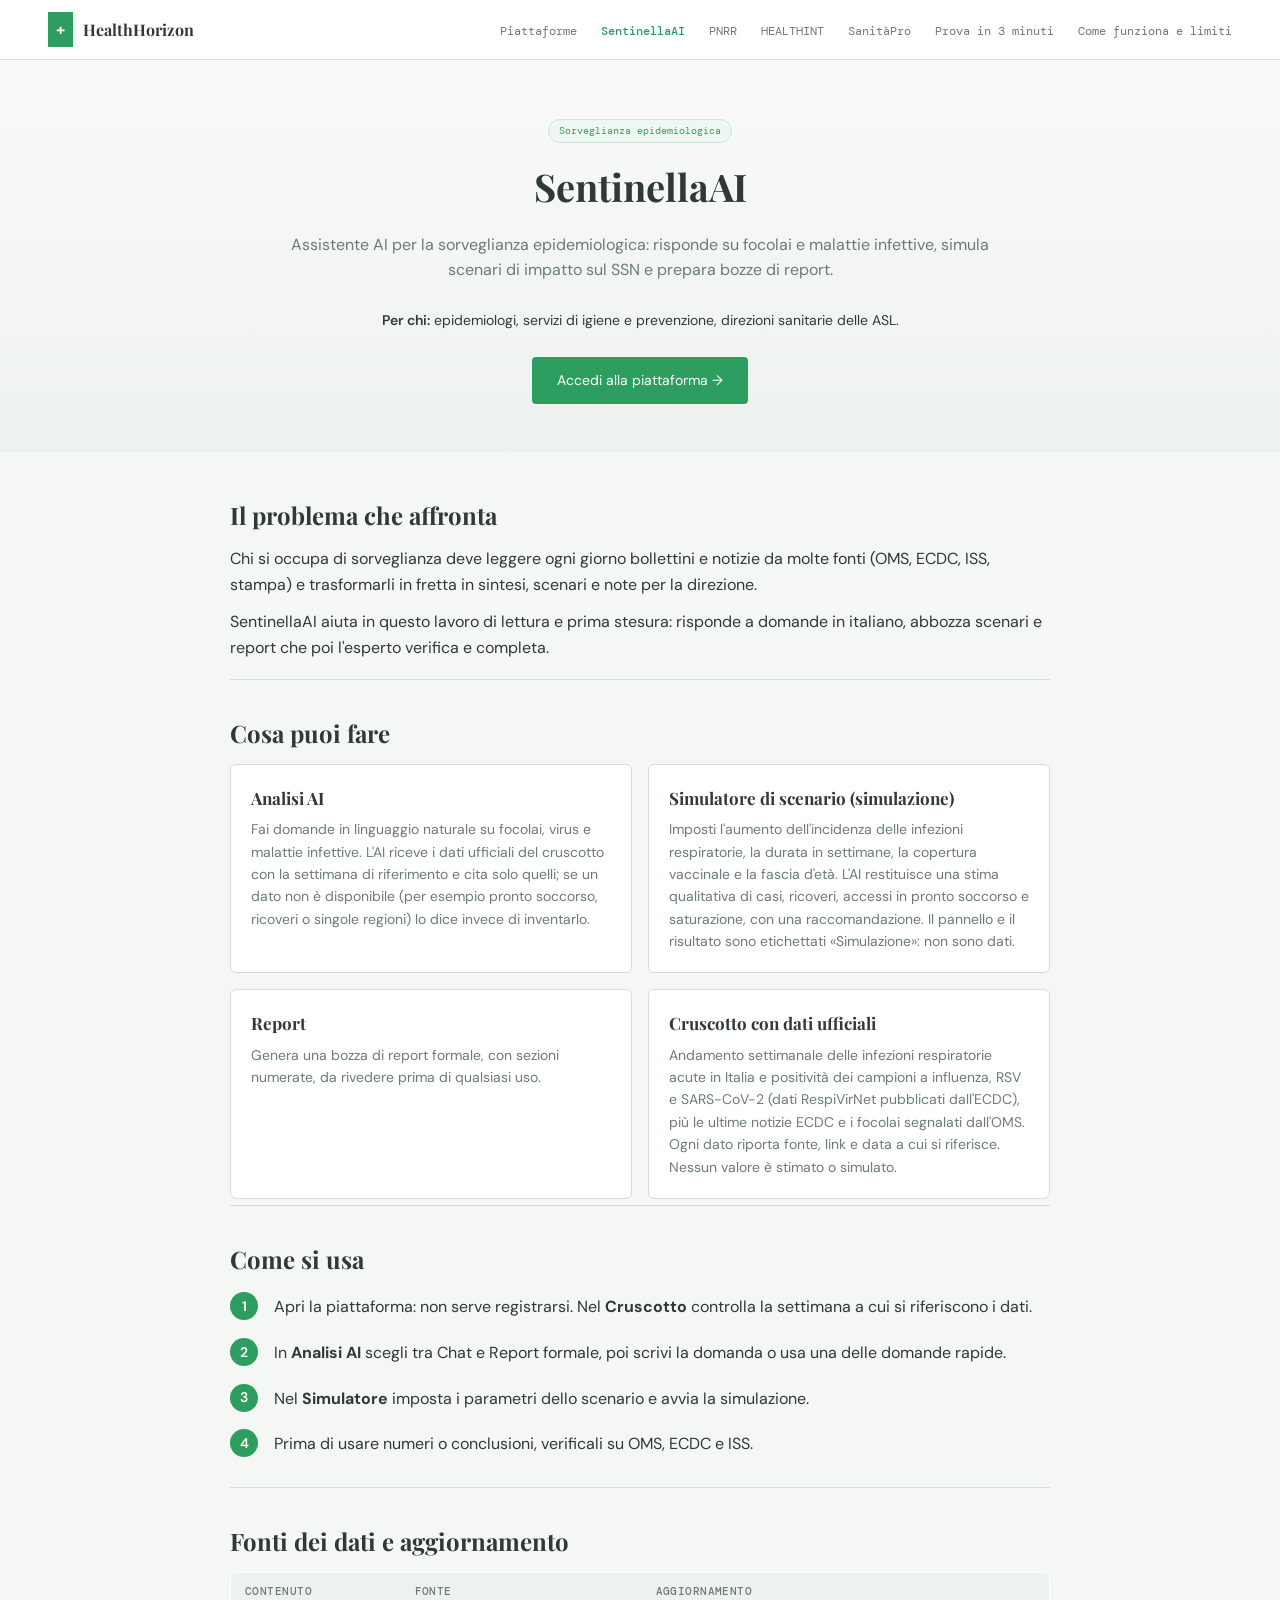
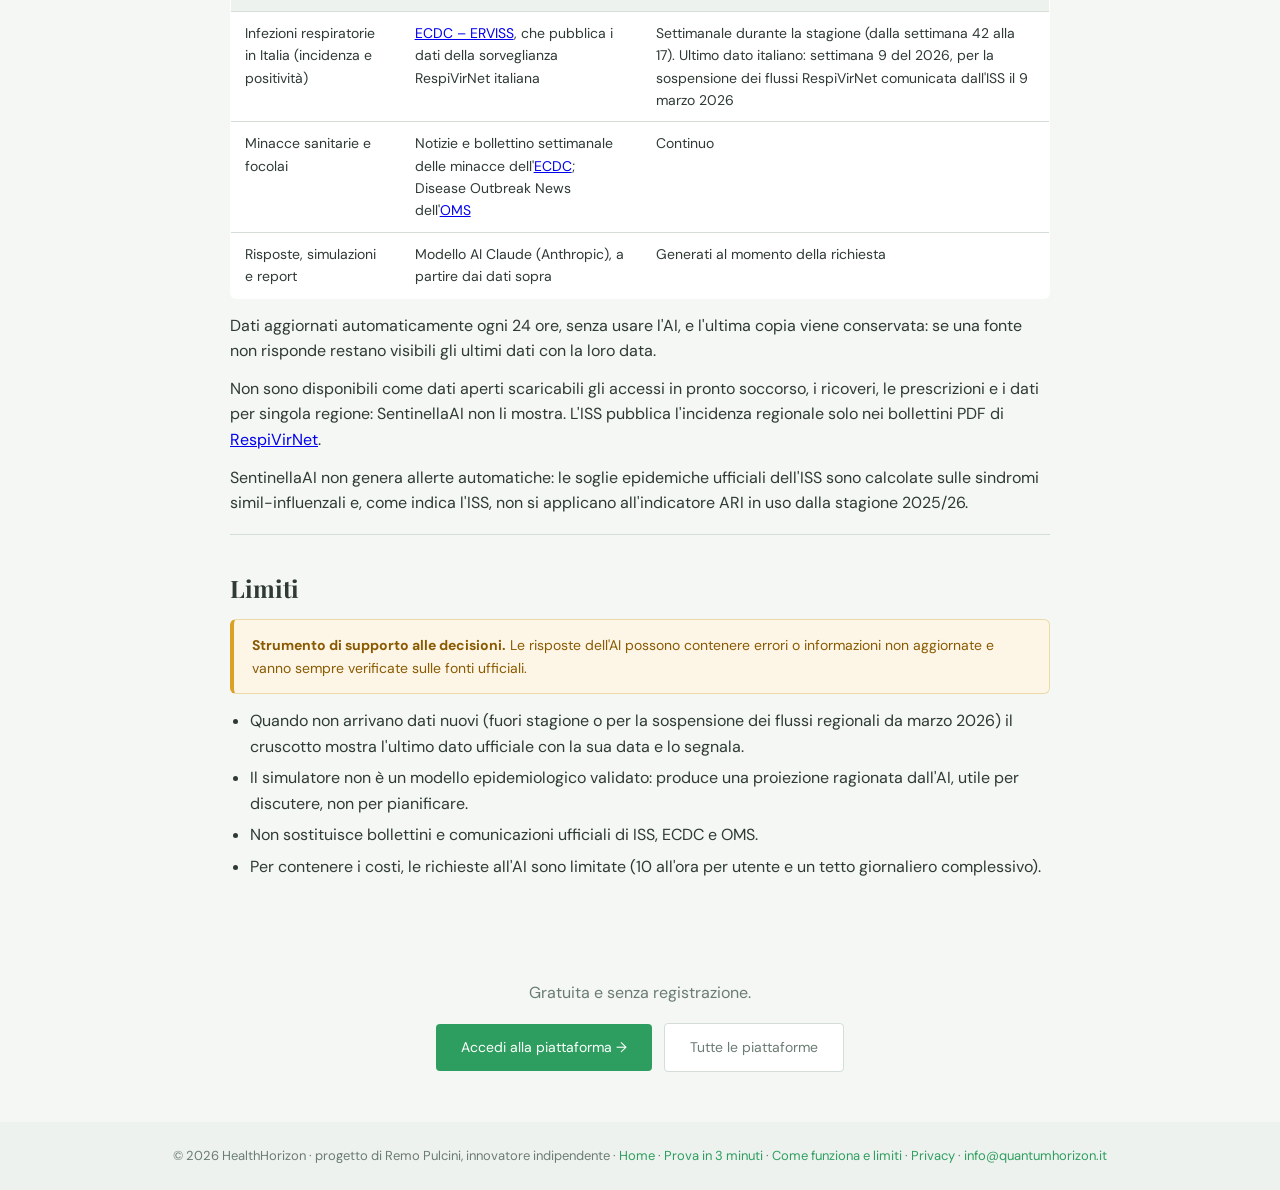
<file: sentinellaai.html>
<!DOCTYPE html>
<html lang="it">
<head>
<meta charset="UTF-8">
<meta name="viewport" content="width=device-width, initial-scale=1.0">
<title>SentinellaAI — Come funziona | HealthHorizon</title>
<meta name="description" content="Assistente AI per la sorveglianza epidemiologica: risponde su focolai e malattie infettive, simula scenari di impatto sul SSN e prepara bozze di report.">

<link href="https://fonts.googleapis.com/css2?family=Playfair+Display:wght@400;700;900&family=DM+Sans:wght@300;400;500;600&family=DM+Mono:wght@400;500&display=swap" rel="stylesheet">
<link rel="stylesheet" href="piattaforme.css">
</head>

<body>

<nav>
  <a class="nav-logo" href="index.html">
    <div class="nav-cross">+</div>
    <div class="nav-name">HealthHorizon</div>
  </a>
  <div class="nav-links">
    <a href="index.html#apps">Piattaforme</a>
    <a href="sentinellaai.html" aria-current="page">SentinellaAI</a>
    <a href="pnrr-intelligence.html">PNRR</a>
    <a href="healthint.html">HEALTHINT</a>
    <a href="sanitapro.html">SanitàPro</a>
    <a href="prova.html">Prova in 3 minuti</a>
    <a href="come-funziona.html">Come funziona e limiti</a>
  </div>
</nav>

<header class="page-hero">
  <span class="tag">Sorveglianza epidemiologica</span>
  <h1>SentinellaAI</h1>
  <p class="lead">Assistente AI per la sorveglianza epidemiologica: risponde su focolai e malattie infettive, simula scenari di impatto sul SSN e prepara bozze di report.</p>
  <p class="for-whom"><strong>Per chi:</strong> epidemiologi, servizi di igiene e prevenzione, direzioni sanitarie delle ASL.</p>
  <a href="https://sentinellaai.onrender.com" class="btn btn-green" target="_blank" rel="noopener">Accedi alla piattaforma →</a>
</header>

<main>

<section class="block">
  <h2>Il problema che affronta</h2>
  <p>Chi si occupa di sorveglianza deve leggere ogni giorno bollettini e notizie da molte fonti (OMS, ECDC, ISS, stampa) e trasformarli in fretta in sintesi, scenari e note per la direzione.</p><p>SentinellaAI aiuta in questo lavoro di lettura e prima stesura: risponde a domande in italiano, abbozza scenari e report che poi l'esperto verifica e completa.</p>
</section>

<section class="block">
  <h2>Cosa puoi fare</h2>
  <div class="features">
    <div class="feature">
      <h3>Analisi AI</h3>
      <p>Fai domande in linguaggio naturale su focolai, virus e malattie infettive. L'AI riceve i dati ufficiali del cruscotto con la settimana di riferimento e cita solo quelli; se un dato non è disponibile (per esempio pronto soccorso, ricoveri o singole regioni) lo dice invece di inventarlo.</p>
    </div>
    <div class="feature">
      <h3>Simulatore di scenario (simulazione)</h3>
      <p>Imposti l'aumento dell'incidenza delle infezioni respiratorie, la durata in settimane, la copertura vaccinale e la fascia d'età. L'AI restituisce una stima qualitativa di casi, ricoveri, accessi in pronto soccorso e saturazione, con una raccomandazione. Il pannello e il risultato sono etichettati «Simulazione»: non sono dati.</p>
    </div>
    <div class="feature">
      <h3>Report</h3>
      <p>Genera una bozza di report formale, con sezioni numerate, da rivedere prima di qualsiasi uso.</p>
    </div>
    <div class="feature">
      <h3>Cruscotto con dati ufficiali</h3>
      <p>Andamento settimanale delle infezioni respiratorie acute in Italia e positività dei campioni a influenza, RSV e SARS-CoV-2 (dati RespiVirNet pubblicati dall'ECDC), più le ultime notizie ECDC e i focolai segnalati dall'OMS. Ogni dato riporta fonte, link e data a cui si riferisce. Nessun valore è stimato o simulato.</p>
    </div>
  </div>
</section>

<section class="block">
  <h2>Come si usa</h2>
  <ol class="steps">
    <li>Apri la piattaforma: non serve registrarsi. Nel <strong>Cruscotto</strong> controlla la settimana a cui si riferiscono i dati.</li>
    <li>In <strong>Analisi AI</strong> scegli tra Chat e Report formale, poi scrivi la domanda o usa una delle domande rapide.</li>
    <li>Nel <strong>Simulatore</strong> imposta i parametri dello scenario e avvia la simulazione.</li>
    <li>Prima di usare numeri o conclusioni, verificali su OMS, ECDC e ISS.</li>
  </ol>
</section>

<section class="block">
  <h2>Fonti dei dati e aggiornamento</h2>
  <table class="sources">
    <thead><tr><th>Contenuto</th><th>Fonte</th><th>Aggiornamento</th></tr></thead>
    <tbody>
      <tr><td>Infezioni respiratorie in Italia (incidenza e positività)</td><td><a href="https://erviss.org" target="_blank" rel="noopener">ECDC – ERVISS</a>, che pubblica i dati della sorveglianza RespiVirNet italiana</td><td>Settimanale durante la stagione (dalla settimana 42 alla 17). Ultimo dato italiano: settimana 9 del 2026, per la sospensione dei flussi RespiVirNet comunicata dall'ISS il 9 marzo 2026</td></tr>
      <tr><td>Minacce sanitarie e focolai</td><td>Notizie e bollettino settimanale delle minacce dell'<a href="https://www.ecdc.europa.eu" target="_blank" rel="noopener">ECDC</a>; Disease Outbreak News dell'<a href="https://www.who.int/emergencies/disease-outbreak-news" target="_blank" rel="noopener">OMS</a></td><td>Continuo</td></tr>
      <tr><td>Risposte, simulazioni e report</td><td>Modello AI Claude (Anthropic), a partire dai dati sopra</td><td>Generati al momento della richiesta</td></tr>
    </tbody>
  </table>
  <p>Dati aggiornati automaticamente ogni 24 ore, senza usare l'AI, e l'ultima copia viene conservata: se una fonte non risponde restano visibili gli ultimi dati con la loro data.</p>
  <p>Non sono disponibili come dati aperti scaricabili gli accessi in pronto soccorso, i ricoveri, le prescrizioni e i dati per singola regione: SentinellaAI non li mostra. L'ISS pubblica l'incidenza regionale solo nei bollettini PDF di <a href="https://respivirnet.iss.it" target="_blank" rel="noopener">RespiVirNet</a>.</p>
  <p>SentinellaAI non genera allerte automatiche: le soglie epidemiche ufficiali dell'ISS sono calcolate sulle sindromi simil-influenzali e, come indica l'ISS, non si applicano all'indicatore ARI in uso dalla stagione 2025/26.</p>
</section>

<section class="block">
  <h2>Limiti</h2>
  <div class="notice"><strong>Strumento di supporto alle decisioni.</strong> Le risposte dell'AI possono contenere errori o informazioni non aggiornate e vanno sempre verificate sulle fonti ufficiali.</div>
  <ul>
    <li>Quando non arrivano dati nuovi (fuori stagione o per la sospensione dei flussi regionali da marzo 2026) il cruscotto mostra l'ultimo dato ufficiale con la sua data e lo segnala.</li>
    <li>Il simulatore non è un modello epidemiologico validato: produce una proiezione ragionata dall'AI, utile per discutere, non per pianificare.</li>
    <li>Non sostituisce bollettini e comunicazioni ufficiali di ISS, ECDC e OMS.</li>
    <li>Per contenere i costi, le richieste all'AI sono limitate (10 all'ora per utente e un tetto giornaliero complessivo).</li>
  </ul>
</section>

</main>

<div class="cta">
  <p>Gratuita e senza registrazione.</p>
  <a href="https://sentinellaai.onrender.com" class="btn btn-green" target="_blank" rel="noopener">Accedi alla piattaforma →</a>
  &nbsp;
  <a href="index.html#apps" class="btn btn-ghost">Tutte le piattaforme</a>
</div>

<footer>
  © 2026 HealthHorizon · progetto di Remo Pulcini, innovatore indipendente ·
  <a href="index.html">Home</a> ·
  <a href="prova.html">Prova in 3 minuti</a> ·
  <a href="come-funziona.html">Come funziona e limiti</a> ·
  <a href="privacy.html">Privacy</a> ·
  <a href="mailto:info@quantumhorizon.it">info@quantumhorizon.it</a>
</footer>

</body>
</html>
</file>
<file: piattaforme.css>
/* Pagine "Come funziona" delle piattaforme: stessi colori e caratteri della home */
*{margin:0;padding:0;box-sizing:border-box;}

:root{
--paper:#f4f7f4;
--cream:#eef2ef;
--ink:#2f3a34;
--mid:#6b7c73;
--border:#d5ddd7;
--white:#ffffff;
--green:#1a6b3a;
--green2:#2d9e5f;
--teal:#0d7d6b;
--amber:#8a5a00;
--amber-bg:#fdf6e7;
--amber-border:#ecd9a8;
}

body{
background:var(--paper);
color:var(--ink);
font-family:'DM Sans',sans-serif;
line-height:1.6;
}

/* NAV */
nav{
background:#ffffff;
padding:0 3rem;
height:60px;
display:flex;
align-items:center;
justify-content:space-between;
border-bottom:1px solid var(--border);
position:sticky;
top:0;
z-index:100;
}
.nav-logo{display:flex;align-items:center;gap:10px;text-decoration:none;color:var(--ink);}
.nav-cross{background:var(--green2);color:#fff;padding:5px 8px;font-weight:700;}
.nav-name{font-family:'Playfair Display',serif;font-weight:700;}
.nav-links a{
margin-left:20px;
text-decoration:none;
font-family:'DM Mono',monospace;
font-size:12px;
color:var(--mid);
}
.nav-links a:hover{color:var(--ink);}

/* HERO */
.page-hero{
background:linear-gradient(180deg,#f8fbf9 0%,#eef2ef 100%);
padding:56px 20px 48px;
text-align:center;
}
.page-hero h1{
font-family:'Playfair Display',serif;
font-size:38px;
margin:14px 0 14px;
}
.page-hero .lead{
color:var(--mid);
max-width:720px;
margin:0 auto 26px;
font-size:16px;
}
.for-whom{
max-width:720px;
margin:0 auto 26px;
font-size:14px;
}
.for-whom strong{font-weight:600;}

.tag{
display:inline-block;
font-family:'DM Mono',monospace;
font-size:10px;
color:var(--green2);
background:#eef7f2;
border:1px solid #c8e8d5;
padding:3px 10px;
border-radius:20px;
}

/* BUTTONS */
.btn{
display:inline-block;
padding:12px 25px;
border-radius:4px;
text-decoration:none;
font-size:14px;
font-family:'DM Sans',sans-serif;
transition:0.2s;
}
.btn-green{background:var(--green2);color:#fff;}
.btn-green:hover{background:var(--green);}
.btn-ghost{border:1px solid var(--border);color:var(--mid);background:#fff;}
.btn-ghost:hover{color:var(--ink);border-color:var(--mid);}

/* CONTENUTO */
main{max-width:860px;margin:0 auto;padding:10px 20px 40px;}

.block{padding:34px 0 6px;border-bottom:1px solid var(--border);}
.block:last-of-type{border-bottom:none;}
.block h2{
font-family:'Playfair Display',serif;
font-size:24px;
margin-bottom:12px;
}
.block p{color:var(--ink);margin-bottom:12px;}
.block ul{margin:0 0 14px 20px;}
.block li{margin-bottom:6px;}

.features{
display:grid;
grid-template-columns:1fr 1fr;
gap:16px;
margin-top:6px;
}
@media(max-width:640px){.features{grid-template-columns:1fr;}}
.feature{
background:#fff;
border:1px solid var(--border);
border-radius:6px;
padding:20px;
}
.feature h3{
font-family:'Playfair Display',serif;
font-size:17px;
margin-bottom:6px;
}
.feature p{font-size:14px;color:var(--mid);margin:0;}

.steps{list-style:none;margin:6px 0 14px !important;counter-reset:step;}
.steps li{
counter-increment:step;
position:relative;
padding:4px 0 10px 44px;
}
.steps li::before{
content:counter(step);
position:absolute;
left:0;top:2px;
width:28px;height:28px;
border-radius:50%;
background:var(--green2);
color:#fff;
font-weight:600;
font-size:14px;
display:flex;
align-items:center;
justify-content:center;
}

.sources{
width:100%;
border-collapse:collapse;
background:#fff;
border:1px solid var(--border);
border-radius:6px;
overflow:hidden;
font-size:14px;
margin-bottom:14px;
}
.sources th,.sources td{
text-align:left;
padding:10px 14px;
border-bottom:1px solid var(--border);
vertical-align:top;
}
.sources th{
background:var(--cream);
font-family:'DM Mono',monospace;
font-size:11px;
font-weight:500;
color:var(--mid);
text-transform:uppercase;
letter-spacing:0.04em;
}
.sources tr:last-child td{border-bottom:none;}
@media(max-width:640px){
.sources thead{display:none;}
.sources tr{display:block;border-bottom:1px solid var(--border);}
.sources td{display:block;border:none;padding:6px 14px;}
.sources td:first-child{padding-top:12px;font-weight:600;}
}

.notice{
background:var(--amber-bg);
border:1px solid var(--amber-border);
border-left:4px solid #d9a227;
border-radius:6px;
padding:14px 18px;
color:var(--amber);
font-size:14px;
margin:6px 0 14px;
}

.cta{
text-align:center;
padding:40px 20px 50px;
}
.cta p{color:var(--mid);margin-bottom:18px;}

/* FOOTER */
footer{
background:#eef2ef;
padding:24px 20px;
text-align:center;
color:var(--mid);
font-size:13px;
}
footer a{color:var(--green2);text-decoration:none;}
footer a:hover{text-decoration:underline;}

@media(max-width:640px){
nav{padding:8px 1rem;height:auto;flex-wrap:wrap;gap:6px;}
.nav-links{width:100%;display:flex;flex-wrap:wrap;gap:6px 16px;padding-bottom:4px;}
.nav-links a{margin-left:0;white-space:nowrap;}
.page-hero h1{font-size:28px;}
}

.nav-links a[aria-current="page"]{color:var(--green2);font-weight:500;}

/* Pagina "Prova in 3 minuti" */
.try-list{display:grid;gap:18px;}
.try{
background:#fff;
border:1px solid var(--border);
border-radius:6px;
padding:22px;
}
.try-head h2{font-family:'Playfair Display',serif;font-size:22px;margin:8px 0 10px;}
.try-q{
font-size:16px;
font-weight:500;
background:var(--cream);
border-left:4px solid var(--green2);
padding:12px 14px;
border-radius:4px;
margin-bottom:10px;
}
.try-how,.try-expect{font-size:14px;color:var(--mid);margin-bottom:8px;}
.try-expect strong,.try-how strong{color:var(--ink);}
.try-actions{display:flex;flex-wrap:wrap;gap:10px;margin-top:12px;}
.try-actions .btn{cursor:pointer;}
.try-note{font-size:13px;color:var(--mid);margin-top:16px;}
</file>
